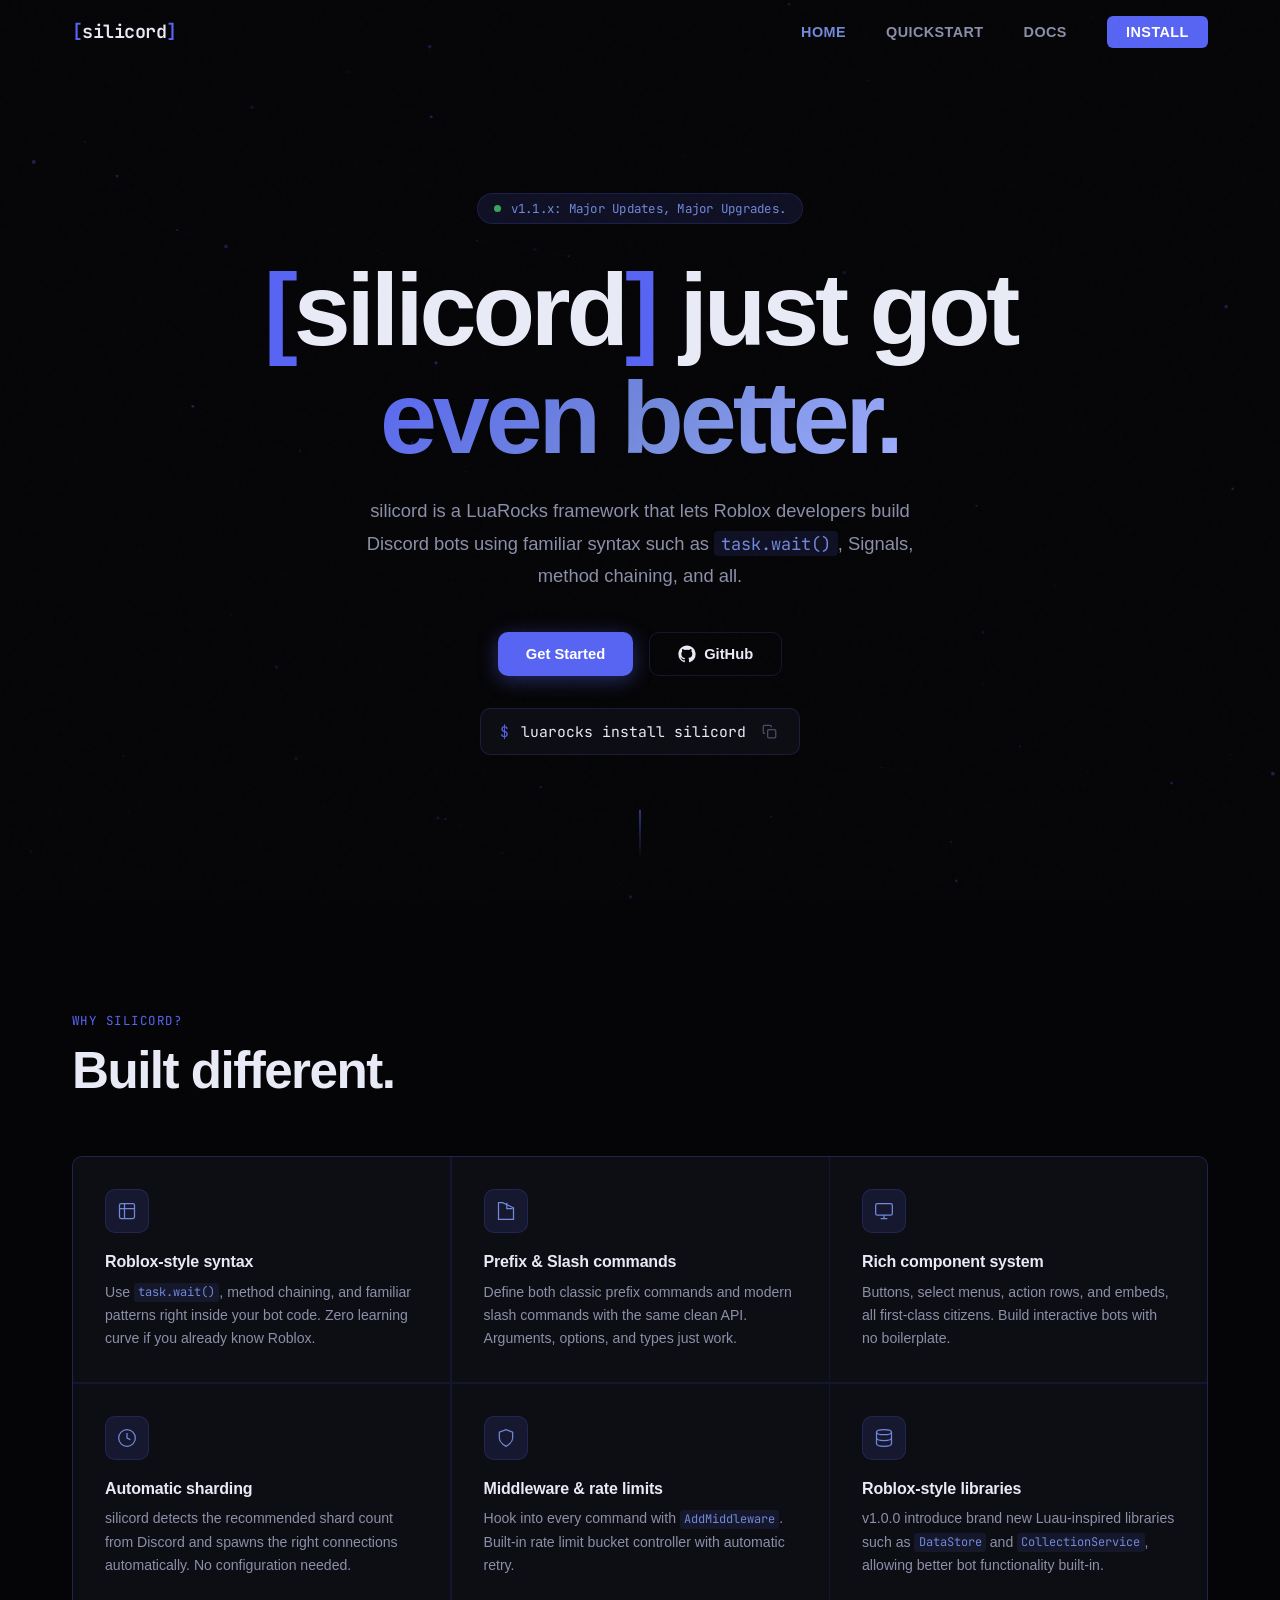
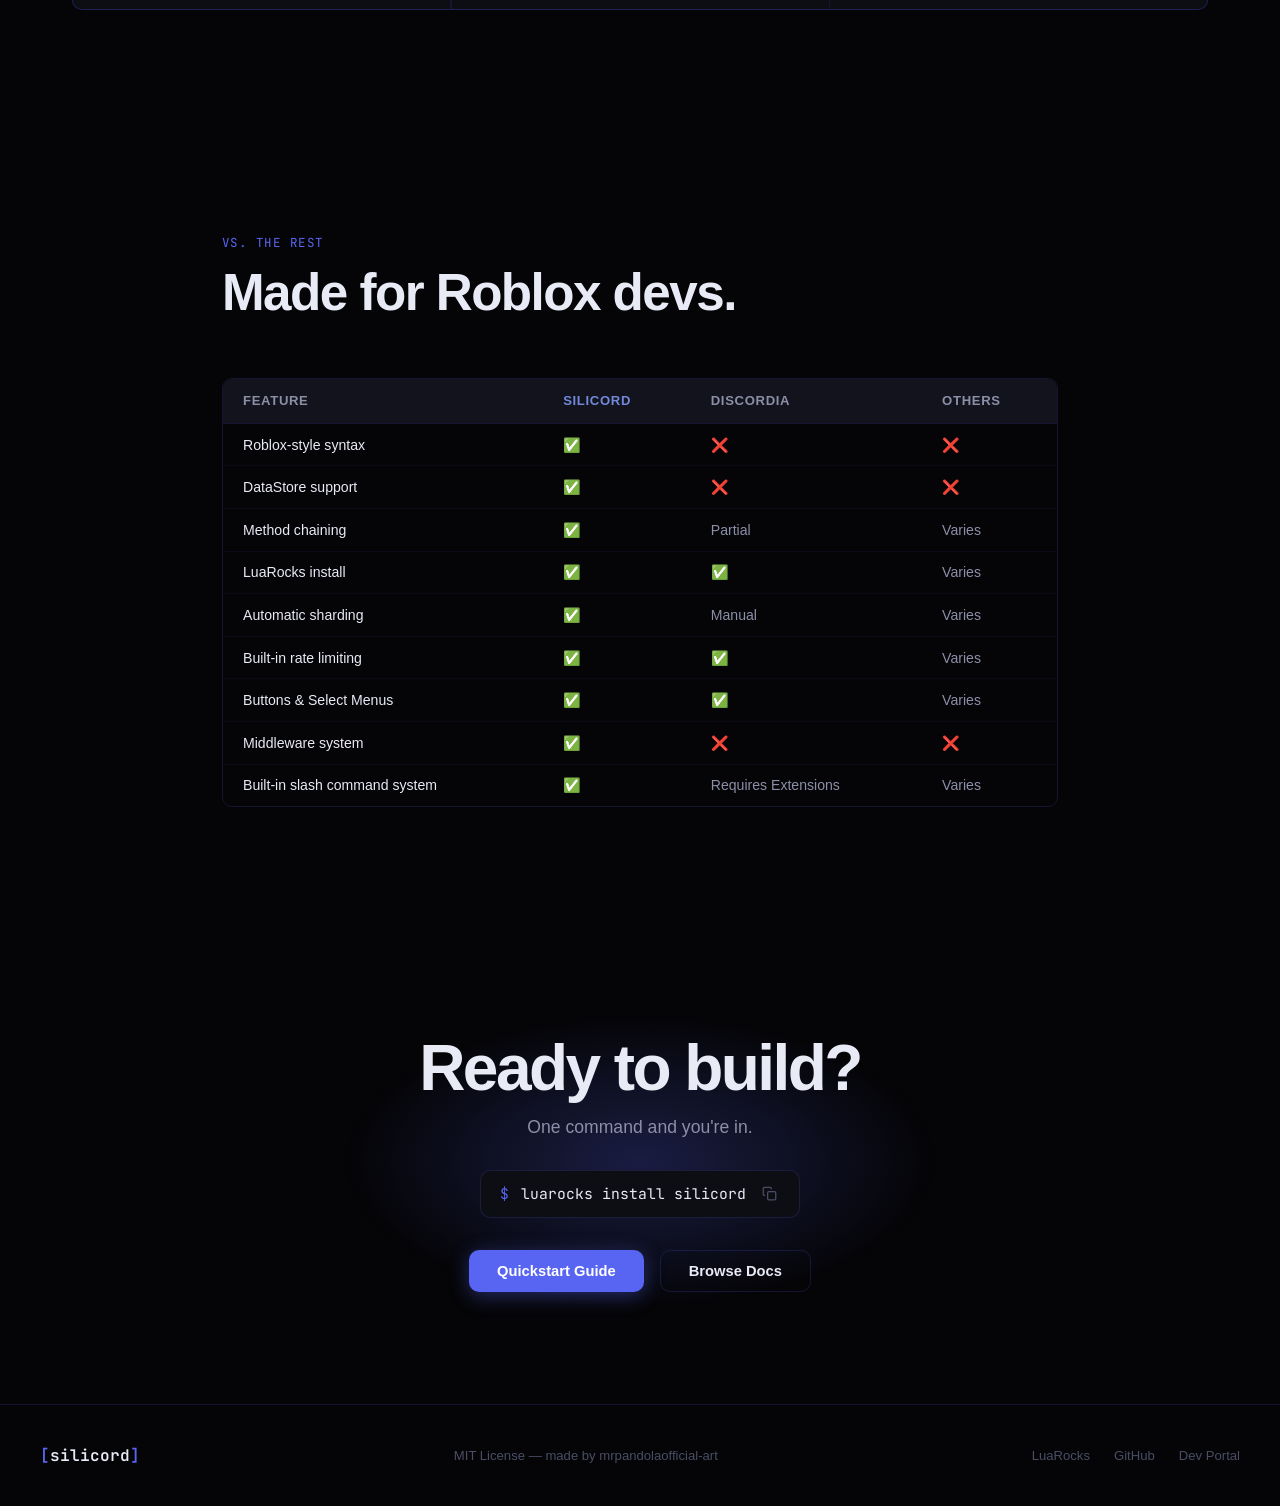
<file: index.html>
<!DOCTYPE html>
<html lang="en">
<head>
  <meta charset="UTF-8" />
  <meta name="viewport" content="width=device-width, initial-scale=1.0" />
  <title>silicord — Discord bots for Roblox devs</title>
  <meta name="description" content="A brief description of what your site does.">

  <meta property="og:type" content="website">
  <meta property="og:url" content="https://silicord.github.io/">
  <meta property="og:title" content="silicord | Discord bots for Roblox devs">
  <meta property="og:description" content="Silicord is a LuaRocks framework that lets Roblox developers build Discord bots using familiar syntax such as task.wait(), Signals, method chaining, and all.">
  <meta property="og:image" content="https://silicord.github.io/[silicord].png">
  <meta name="theme-color" content="#5B68EE">
  <meta name="twitter:card" content="summary_large_image">
  <meta name="twitter:url" content="https://silicord.github.io/">
  <meta name="twitter:title" content="silicord | Discord bots for Roblox devs">
  <meta name="twitter:description" content="Silicord is a LuaRocks framework that lets Roblox developers build Discord bots using familiar syntax such as task.wait(), Signals, method chaining, and all.">
  <meta name="twitter:image" content="https://silicord.github.io/[silicord].png">
  <link rel="icon" type="image/png" href="favicon.png">
  <link rel="preconnect" href="https://fonts.googleapis.com" />
  <link rel="preconnect" href="https://fonts.gstatic.com" crossorigin />
<link href="https://fonts.googleapis.com/css2?family=JetBrains+Mono:ital,wght@0,100..800;1,100..800&display=swap" rel="stylesheet">
  <link rel="stylesheet" href="css/style.css" />
</head>
<body>
  <canvas id="bg-canvas"></canvas>
  <div class="noise"></div>

  <nav class="nav" id="nav">
    <div class="nav-inner">
      <a href="index.html" class="nav-logo">
        <span class="logo-bracket">[</span>silicord<span class="logo-bracket">]</span>
      </a>
      <ul class="nav-links">
        <li><a href="index.html" class="nav-active">Home</a></li>
        <li><a href="quickstart.html">Quickstart</a></li>
        <li><a href="docs.html">Docs</a></li>
        <li><a href="https://luarocks.org/modules/mrpandolaofficial-art/silicord" target="_blank" class="nav-cta">Install</a></li>
      </ul>
      <button class="hamburger" id="hamburger" aria-label="Menu">
        <span></span><span></span><span></span>
      </button>
    </div>
    <div class="mobile-menu" id="mobile-menu">
      <a href="index.html">Home</a>
      <a href="quickstart.html">Quickstart</a>
      <a href="docs.html">Docs</a>
      <a href="https://luarocks.org/modules/mrpandolaofficial-art/silicord" target="_blank">Install</a>
    </div>
  </nav>

  <!-- HERO -->
  <section class="hero" id="hero">
    <div class="hero-badge reveal">
      <span class="badge-dot"></span>
      v1.1.x: Major Updates, Major Upgrades.
    </div>
    <h1 class="hero-title reveal">
      <span class="logo-bracket">[</span>silicord<span class="logo-bracket">]</span> just got<br />
      <span class="gradient-text">even better.</span>
    </h1>
    <p class="hero-sub reveal">
      silicord is a LuaRocks framework that lets Roblox developers build
      Discord bots using familiar syntax such as <code>task.wait()</code>, Signals,
      method chaining, and all.
    </p>
    <div class="hero-actions reveal">
      <a href="quickstart.html" class="btn btn-primary">Get Started</a>
      <a href="https://github.com/mrpandolaofficial-art/silicord" target="_blank" class="btn btn-ghost">
        <svg width="18" height="18" viewBox="0 0 24 24" fill="currentColor">
          <path d="M12 .5C5.65.5.5 5.65.5 12a11.5 11.5 0 0 0 7.86 10.94c.57.1.78-.25.78-.55v-1.93C5.73 21.1 5.06 19 5.06 19c-.52-1.32-1.27-1.67-1.27-1.67-1.04-.71.08-.7.08-.7 1.15.08 1.75 1.18 1.75 1.18 1.02 1.75 2.67 1.24 3.32.95.1-.74.4-1.24.72-1.53-2.54-.29-5.21-1.27-5.21-5.65 0-1.25.45-2.27 1.18-3.07-.12-.29-.51-1.45.11-3.02 0 0 .96-.31 3.15 1.17a10.94 10.94 0 0 1 5.72 0c2.19-1.48 3.15-1.17 3.15-1.17.62 1.57.23 2.73.11 3.02.74.8 1.18 1.82 1.18 3.07 0 4.39-2.68 5.36-5.23 5.64.41.35.78 1.05.78 2.12v3.14c0 .3.21.66.79.55A11.5 11.5 0 0 0 23.5 12C23.5 5.65 18.35.5 12 .5z"/>
        </svg>
        GitHub
      </a>
    </div>
    <div class="hero-install reveal">
      <div class="install-box" id="install-box">
        <span class="install-prompt">$</span>
        <span class="install-cmd">luarocks install silicord</span>
        <button class="copy-btn" id="copy-btn" title="Copy">
          <svg width="15" height="15" viewBox="0 0 24 24" fill="none" stroke="currentColor" stroke-width="2">
            <rect x="9" y="9" width="13" height="13" rx="2"/>
            <path d="M5 15H4a2 2 0 0 1-2-2V4a2 2 0 0 1 2-2h9a2 2 0 0 1 2 2v1"/>
          </svg>
        </button>
      </div>
    </div>
    <div class="hero-scroll-hint">
      <div class="scroll-line"></div>
    </div>
  </section>

  <!-- FEATURES -->
  <section class="features" id="features">
    <div class="section-label reveal">Why silicord?</div>
    <h2 class="section-title reveal">Built different.</h2>
    <div class="features-grid">

      <div class="feature-card reveal" data-delay="0">
        <div class="feature-icon">
          <svg viewBox="0 0 24 24" fill="none" stroke="currentColor" stroke-width="1.5">
            <path d="M9 3H5a2 2 0 0 0-2 2v4m6-6h10a2 2 0 0 1 2 2v4M9 3v18m0 0h10a2 2 0 0 0 2-2V9M9 21H5a2 2 0 0 1-2-2V9m0 0h18"/>
          </svg>
        </div>
        <h3>Roblox-style syntax</h3>
        <p>Use <code>task.wait()</code>, method chaining, and familiar patterns right inside your bot code. Zero learning curve if you already know Roblox.</p>
      </div>

      <div class="feature-card reveal" data-delay="100">
        <div class="feature-icon">
          <svg viewBox="0 0 24 24" fill="none" stroke="currentColor" stroke-width="1.5">
            <polyline points="13 2 13 9 20 9"/><polygon points="7.86 2 3 2 3 22 21 22 21 8.14"/>
          </svg>
        </div>
        <h3>Prefix &amp; Slash commands</h3>
        <p>Define both classic prefix commands and modern slash commands with the same clean API. Arguments, options, and types just work.</p>
      </div>

      <div class="feature-card reveal" data-delay="200">
        <div class="feature-icon">
          <svg viewBox="0 0 24 24" fill="none" stroke="currentColor" stroke-width="1.5">
            <rect x="2" y="3" width="20" height="14" rx="2"/><path d="M8 21h8M12 17v4"/>
          </svg>
        </div>
        <h3>Rich component system</h3>
        <p>Buttons, select menus, action rows, and embeds, all first-class citizens. Build interactive bots with no boilerplate.</p>
      </div>

      <div class="feature-card reveal" data-delay="300">
        <div class="feature-icon">
          <svg viewBox="0 0 24 24" fill="none" stroke="currentColor" stroke-width="1.5">
            <circle cx="12" cy="12" r="10"/><path d="M12 6v6l4 2"/>
          </svg>
        </div>
        <h3>Automatic sharding</h3>
        <p>silicord detects the recommended shard count from Discord and spawns the right connections automatically. No configuration needed.</p>
      </div>

      <div class="feature-card reveal" data-delay="400">
        <div class="feature-icon">
          <svg viewBox="0 0 24 24" fill="none" stroke="currentColor" stroke-width="1.5">
            <path d="M12 22s8-4 8-10V5l-8-3-8 3v7c0 6 8 10 8 10z"/>
          </svg>
        </div>
        <h3>Middleware &amp; rate limits</h3>
        <p>Hook into every command with <code>AddMiddleware</code>. Built-in rate limit bucket controller with automatic retry.</p>
      </div>

      <div class="feature-card reveal" data-delay="500">
        <div class="feature-icon">
          <svg viewBox="0 0 24 24" fill="none" stroke="currentColor" stroke-width="1.5">
            <ellipse cx="12" cy="5" rx="9" ry="3"/><path d="M21 12c0 1.66-4 3-9 3s-9-1.34-9-3"/><path d="M3 5v14c0 1.66 4 3 9 3s9-1.34 9-3V5"/>
          </svg>
        </div>
        <h3>Roblox-style libraries</h3>
        <p>v1.0.0 introduce brand new Luau-inspired libraries such as <code>DataStore</code> and <code>CollectionService</code>, allowing better bot functionality built-in.</p>
      </div>

    </div>
  </section>

  <!-- COMPARE -->
  <section class="compare">
    <div class="section-label reveal">vs. the rest</div>
    <h2 class="section-title reveal">Made for Roblox devs.</h2>
    <div class="compare-table reveal">
      <table>
        <thead>
          <tr>
            <th>Feature</th>
            <th class="highlight">silicord</th>
            <th>Discordia</th>
            <th>Others</th>
          </tr>
        </thead>
        <tbody>
          <tr><td>Roblox-style syntax</td><td class="highlight">✅</td><td>❌</td><td>❌</td></tr>
          <tr><td>DataStore support</td><td class="highlight">✅</td><td>❌</td><td>❌</td></tr>
          <tr><td>Method chaining</td><td class="highlight">✅</td><td>Partial</td><td>Varies</td></tr>
          <tr><td>LuaRocks install</td><td class="highlight">✅</td><td>✅</td><td>Varies</td></tr>
          <tr><td>Automatic sharding</td><td class="highlight">✅</td><td>Manual</td><td>Varies</td></tr>
          <tr><td>Built-in rate limiting</td><td class="highlight">✅</td><td>✅</td><td>Varies</td></tr>
          <tr><td>Buttons &amp; Select Menus</td><td class="highlight">✅</td><td>✅</td><td>Varies</td></tr>
          <tr><td>Middleware system</td><td class="highlight">✅</td><td>❌</td><td>❌</td></tr>
          <tr><td>Built-in slash command system</td><td class="highlight">✅</td><td>Requires Extensions</td><td>Varies</td></tr>
        </tbody>
      </table>
    </div>
  </section>

  <!-- CTA STRIP -->
  <section class="cta-section">
    <div class="cta-glow"></div>
    <h2 class="cta-title reveal">Ready to build?</h2>
    <p class="cta-sub reveal">One command and you're in.</p>
    <div class="cta-install reveal">
      <div class="install-box">
        <span class="install-prompt">$</span>
        <span class="install-cmd">luarocks install silicord</span>
        <button class="copy-btn copy-cta" title="Copy">
          <svg width="15" height="15" viewBox="0 0 24 24" fill="none" stroke="currentColor" stroke-width="2">
            <rect x="9" y="9" width="13" height="13" rx="2"/>
            <path d="M5 15H4a2 2 0 0 1-2-2V4a2 2 0 0 1 2-2h9a2 2 0 0 1 2 2v1"/>
          </svg>
        </button>
      </div>
    </div>
    <div class="cta-links reveal">
      <a href="quickstart.html" class="btn btn-primary">Quickstart Guide</a>
      <a href="docs.html" class="btn btn-ghost">Browse Docs</a>
    </div>
  </section>

  <footer class="footer">
    <div class="footer-inner">
      <div class="footer-logo"><span class="logo-bracket">[</span>silicord<span class="logo-bracket">]</span></div>
      <p class="footer-copy">MIT License — made by mrpandolaofficial-art</p>
      <div class="footer-links">
        <a href="https://luarocks.org/modules/mrpandolaofficial-art/silicord" target="_blank">LuaRocks</a>
        <a href="https://github.com/mrpandolaofficial-art/silicord" target="_blank">GitHub</a>
        <a href="https://discord.com/developers/applications" target="_blank">Dev Portal</a>
      </div>
    </div>
  </footer>

  <script src="js/main.js"></script>
</body>
</html>
</file>
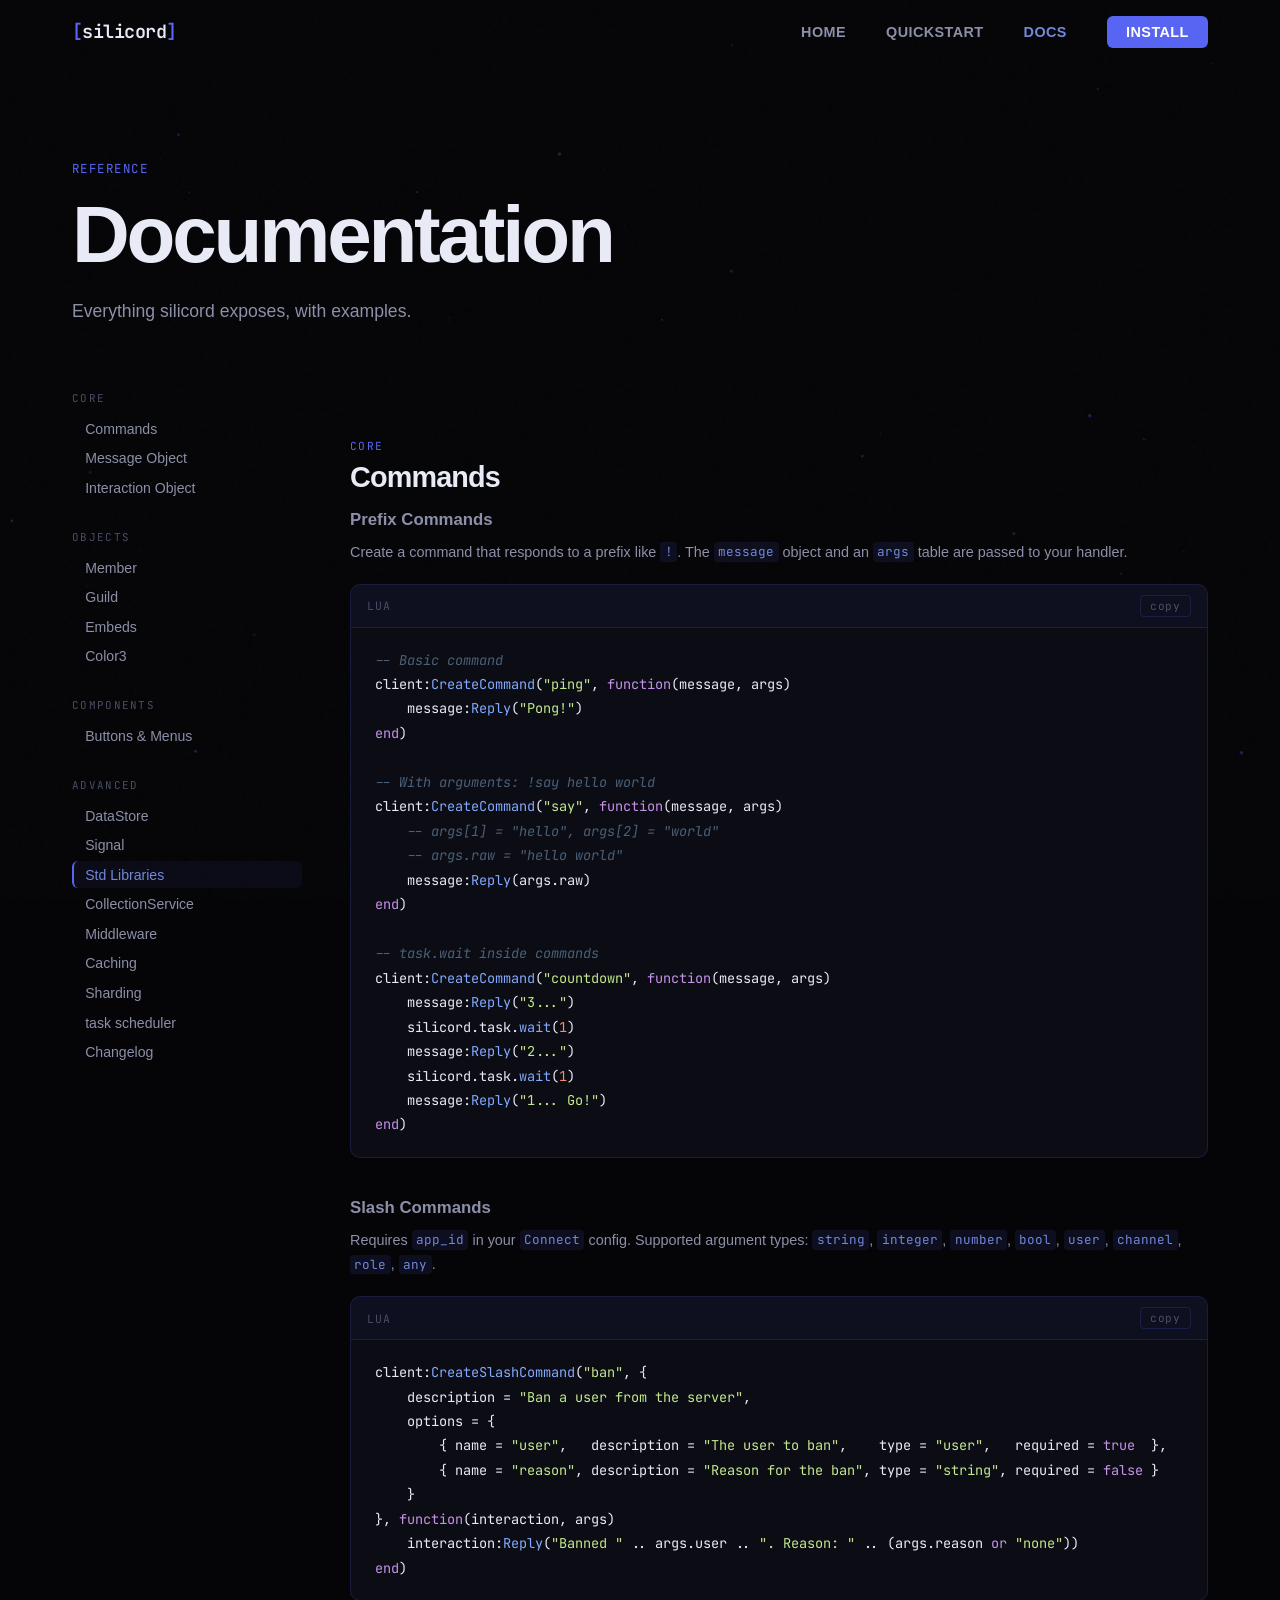
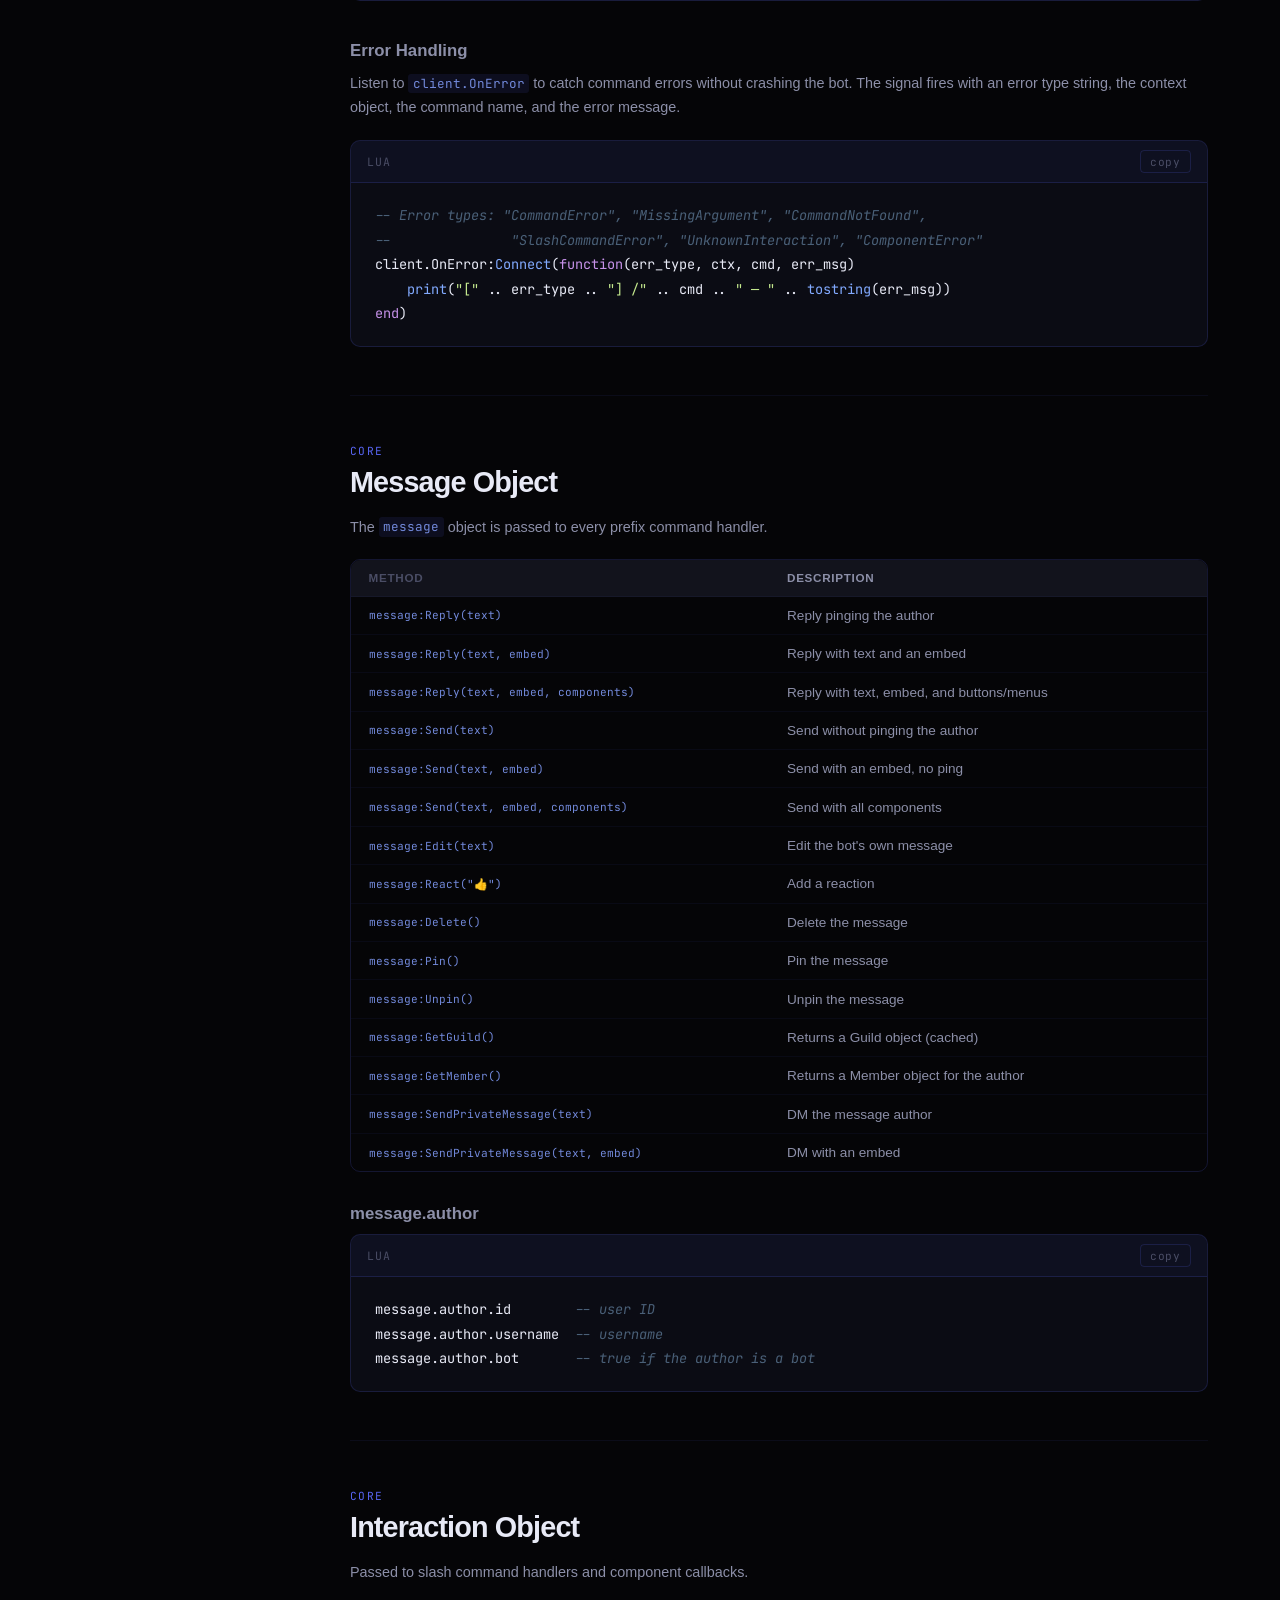
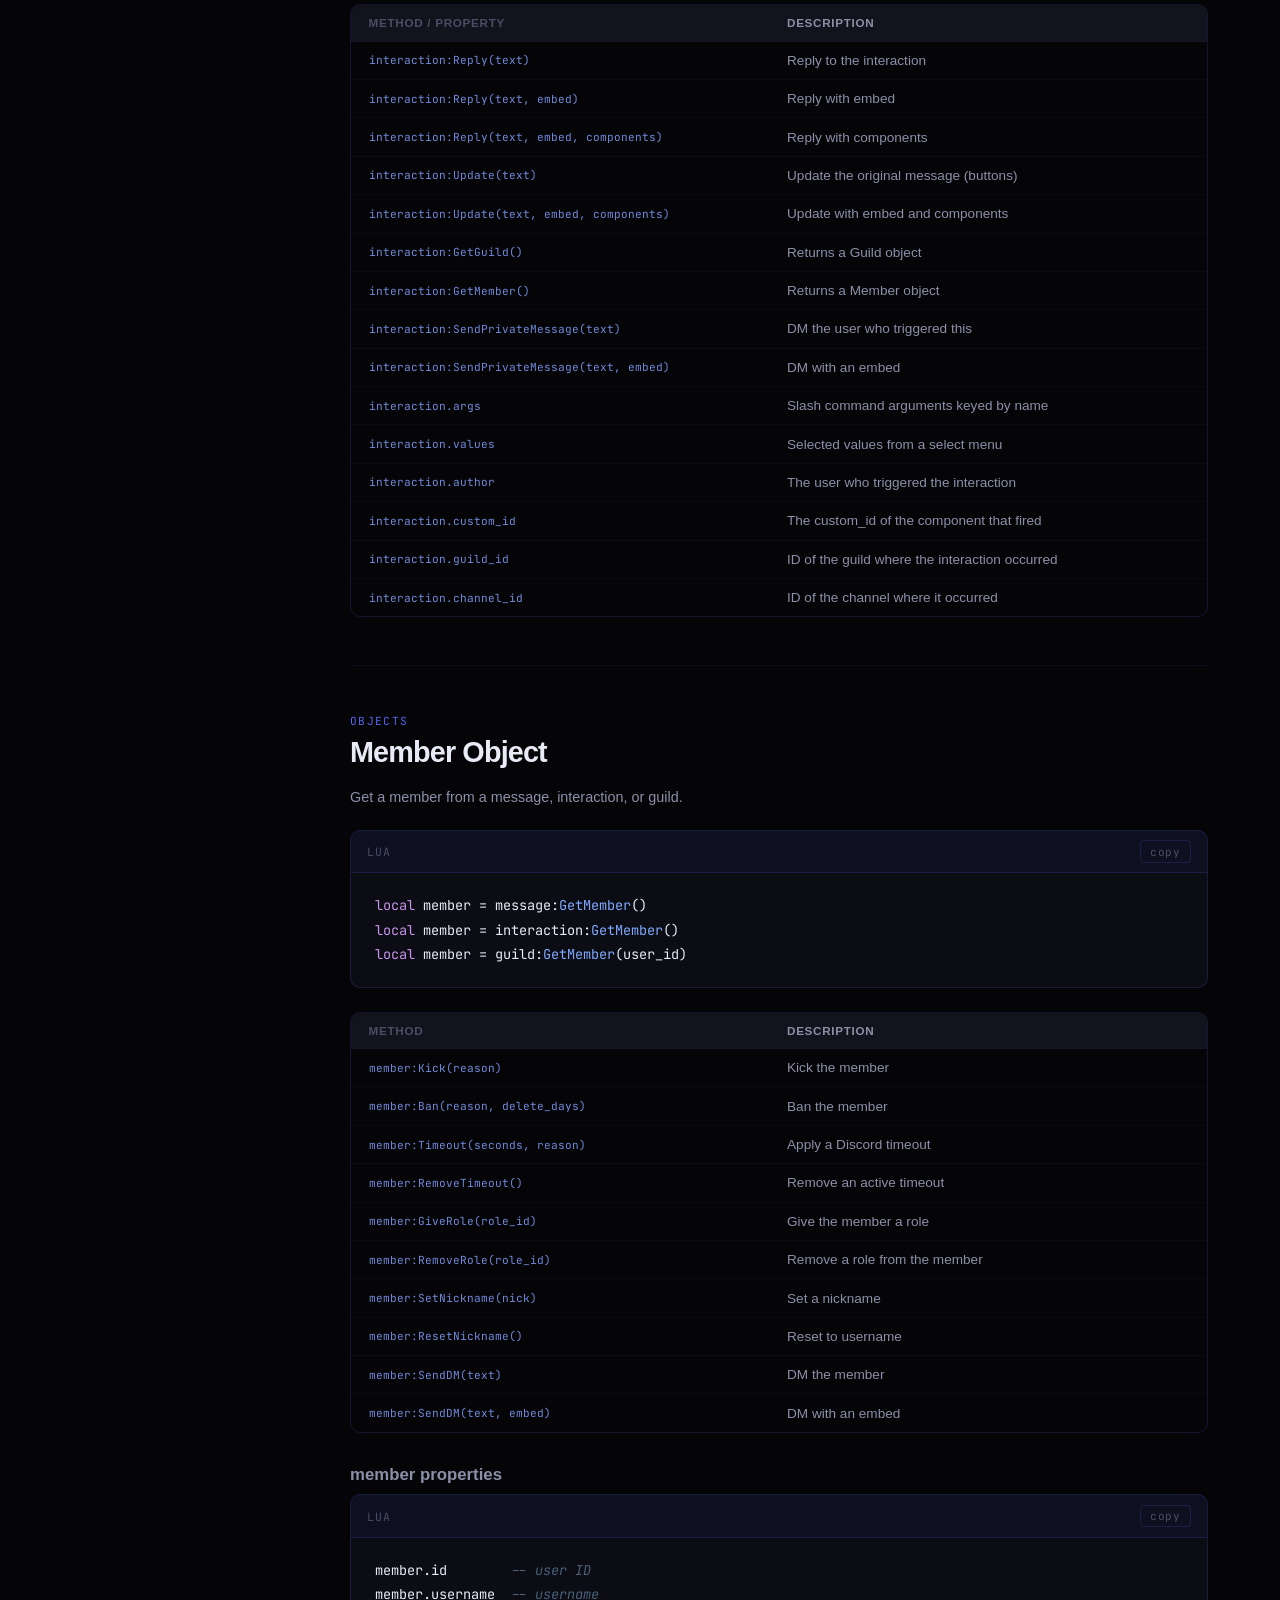
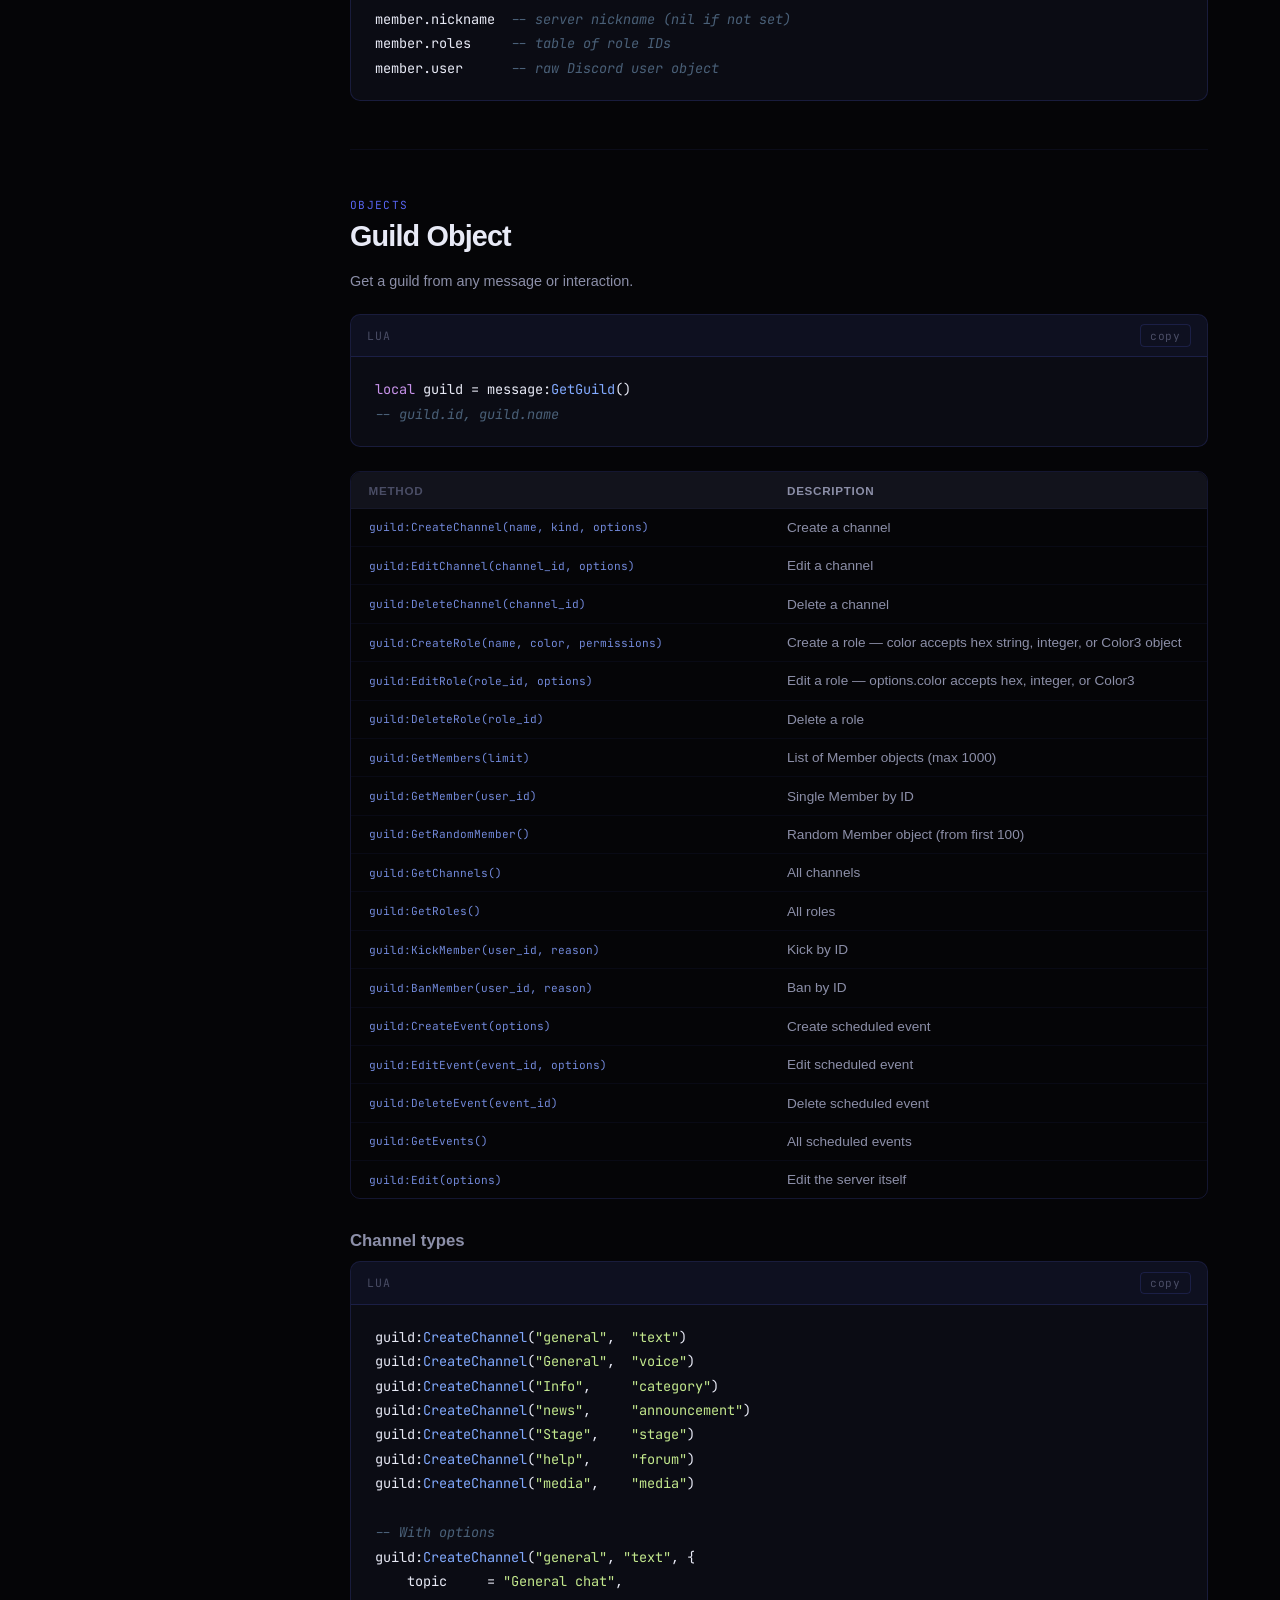
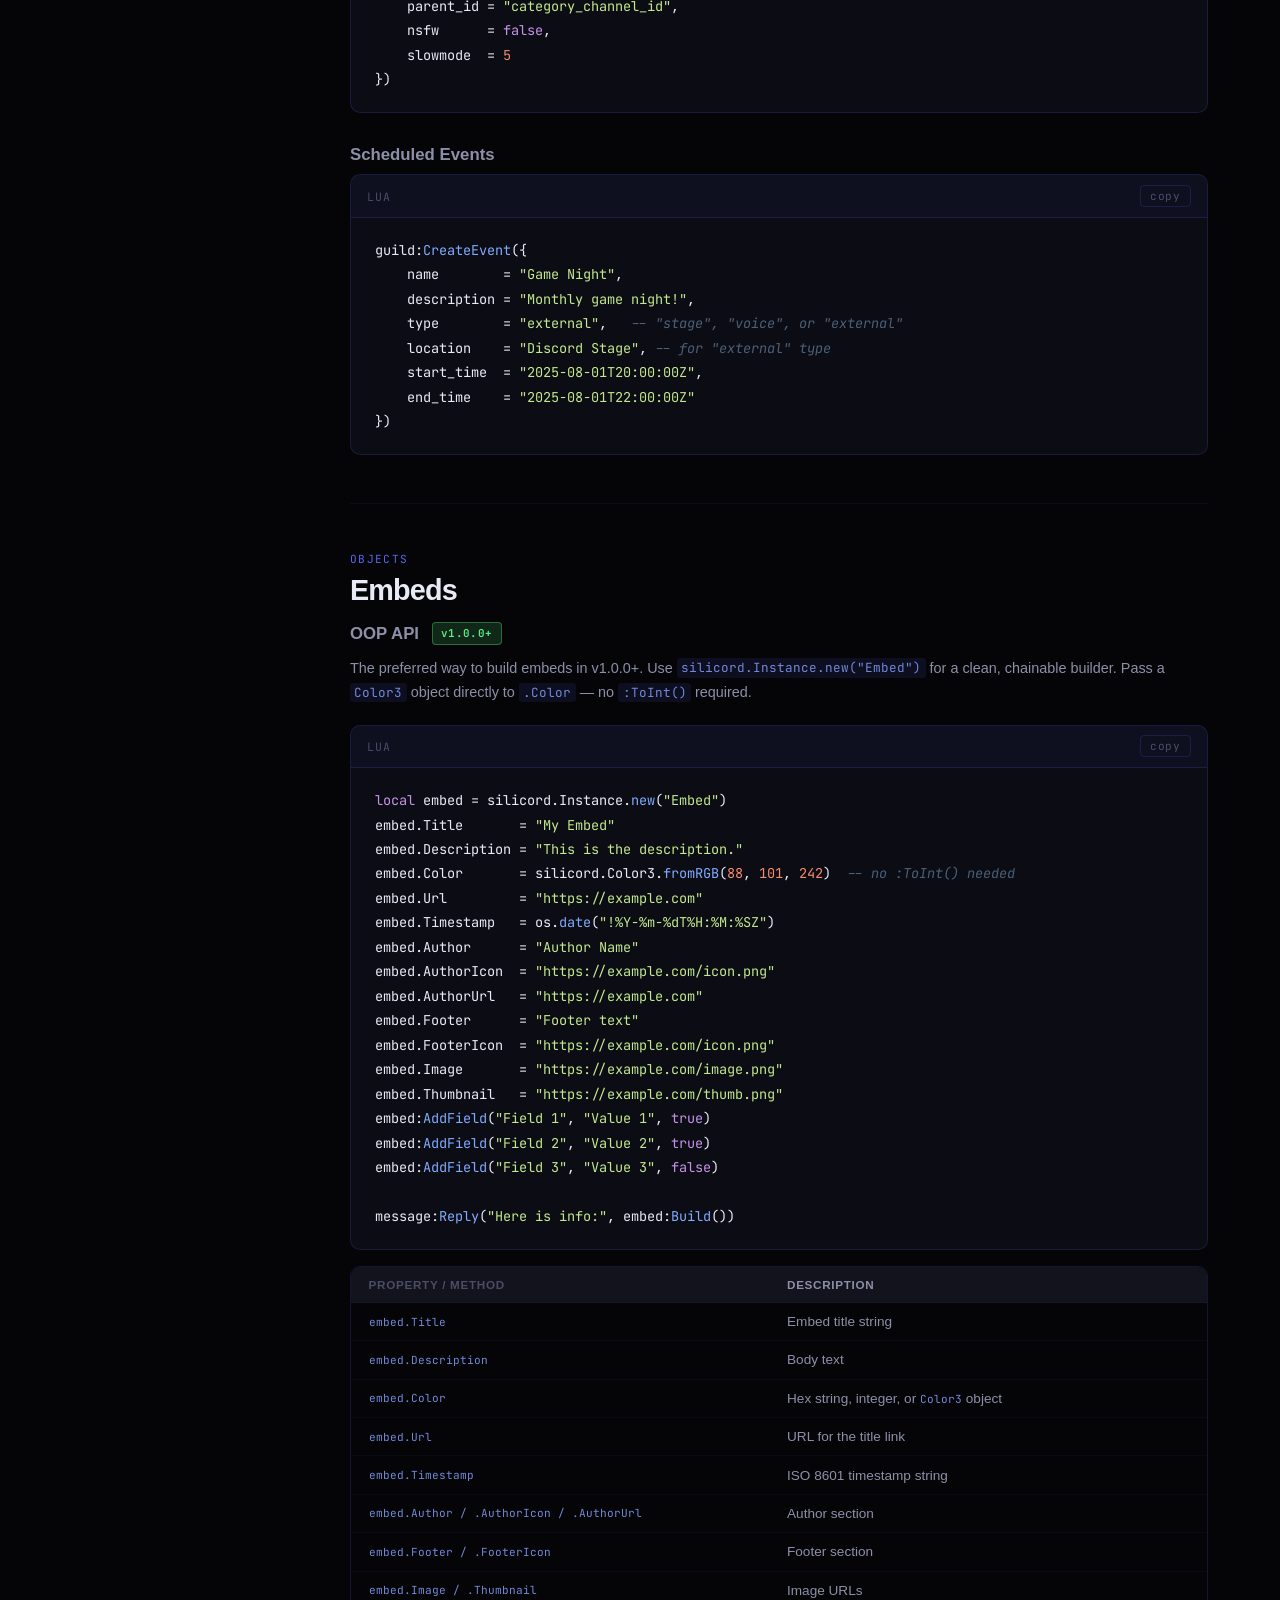
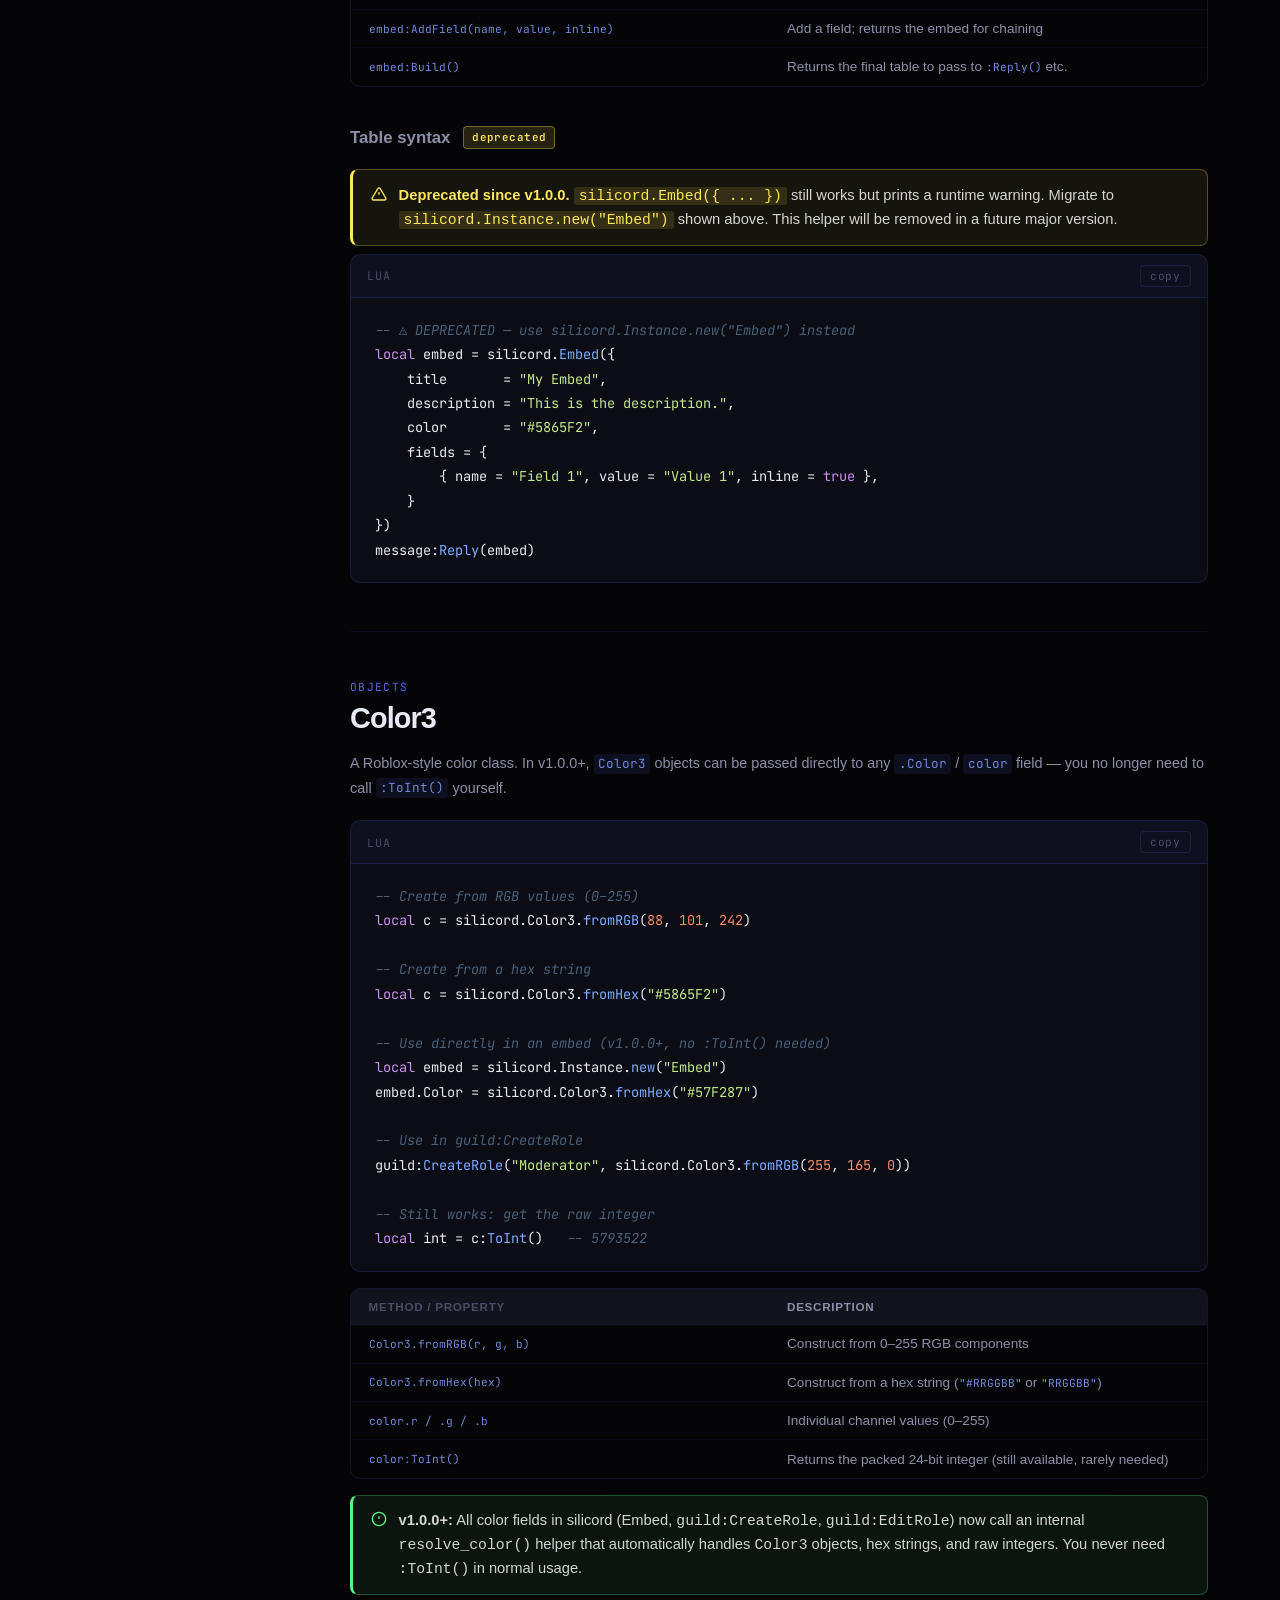
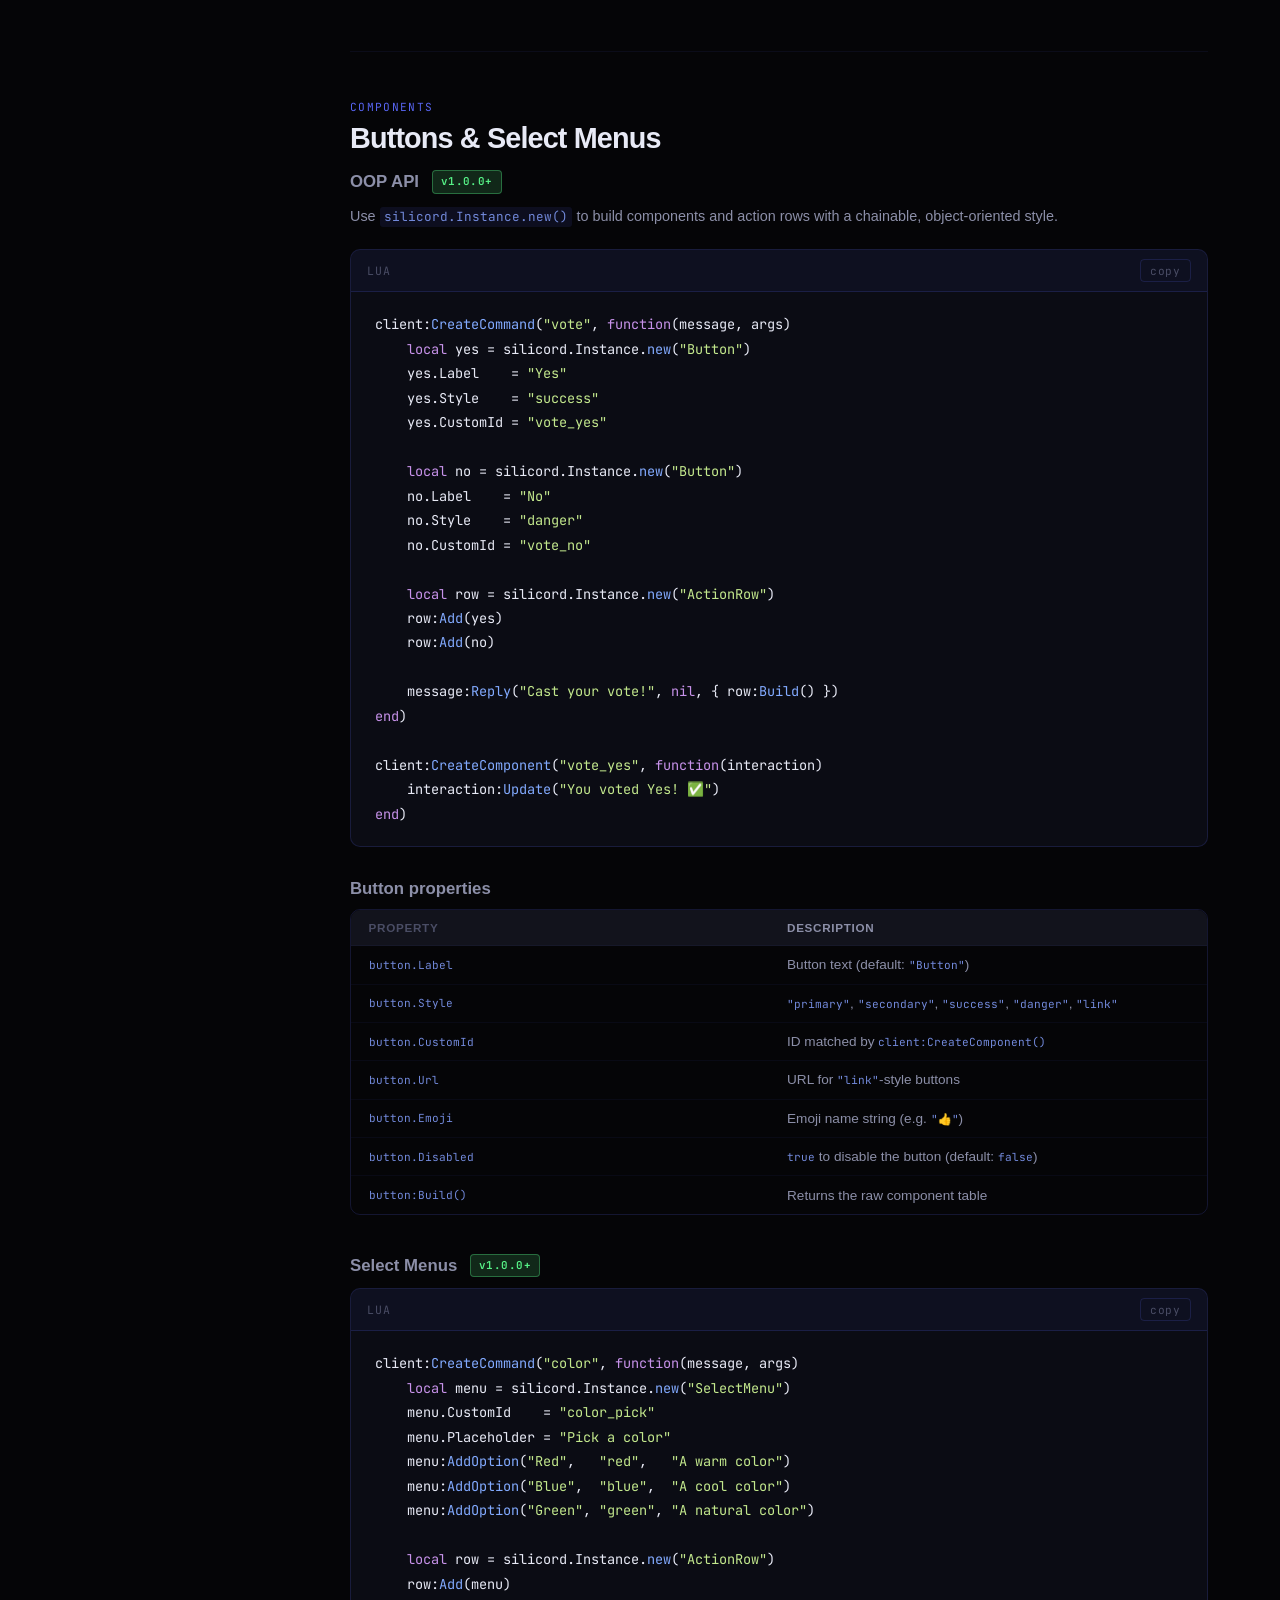
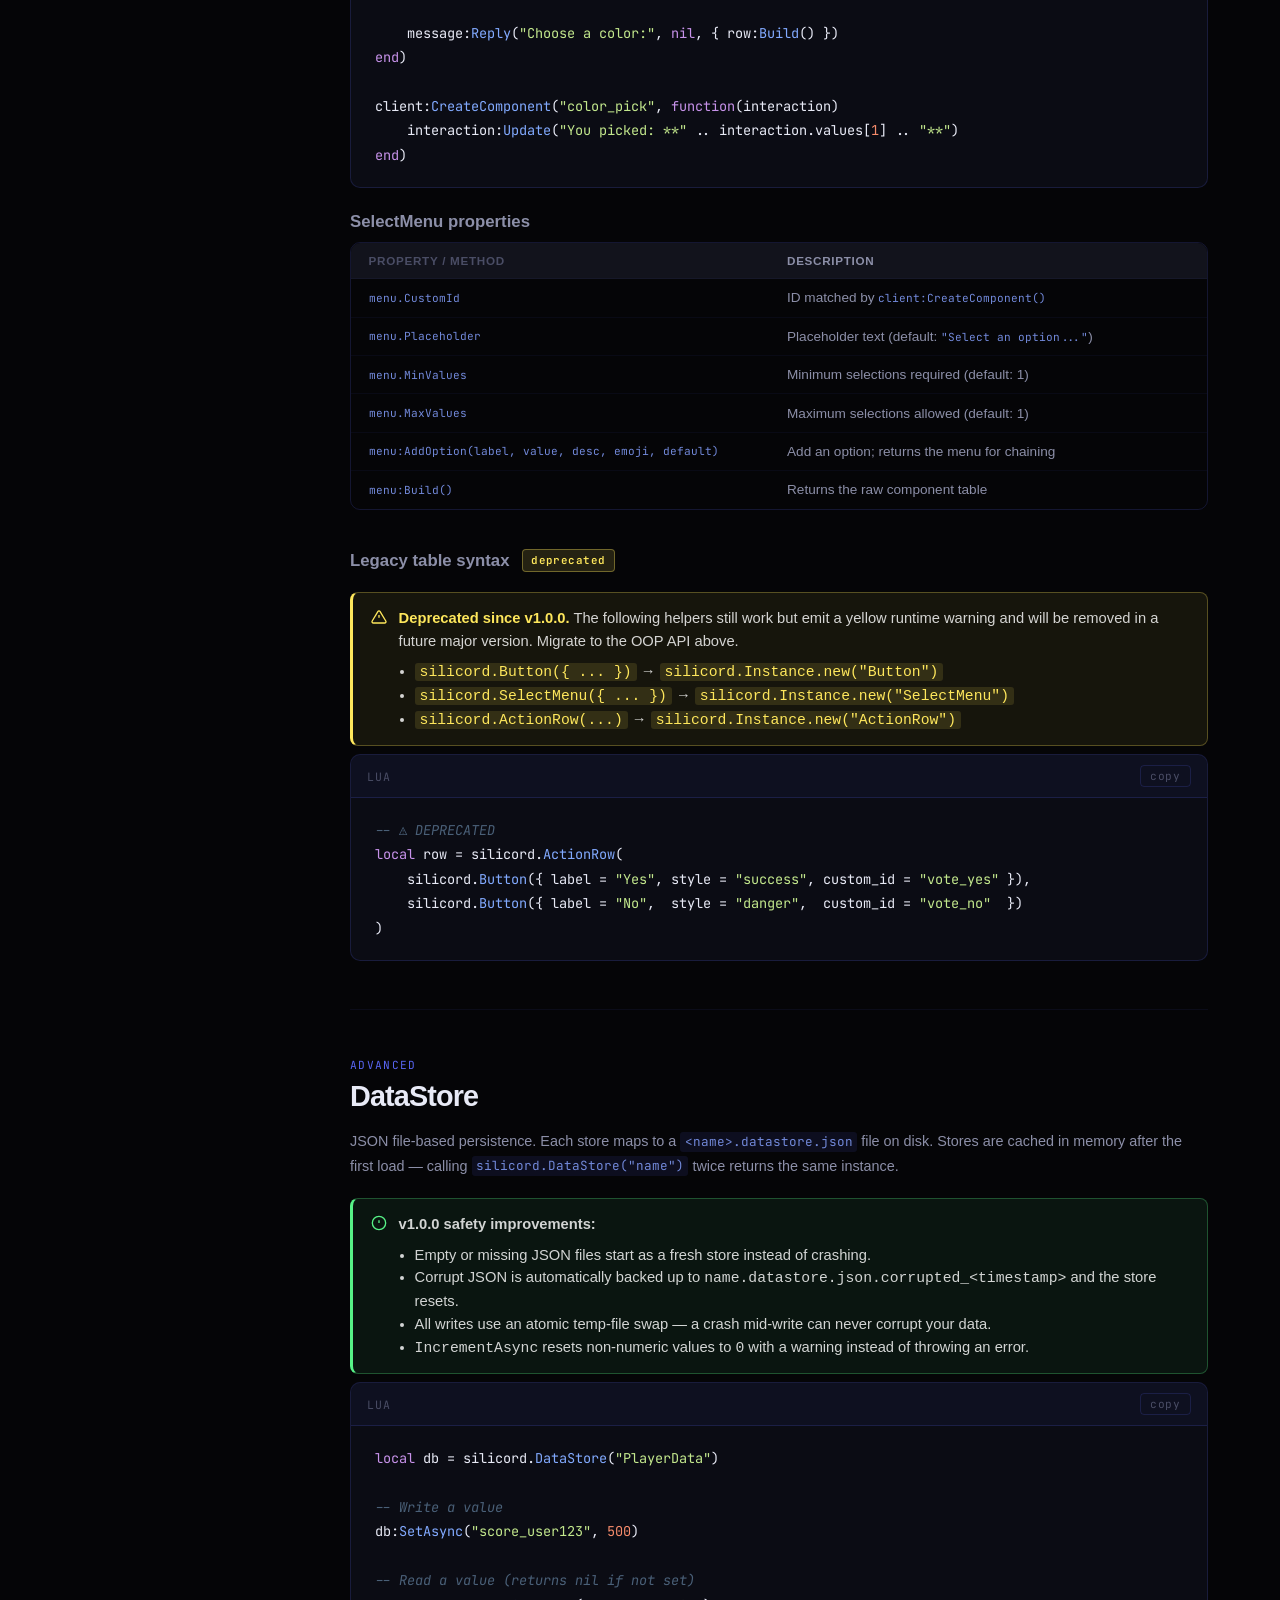
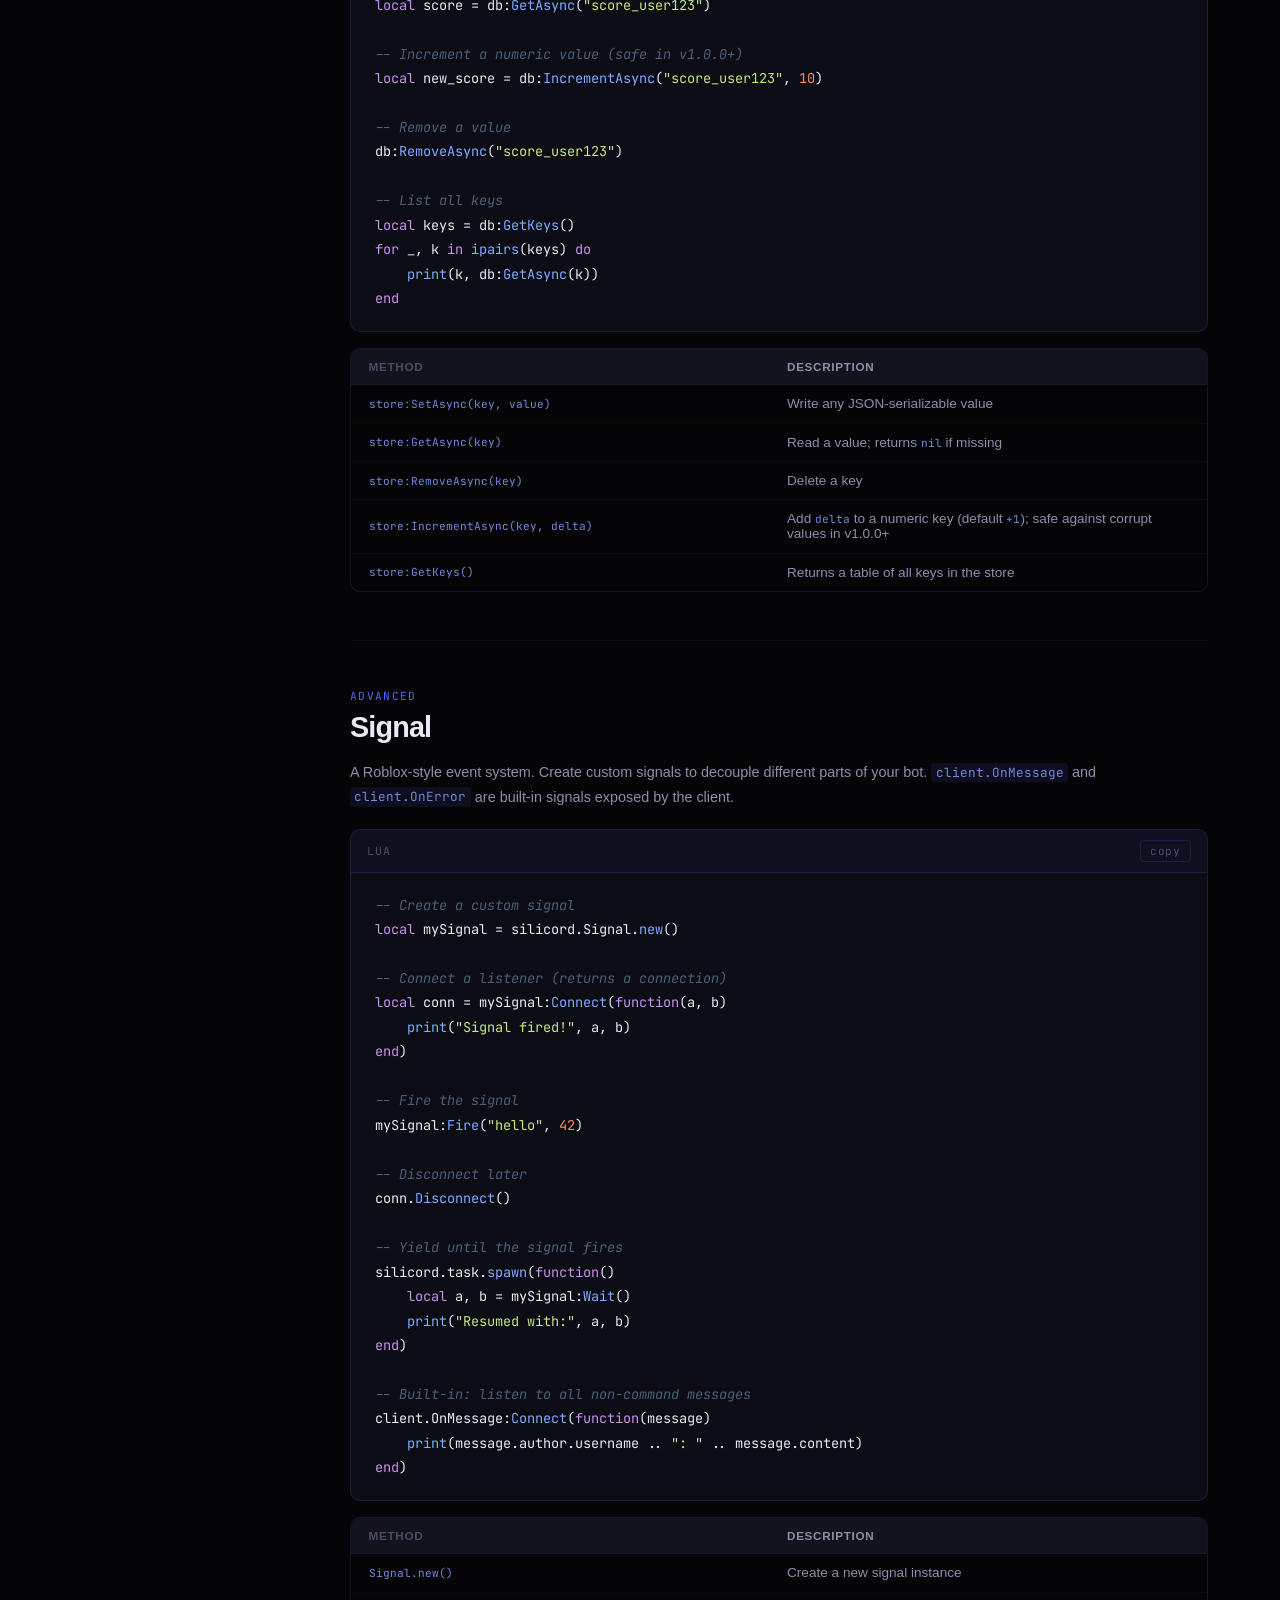
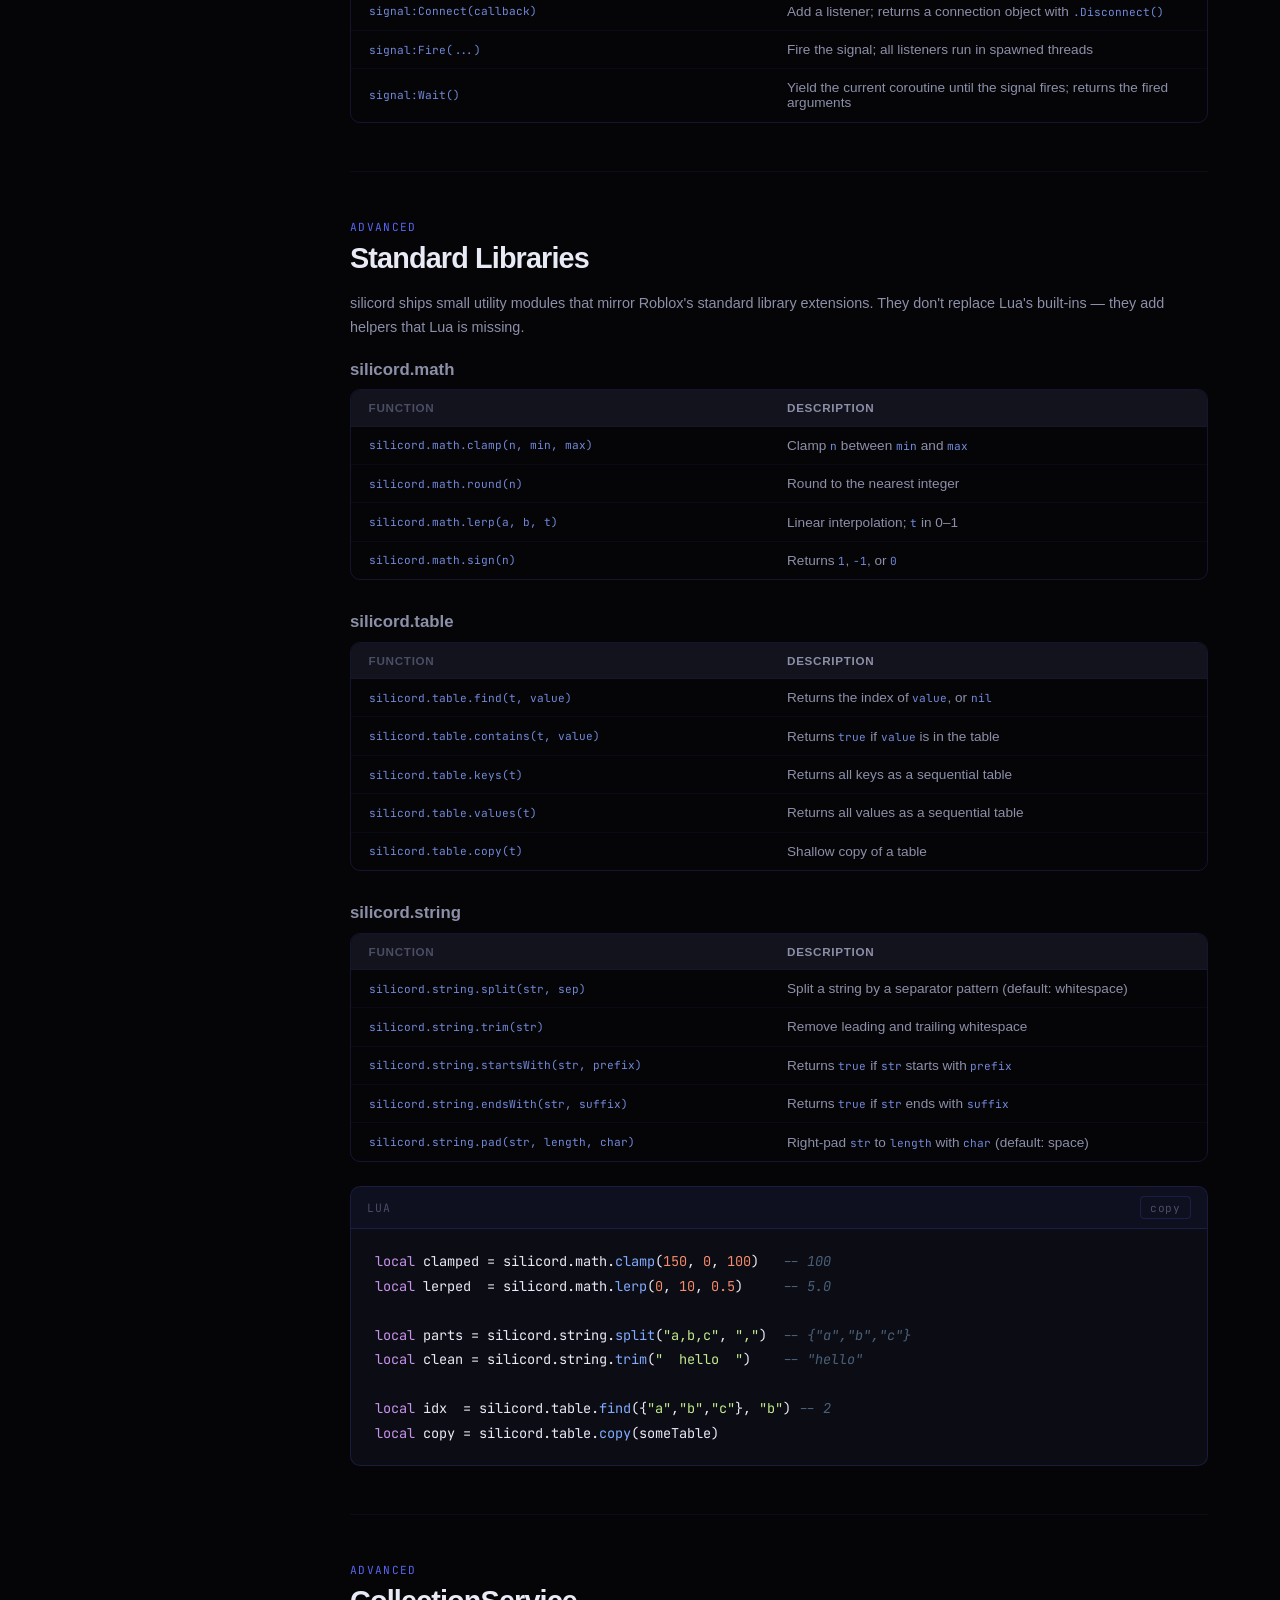
<file: docs.html>
<!DOCTYPE html>
<html lang="en">
<head>
  <meta charset="UTF-8" />
  <meta name="viewport" content="width=device-width, initial-scale=1.0" />
  <title>Docs — silicord</title>
  <link rel="icon" type="image/png" href="favicon.png">
  <link rel="preconnect" href="https://fonts.googleapis.com" />
  <link rel="preconnect" href="https://fonts.gstatic.com" crossorigin />
<link href="https://fonts.googleapis.com/css2?family=JetBrains+Mono:ital,wght@0,100..800;1,100..800&display=swap" rel="stylesheet">
  <link rel="stylesheet" href="css/style.css" />
  <style>
    /* ── Version / Status badges ─────────────────────────────── */
    .badge {
      display: inline-block;
      font-family: 'JetBrains Mono', monospace;
      font-size: 0.68rem;
      font-weight: 600;
      letter-spacing: 0.04em;
      padding: 2px 8px;
      border-radius: 4px;
      vertical-align: middle;
      margin-left: 8px;
      line-height: 1.6;
      position: relative;
      top: -1px;
    }
    .badge-new {
      background: rgba(87, 242, 135, 0.15);
      color: #57f287;
      border: 1px solid rgba(87, 242, 135, 0.35);
    }
    .badge-deprecated {
      background: rgba(254, 231, 92, 0.13);
      color: #fee75c;
      border: 1px solid rgba(254, 231, 92, 0.35);
    }

    /* ── Deprecated block callout ────────────────────────────── */
    .deprecated-box {
      display: flex;
      gap: 0.75rem;
      align-items: flex-start;
      background: rgba(254, 231, 92, 0.07);
      border: 1px solid rgba(254, 231, 92, 0.28);
      border-left: 3px solid #fee75c;
      border-radius: 8px;
      padding: 0.85rem 1.1rem;
      margin: 1.2rem 0 0.5rem;
      font-size: 0.92rem;
      color: rgba(255,255,255,0.82);
      line-height: 1.55;
    }
    .deprecated-box svg { flex-shrink: 0; margin-top: 2px; color: #fee75c; }
    .deprecated-box code { color: #fee75c; background: rgba(254,231,92,0.12); padding: 1px 5px; border-radius: 3px; }
    .deprecated-box strong { color: #fee75c; }

    /* ── v1.0.0 new-feature callout ─────────────────────────── */
    .new-box {
      display: flex;
      gap: 0.75rem;
      align-items: flex-start;
      background: rgba(87, 242, 135, 0.07);
      border: 1px solid rgba(87, 242, 135, 0.28);
      border-left: 3px solid #57f287;
      border-radius: 8px;
      padding: 0.85rem 1.1rem;
      margin: 1.2rem 0 0.5rem;
      font-size: 0.92rem;
      color: rgba(255,255,255,0.82);
      line-height: 1.55;
    }
    .new-box svg { flex-shrink: 0; margin-top: 2px; color: #57f287; }

    /* ── method-row badge alignment ─────────────────────────── */
    .method-row > div:first-child { display: flex; align-items: center; flex-wrap: wrap; gap: 4px; }
  </style>
</head>
<body>
  <canvas id="bg-canvas"></canvas>
  <div class="noise"></div>

  <nav class="nav" id="nav">
    <div class="nav-inner">
      <a href="index.html" class="nav-logo">
        <span class="logo-bracket">[</span>silicord<span class="logo-bracket">]</span>
      </a>
      <ul class="nav-links">
        <li><a href="index.html">Home</a></li>
        <li><a href="quickstart.html">Quickstart</a></li>
        <li><a href="docs.html" class="nav-active">Docs</a></li>
        <li><a href="https://luarocks.org/modules/mrpandolaofficial-art/silicord" target="_blank" class="nav-cta">Install</a></li>
      </ul>
      <button class="hamburger" id="hamburger" aria-label="Menu">
        <span></span><span></span><span></span>
      </button>
    </div>
    <div class="mobile-menu" id="mobile-menu">
      <a href="index.html">Home</a>
      <a href="quickstart.html">Quickstart</a>
      <a href="docs.html">Docs</a>
      <a href="https://luarocks.org/modules/mrpandolaofficial-art/silicord" target="_blank">Install</a>
    </div>
  </nav>

  <!-- PAGE HERO -->
  <section class="page-hero">
    <div class="section-label reveal">Reference</div>
    <h1 class="page-title reveal">Documentation</h1>
    <p class="page-sub reveal">Everything silicord exposes, with examples.</p>
  </section>

  <!-- DOCS LAYOUT -->
  <div class="docs-layout">

    <!-- SIDEBAR -->
    <aside class="docs-sidebar" id="docs-sidebar">
      <nav class="sidebar-nav">
        <div class="sidebar-group">
          <div class="sidebar-group-label">Core</div>
          <a href="#commands" class="sidebar-link">Commands</a>
          <a href="#message" class="sidebar-link">Message Object</a>
          <a href="#interaction" class="sidebar-link">Interaction Object</a>
        </div>
        <div class="sidebar-group">
          <div class="sidebar-group-label">Objects</div>
          <a href="#member" class="sidebar-link">Member</a>
          <a href="#guild" class="sidebar-link">Guild</a>
          <a href="#embeds" class="sidebar-link">Embeds</a>
          <a href="#color3" class="sidebar-link">Color3</a>
        </div>
        <div class="sidebar-group">
          <div class="sidebar-group-label">Components</div>
          <a href="#components" class="sidebar-link">Buttons &amp; Menus</a>
        </div>
        <div class="sidebar-group">
          <div class="sidebar-group-label">Advanced</div>
          <a href="#datastore" class="sidebar-link">DataStore</a>
          <a href="#signal" class="sidebar-link">Signal</a>
          <a href="#stdlib" class="sidebar-link">Std Libraries</a>
          <a href="#collection" class="sidebar-link">CollectionService</a>
          <a href="#middleware" class="sidebar-link">Middleware</a>
          <a href="#caching" class="sidebar-link">Caching</a>
          <a href="#sharding" class="sidebar-link">Sharding</a>
          <a href="#task" class="sidebar-link">task scheduler</a>
          <a href="#changelog" class="sidebar-link">Changelog</a>
        </div>
      </nav>
    </aside>

    <!-- MAIN CONTENT -->
    <main class="docs-main">

      <!-- ═══════════════════════════════════════════════════════
           COMMANDS
      ════════════════════════════════════════════════════════ -->
      <section class="doc-section" id="commands">
        <div class="doc-section-label">Core</div>
        <h2 class="doc-section-title">Commands</h2>

        <h3 class="doc-sub">Prefix Commands</h3>
        <p class="doc-p">Create a command that responds to a prefix like <code>!</code>. The <code>message</code> object and an <code>args</code> table are passed to your handler.</p>
        <div class="code-block">
          <div class="code-header"><span class="code-lang">lua</span><button class="copy-code" data-code='-- Basic command
client:CreateCommand("ping", function(message, args)
    message:Reply("Pong!")
end)

-- With arguments: !say hello world
client:CreateCommand("say", function(message, args)
    -- args[1] = "hello", args[2] = "world"
    -- args.raw = "hello world"
    message:Reply(args.raw)
end)

-- task.wait inside commands
client:CreateCommand("countdown", function(message, args)
    message:Reply("3...")
    silicord.task.wait(1)
    message:Reply("2...")
    silicord.task.wait(1)
    message:Reply("1... Go!")
end)'>copy</button></div>
          <pre><code class="lua"><span class="cmt">-- Basic command</span>
client:<span class="fn">CreateCommand</span>(<span class="str">"ping"</span>, <span class="kw">function</span>(message, args)
    message:<span class="fn">Reply</span>(<span class="str">"Pong!"</span>)
<span class="kw">end</span>)

<span class="cmt">-- With arguments: !say hello world</span>
client:<span class="fn">CreateCommand</span>(<span class="str">"say"</span>, <span class="kw">function</span>(message, args)
    <span class="cmt">-- args[1] = "hello", args[2] = "world"</span>
    <span class="cmt">-- args.raw = "hello world"</span>
    message:<span class="fn">Reply</span>(args.raw)
<span class="kw">end</span>)

<span class="cmt">-- task.wait inside commands</span>
client:<span class="fn">CreateCommand</span>(<span class="str">"countdown"</span>, <span class="kw">function</span>(message, args)
    message:<span class="fn">Reply</span>(<span class="str">"3..."</span>)
    silicord.task.<span class="fn">wait</span>(<span class="num">1</span>)
    message:<span class="fn">Reply</span>(<span class="str">"2..."</span>)
    silicord.task.<span class="fn">wait</span>(<span class="num">1</span>)
    message:<span class="fn">Reply</span>(<span class="str">"1... Go!"</span>)
<span class="kw">end</span>)</code></pre>
        </div>

        <h3 class="doc-sub" style="margin-top:2.5rem">Slash Commands</h3>
        <p class="doc-p">Requires <code>app_id</code> in your <code>Connect</code> config. Supported argument types: <code>string</code>, <code>integer</code>, <code>number</code>, <code>bool</code>, <code>user</code>, <code>channel</code>, <code>role</code>, <code>any</code>.</p>
        <div class="code-block">
          <div class="code-header"><span class="code-lang">lua</span><button class="copy-code" data-code='client:CreateSlashCommand("ban", {
    description = "Ban a user from the server",
    options = {
        { name = "user",   description = "The user to ban",    type = "user",   required = true  },
        { name = "reason", description = "Reason for the ban", type = "string", required = false }
    }
}, function(interaction, args)
    interaction:Reply("Banned " .. args.user .. ". Reason: " .. (args.reason or "none"))
end)'>copy</button></div>
          <pre><code class="lua">client:<span class="fn">CreateSlashCommand</span>(<span class="str">"ban"</span>, {
    description = <span class="str">"Ban a user from the server"</span>,
    options = {
        { name = <span class="str">"user"</span>,   description = <span class="str">"The user to ban"</span>,    type = <span class="str">"user"</span>,   required = <span class="kw">true</span>  },
        { name = <span class="str">"reason"</span>, description = <span class="str">"Reason for the ban"</span>, type = <span class="str">"string"</span>, required = <span class="kw">false</span> }
    }
}, <span class="kw">function</span>(interaction, args)
    interaction:<span class="fn">Reply</span>(<span class="str">"Banned "</span> .. args.user .. <span class="str">". Reason: "</span> .. (args.reason <span class="kw">or</span> <span class="str">"none"</span>))
<span class="kw">end</span>)</code></pre>
        </div>

        <h3 class="doc-sub" style="margin-top:2.5rem">Error Handling</h3>
        <p class="doc-p">Listen to <code>client.OnError</code> to catch command errors without crashing the bot. The signal fires with an error type string, the context object, the command name, and the error message.</p>
        <div class="code-block">
          <div class="code-header"><span class="code-lang">lua</span><button class="copy-code" data-code='-- Error types: "CommandError", "MissingArgument", "CommandNotFound",
--               "SlashCommandError", "UnknownInteraction", "ComponentError"
client.OnError:Connect(function(err_type, ctx, cmd, err_msg)
    print("[" .. err_type .. "] /" .. cmd .. " — " .. tostring(err_msg))
end)'>copy</button></div>
          <pre><code class="lua"><span class="cmt">-- Error types: "CommandError", "MissingArgument", "CommandNotFound",</span>
<span class="cmt">--               "SlashCommandError", "UnknownInteraction", "ComponentError"</span>
client.OnError:<span class="fn">Connect</span>(<span class="kw">function</span>(err_type, ctx, cmd, err_msg)
    <span class="fn">print</span>(<span class="str">"["</span> .. err_type .. <span class="str">"] /"</span> .. cmd .. <span class="str">" — "</span> .. <span class="fn">tostring</span>(err_msg))
<span class="kw">end</span>)</code></pre>
        </div>
      </section>

      <!-- ═══════════════════════════════════════════════════════
           MESSAGE
      ════════════════════════════════════════════════════════ -->
      <section class="doc-section" id="message">
        <div class="doc-section-label">Core</div>
        <h2 class="doc-section-title">Message Object</h2>
        <p class="doc-p">The <code>message</code> object is passed to every prefix command handler.</p>

        <div class="method-table">
          <div class="method-row header"><div>Method</div><div>Description</div></div>
          <div class="method-row"><div><code>message:Reply(text)</code></div><div>Reply pinging the author</div></div>
          <div class="method-row"><div><code>message:Reply(text, embed)</code></div><div>Reply with text and an embed</div></div>
          <div class="method-row"><div><code>message:Reply(text, embed, components)</code></div><div>Reply with text, embed, and buttons/menus</div></div>
          <div class="method-row"><div><code>message:Send(text)</code></div><div>Send without pinging the author</div></div>
          <div class="method-row"><div><code>message:Send(text, embed)</code></div><div>Send with an embed, no ping</div></div>
          <div class="method-row"><div><code>message:Send(text, embed, components)</code></div><div>Send with all components</div></div>
          <div class="method-row"><div><code>message:Edit(text)</code></div><div>Edit the bot's own message</div></div>
          <div class="method-row"><div><code>message:React("👍")</code></div><div>Add a reaction</div></div>
          <div class="method-row"><div><code>message:Delete()</code></div><div>Delete the message</div></div>
          <div class="method-row"><div><code>message:Pin()</code></div><div>Pin the message</div></div>
          <div class="method-row"><div><code>message:Unpin()</code></div><div>Unpin the message</div></div>
          <div class="method-row"><div><code>message:GetGuild()</code></div><div>Returns a Guild object (cached)</div></div>
          <div class="method-row"><div><code>message:GetMember()</code></div><div>Returns a Member object for the author</div></div>
          <div class="method-row"><div><code>message:SendPrivateMessage(text)</code></div><div>DM the message author</div></div>
          <div class="method-row"><div><code>message:SendPrivateMessage(text, embed)</code></div><div>DM with an embed</div></div>
        </div>

        <h3 class="doc-sub" style="margin-top:2rem">message.author</h3>
        <div class="code-block">
          <div class="code-header"><span class="code-lang">lua</span><button class="copy-code" data-code='message.author.id        -- user ID
message.author.username  -- username
message.author.bot       -- true if the author is a bot'>copy</button></div>
          <pre><code class="lua">message.author.id        <span class="cmt">-- user ID</span>
message.author.username  <span class="cmt">-- username</span>
message.author.bot       <span class="cmt">-- true if the author is a bot</span></code></pre>
        </div>
      </section>

      <!-- ═══════════════════════════════════════════════════════
           INTERACTION
      ════════════════════════════════════════════════════════ -->
      <section class="doc-section" id="interaction">
        <div class="doc-section-label">Core</div>
        <h2 class="doc-section-title">Interaction Object</h2>
        <p class="doc-p">Passed to slash command handlers and component callbacks.</p>
        <div class="method-table">
          <div class="method-row header"><div>Method / Property</div><div>Description</div></div>
          <div class="method-row"><div><code>interaction:Reply(text)</code></div><div>Reply to the interaction</div></div>
          <div class="method-row"><div><code>interaction:Reply(text, embed)</code></div><div>Reply with embed</div></div>
          <div class="method-row"><div><code>interaction:Reply(text, embed, components)</code></div><div>Reply with components</div></div>
          <div class="method-row"><div><code>interaction:Update(text)</code></div><div>Update the original message (buttons)</div></div>
          <div class="method-row"><div><code>interaction:Update(text, embed, components)</code></div><div>Update with embed and components</div></div>
          <div class="method-row"><div><code>interaction:GetGuild()</code></div><div>Returns a Guild object</div></div>
          <div class="method-row"><div><code>interaction:GetMember()</code></div><div>Returns a Member object</div></div>
          <div class="method-row"><div><code>interaction:SendPrivateMessage(text)</code></div><div>DM the user who triggered this</div></div>
          <div class="method-row"><div><code>interaction:SendPrivateMessage(text, embed)</code></div><div>DM with an embed</div></div>
          <div class="method-row"><div><code>interaction.args</code></div><div>Slash command arguments keyed by name</div></div>
          <div class="method-row"><div><code>interaction.values</code></div><div>Selected values from a select menu</div></div>
          <div class="method-row"><div><code>interaction.author</code></div><div>The user who triggered the interaction</div></div>
          <div class="method-row"><div><code>interaction.custom_id</code></div><div>The custom_id of the component that fired</div></div>
          <div class="method-row"><div><code>interaction.guild_id</code></div><div>ID of the guild where the interaction occurred</div></div>
          <div class="method-row"><div><code>interaction.channel_id</code></div><div>ID of the channel where it occurred</div></div>
        </div>
      </section>

      <!-- ═══════════════════════════════════════════════════════
           MEMBER
      ════════════════════════════════════════════════════════ -->
      <section class="doc-section" id="member">
        <div class="doc-section-label">Objects</div>
        <h2 class="doc-section-title">Member Object</h2>
        <p class="doc-p">Get a member from a message, interaction, or guild.</p>
        <div class="code-block">
          <div class="code-header"><span class="code-lang">lua</span><button class="copy-code" data-code='local member = message:GetMember()
local member = interaction:GetMember()
local member = guild:GetMember(user_id)'>copy</button></div>
          <pre><code class="lua"><span class="kw">local</span> member = message:<span class="fn">GetMember</span>()
<span class="kw">local</span> member = interaction:<span class="fn">GetMember</span>()
<span class="kw">local</span> member = guild:<span class="fn">GetMember</span>(user_id)</code></pre>
        </div>

        <div class="method-table" style="margin-top:1.5rem">
          <div class="method-row header"><div>Method</div><div>Description</div></div>
          <div class="method-row"><div><code>member:Kick(reason)</code></div><div>Kick the member</div></div>
          <div class="method-row"><div><code>member:Ban(reason, delete_days)</code></div><div>Ban the member</div></div>
          <div class="method-row"><div><code>member:Timeout(seconds, reason)</code></div><div>Apply a Discord timeout</div></div>
          <div class="method-row"><div><code>member:RemoveTimeout()</code></div><div>Remove an active timeout</div></div>
          <div class="method-row"><div><code>member:GiveRole(role_id)</code></div><div>Give the member a role</div></div>
          <div class="method-row"><div><code>member:RemoveRole(role_id)</code></div><div>Remove a role from the member</div></div>
          <div class="method-row"><div><code>member:SetNickname(nick)</code></div><div>Set a nickname</div></div>
          <div class="method-row"><div><code>member:ResetNickname()</code></div><div>Reset to username</div></div>
          <div class="method-row"><div><code>member:SendDM(text)</code></div><div>DM the member</div></div>
          <div class="method-row"><div><code>member:SendDM(text, embed)</code></div><div>DM with an embed</div></div>
        </div>

        <h3 class="doc-sub" style="margin-top:2rem">member properties</h3>
        <div class="code-block">
          <div class="code-header"><span class="code-lang">lua</span><button class="copy-code" data-code='member.id        -- user ID
member.username  -- username
member.nickname  -- server nickname (nil if not set)
member.roles     -- table of role IDs
member.user      -- raw Discord user object'>copy</button></div>
          <pre><code class="lua">member.id        <span class="cmt">-- user ID</span>
member.username  <span class="cmt">-- username</span>
member.nickname  <span class="cmt">-- server nickname (nil if not set)</span>
member.roles     <span class="cmt">-- table of role IDs</span>
member.user      <span class="cmt">-- raw Discord user object</span></code></pre>
        </div>
      </section>

      <!-- ═══════════════════════════════════════════════════════
           GUILD
      ════════════════════════════════════════════════════════ -->
      <section class="doc-section" id="guild">
        <div class="doc-section-label">Objects</div>
        <h2 class="doc-section-title">Guild Object</h2>
        <p class="doc-p">Get a guild from any message or interaction.</p>
        <div class="code-block">
          <div class="code-header"><span class="code-lang">lua</span><button class="copy-code" data-code='local guild = message:GetGuild()
-- guild.id, guild.name'>copy</button></div>
          <pre><code class="lua"><span class="kw">local</span> guild = message:<span class="fn">GetGuild</span>()
<span class="cmt">-- guild.id, guild.name</span></code></pre>
        </div>

        <div class="method-table" style="margin-top:1.5rem">
          <div class="method-row header"><div>Method</div><div>Description</div></div>
          <div class="method-row"><div><code>guild:CreateChannel(name, kind, options)</code></div><div>Create a channel</div></div>
          <div class="method-row"><div><code>guild:EditChannel(channel_id, options)</code></div><div>Edit a channel</div></div>
          <div class="method-row"><div><code>guild:DeleteChannel(channel_id)</code></div><div>Delete a channel</div></div>
          <div class="method-row"><div><code>guild:CreateRole(name, color, permissions)</code></div><div>Create a role — color accepts hex string, integer, or Color3 object</div></div>
          <div class="method-row"><div><code>guild:EditRole(role_id, options)</code></div><div>Edit a role — options.color accepts hex, integer, or Color3</div></div>
          <div class="method-row"><div><code>guild:DeleteRole(role_id)</code></div><div>Delete a role</div></div>
          <div class="method-row"><div><code>guild:GetMembers(limit)</code></div><div>List of Member objects (max 1000)</div></div>
          <div class="method-row"><div><code>guild:GetMember(user_id)</code></div><div>Single Member by ID</div></div>
          <div class="method-row"><div><code>guild:GetRandomMember()</code></div><div>Random Member object (from first 100)</div></div>
          <div class="method-row"><div><code>guild:GetChannels()</code></div><div>All channels</div></div>
          <div class="method-row"><div><code>guild:GetRoles()</code></div><div>All roles</div></div>
          <div class="method-row"><div><code>guild:KickMember(user_id, reason)</code></div><div>Kick by ID</div></div>
          <div class="method-row"><div><code>guild:BanMember(user_id, reason)</code></div><div>Ban by ID</div></div>
          <div class="method-row"><div><code>guild:CreateEvent(options)</code></div><div>Create scheduled event</div></div>
          <div class="method-row"><div><code>guild:EditEvent(event_id, options)</code></div><div>Edit scheduled event</div></div>
          <div class="method-row"><div><code>guild:DeleteEvent(event_id)</code></div><div>Delete scheduled event</div></div>
          <div class="method-row"><div><code>guild:GetEvents()</code></div><div>All scheduled events</div></div>
          <div class="method-row"><div><code>guild:Edit(options)</code></div><div>Edit the server itself</div></div>
        </div>

        <h3 class="doc-sub" style="margin-top:2rem">Channel types</h3>
        <div class="code-block">
          <div class="code-header"><span class="code-lang">lua</span><button class="copy-code" data-code='guild:CreateChannel("general",  "text")
guild:CreateChannel("General",  "voice")
guild:CreateChannel("Info",     "category")
guild:CreateChannel("news",     "announcement")
guild:CreateChannel("Stage",    "stage")
guild:CreateChannel("help",     "forum")
guild:CreateChannel("media",    "media")

-- With options
guild:CreateChannel("general", "text", {
    topic     = "General chat",
    parent_id = "category_channel_id",
    nsfw      = false,
    slowmode  = 5
})'>copy</button></div>
          <pre><code class="lua">guild:<span class="fn">CreateChannel</span>(<span class="str">"general"</span>,  <span class="str">"text"</span>)
guild:<span class="fn">CreateChannel</span>(<span class="str">"General"</span>,  <span class="str">"voice"</span>)
guild:<span class="fn">CreateChannel</span>(<span class="str">"Info"</span>,     <span class="str">"category"</span>)
guild:<span class="fn">CreateChannel</span>(<span class="str">"news"</span>,     <span class="str">"announcement"</span>)
guild:<span class="fn">CreateChannel</span>(<span class="str">"Stage"</span>,    <span class="str">"stage"</span>)
guild:<span class="fn">CreateChannel</span>(<span class="str">"help"</span>,     <span class="str">"forum"</span>)
guild:<span class="fn">CreateChannel</span>(<span class="str">"media"</span>,    <span class="str">"media"</span>)

<span class="cmt">-- With options</span>
guild:<span class="fn">CreateChannel</span>(<span class="str">"general"</span>, <span class="str">"text"</span>, {
    topic     = <span class="str">"General chat"</span>,
    parent_id = <span class="str">"category_channel_id"</span>,
    nsfw      = <span class="kw">false</span>,
    slowmode  = <span class="num">5</span>
})</code></pre>
        </div>

        <h3 class="doc-sub" style="margin-top:2rem">Scheduled Events</h3>
        <div class="code-block">
          <div class="code-header"><span class="code-lang">lua</span><button class="copy-code" data-code='guild:CreateEvent({
    name       = "Game Night",
    description = "Monthly game night!",
    type       = "external",           -- "stage", "voice", or "external"
    location   = "Discord Stage",      -- for "external" type
    start_time = "2025-08-01T20:00:00Z",
    end_time   = "2025-08-01T22:00:00Z"
})'>copy</button></div>
          <pre><code class="lua">guild:<span class="fn">CreateEvent</span>({
    name        = <span class="str">"Game Night"</span>,
    description = <span class="str">"Monthly game night!"</span>,
    type        = <span class="str">"external"</span>,   <span class="cmt">-- "stage", "voice", or "external"</span>
    location    = <span class="str">"Discord Stage"</span>, <span class="cmt">-- for "external" type</span>
    start_time  = <span class="str">"2025-08-01T20:00:00Z"</span>,
    end_time    = <span class="str">"2025-08-01T22:00:00Z"</span>
})</code></pre>
        </div>
      </section>

      <!-- ═══════════════════════════════════════════════════════
           EMBEDS
      ════════════════════════════════════════════════════════ -->
      <section class="doc-section" id="embeds">
        <div class="doc-section-label">Objects</div>
        <h2 class="doc-section-title">Embeds</h2>

        <!-- NEW: Instance.new OOP API -->
        <h3 class="doc-sub">OOP API <span class="badge badge-new">v1.0.0+</span></h3>
        <p class="doc-p">The preferred way to build embeds in v1.0.0+. Use <code>silicord.Instance.new("Embed")</code> for a clean, chainable builder. Pass a <code>Color3</code> object directly to <code>.Color</code> — no <code>:ToInt()</code> required.</p>
        <div class="code-block">
          <div class="code-header"><span class="code-lang">lua</span><button class="copy-code" data-code='local embed = silicord.Instance.new("Embed")
embed.Title       = "My Embed"
embed.Description = "This is the description."
embed.Color       = silicord.Color3.fromRGB(88, 101, 242)  -- no :ToInt() needed
embed.Url         = "https://example.com"
embed.Timestamp   = os.date("!%Y-%m-%dT%H:%M:%SZ")
embed.Author      = "Author Name"
embed.AuthorIcon  = "https://example.com/icon.png"
embed.AuthorUrl   = "https://example.com"
embed.Footer      = "Footer text"
embed.FooterIcon  = "https://example.com/icon.png"
embed.Image       = "https://example.com/image.png"
embed.Thumbnail   = "https://example.com/thumb.png"
embed:AddField("Field 1", "Value 1", true)
embed:AddField("Field 2", "Value 2", true)
embed:AddField("Field 3", "Value 3", false)

message:Reply("Here is info:", embed:Build())'>copy</button></div>
          <pre><code class="lua"><span class="kw">local</span> embed = silicord.Instance.<span class="fn">new</span>(<span class="str">"Embed"</span>)
embed.Title       = <span class="str">"My Embed"</span>
embed.Description = <span class="str">"This is the description."</span>
embed.Color       = silicord.Color3.<span class="fn">fromRGB</span>(<span class="num">88</span>, <span class="num">101</span>, <span class="num">242</span>)  <span class="cmt">-- no :ToInt() needed</span>
embed.Url         = <span class="str">"https://example.com"</span>
embed.Timestamp   = os.<span class="fn">date</span>(<span class="str">"!%Y-%m-%dT%H:%M:%SZ"</span>)
embed.Author      = <span class="str">"Author Name"</span>
embed.AuthorIcon  = <span class="str">"https://example.com/icon.png"</span>
embed.AuthorUrl   = <span class="str">"https://example.com"</span>
embed.Footer      = <span class="str">"Footer text"</span>
embed.FooterIcon  = <span class="str">"https://example.com/icon.png"</span>
embed.Image       = <span class="str">"https://example.com/image.png"</span>
embed.Thumbnail   = <span class="str">"https://example.com/thumb.png"</span>
embed:<span class="fn">AddField</span>(<span class="str">"Field 1"</span>, <span class="str">"Value 1"</span>, <span class="kw">true</span>)
embed:<span class="fn">AddField</span>(<span class="str">"Field 2"</span>, <span class="str">"Value 2"</span>, <span class="kw">true</span>)
embed:<span class="fn">AddField</span>(<span class="str">"Field 3"</span>, <span class="str">"Value 3"</span>, <span class="kw">false</span>)

message:<span class="fn">Reply</span>(<span class="str">"Here is info:"</span>, embed:<span class="fn">Build</span>())</code></pre>
        </div>

        <div class="method-table" style="margin-top:1rem">
          <div class="method-row header"><div>Property / Method</div><div>Description</div></div>
          <div class="method-row"><div><code>embed.Title</code></div><div>Embed title string</div></div>
          <div class="method-row"><div><code>embed.Description</code></div><div>Body text</div></div>
          <div class="method-row"><div><code>embed.Color</code></div><div>Hex string, integer, or <code>Color3</code> object</div></div>
          <div class="method-row"><div><code>embed.Url</code></div><div>URL for the title link</div></div>
          <div class="method-row"><div><code>embed.Timestamp</code></div><div>ISO 8601 timestamp string</div></div>
          <div class="method-row"><div><code>embed.Author / .AuthorIcon / .AuthorUrl</code></div><div>Author section</div></div>
          <div class="method-row"><div><code>embed.Footer / .FooterIcon</code></div><div>Footer section</div></div>
          <div class="method-row"><div><code>embed.Image / .Thumbnail</code></div><div>Image URLs</div></div>
          <div class="method-row"><div><code>embed:AddField(name, value, inline)</code></div><div>Add a field; returns the embed for chaining</div></div>
          <div class="method-row"><div><code>embed:Build()</code></div><div>Returns the final table to pass to <code>:Reply()</code> etc.</div></div>
        </div>

        <!-- DEPRECATED: table syntax -->
        <h3 class="doc-sub" style="margin-top:2.5rem">Table syntax <span class="badge badge-deprecated">deprecated</span></h3>
        <div class="deprecated-box">
          <svg width="16" height="16" viewBox="0 0 24 24" fill="none" stroke="currentColor" stroke-width="2"><path d="M10.29 3.86L1.82 18a2 2 0 001.71 3h16.94a2 2 0 001.71-3L13.71 3.86a2 2 0 00-3.42 0z"/><line x1="12" y1="9" x2="12" y2="13"/><line x1="12" y1="17" x2="12.01" y2="17"/></svg>
          <div><strong>Deprecated since v1.0.0.</strong> <code>silicord.Embed({ ... })</code> still works but prints a runtime warning. Migrate to <code>silicord.Instance.new("Embed")</code> shown above. This helper will be removed in a future major version.</div>
        </div>
        <div class="code-block">
          <div class="code-header"><span class="code-lang">lua</span><button class="copy-code" data-code='-- ⚠ DEPRECATED — use silicord.Instance.new("Embed") instead
local embed = silicord.Embed({
    title       = "My Embed",
    description = "This is the description.",
    color       = "#5865F2",
    fields = {
        { name = "Field 1", value = "Value 1", inline = true },
    }
})
message:Reply(embed)'>copy</button></div>
          <pre><code class="lua"><span class="cmt">-- ⚠ DEPRECATED — use silicord.Instance.new("Embed") instead</span>
<span class="kw">local</span> embed = silicord.<span class="fn">Embed</span>({
    title       = <span class="str">"My Embed"</span>,
    description = <span class="str">"This is the description."</span>,
    color       = <span class="str">"#5865F2"</span>,
    fields = {
        { name = <span class="str">"Field 1"</span>, value = <span class="str">"Value 1"</span>, inline = <span class="kw">true</span> },
    }
})
message:<span class="fn">Reply</span>(embed)</code></pre>
        </div>
      </section>

      <!-- ═══════════════════════════════════════════════════════
           COLOR3
      ════════════════════════════════════════════════════════ -->
      <section class="doc-section" id="color3">
        <div class="doc-section-label">Objects</div>
        <h2 class="doc-section-title">Color3</h2>
        <p class="doc-p">A Roblox-style color class. In v1.0.0+, <code>Color3</code> objects can be passed directly to any <code>.Color</code> / <code>color</code> field — you no longer need to call <code>:ToInt()</code> yourself.</p>

        <div class="code-block">
          <div class="code-header"><span class="code-lang">lua</span><button class="copy-code" data-code='-- Create from RGB values (0–255)
local c = silicord.Color3.fromRGB(88, 101, 242)

-- Create from a hex string
local c = silicord.Color3.fromHex("#5865F2")

-- Use directly in an embed (v1.0.0+, no :ToInt() needed)
local embed = silicord.Instance.new("Embed")
embed.Color = silicord.Color3.fromHex("#57F287")  -- just assign it

-- Use in guild:CreateRole
guild:CreateRole("Moderator", silicord.Color3.fromRGB(255, 165, 0))

-- Still works: get the raw integer
local int = c:ToInt()   -- 5793522'>copy</button></div>
          <pre><code class="lua"><span class="cmt">-- Create from RGB values (0–255)</span>
<span class="kw">local</span> c = silicord.Color3.<span class="fn">fromRGB</span>(<span class="num">88</span>, <span class="num">101</span>, <span class="num">242</span>)

<span class="cmt">-- Create from a hex string</span>
<span class="kw">local</span> c = silicord.Color3.<span class="fn">fromHex</span>(<span class="str">"#5865F2"</span>)

<span class="cmt">-- Use directly in an embed (v1.0.0+, no :ToInt() needed)</span>
<span class="kw">local</span> embed = silicord.Instance.<span class="fn">new</span>(<span class="str">"Embed"</span>)
embed.Color = silicord.Color3.<span class="fn">fromHex</span>(<span class="str">"#57F287"</span>)

<span class="cmt">-- Use in guild:CreateRole</span>
guild:<span class="fn">CreateRole</span>(<span class="str">"Moderator"</span>, silicord.Color3.<span class="fn">fromRGB</span>(<span class="num">255</span>, <span class="num">165</span>, <span class="num">0</span>))

<span class="cmt">-- Still works: get the raw integer</span>
<span class="kw">local</span> int = c:<span class="fn">ToInt</span>()   <span class="cmt">-- 5793522</span></code></pre>
        </div>

        <div class="method-table" style="margin-top:1rem">
          <div class="method-row header"><div>Method / Property</div><div>Description</div></div>
          <div class="method-row"><div><code>Color3.fromRGB(r, g, b)</code></div><div>Construct from 0–255 RGB components</div></div>
          <div class="method-row"><div><code>Color3.fromHex(hex)</code></div><div>Construct from a hex string (<code>"#RRGGBB"</code> or <code>"RRGGBB"</code>)</div></div>
          <div class="method-row"><div><code>color.r / .g / .b</code></div><div>Individual channel values (0–255)</div></div>
          <div class="method-row"><div><code>color:ToInt()</code></div><div>Returns the packed 24-bit integer (still available, rarely needed)</div></div>
        </div>

        <div class="new-box" style="margin-top:1rem">
          <svg width="16" height="16" viewBox="0 0 24 24" fill="none" stroke="currentColor" stroke-width="2"><circle cx="12" cy="12" r="10"/><line x1="12" y1="8" x2="12" y2="12"/><line x1="12" y1="16" x2="12.01" y2="16"/></svg>
          <div><strong>v1.0.0+:</strong> All color fields in silicord (Embed, <code>guild:CreateRole</code>, <code>guild:EditRole</code>) now call an internal <code>resolve_color()</code> helper that automatically handles <code>Color3</code> objects, hex strings, and raw integers. You never need <code>:ToInt()</code> in normal usage.</div>
        </div>
      </section>

      <!-- ═══════════════════════════════════════════════════════
           COMPONENTS
      ════════════════════════════════════════════════════════ -->
      <section class="doc-section" id="components">
        <div class="doc-section-label">Components</div>
        <h2 class="doc-section-title">Buttons &amp; Select Menus</h2>

        <!-- NEW: OOP API -->
        <h3 class="doc-sub">OOP API <span class="badge badge-new">v1.0.0+</span></h3>
        <p class="doc-p">Use <code>silicord.Instance.new()</code> to build components and action rows with a chainable, object-oriented style.</p>

        <div class="code-block">
          <div class="code-header"><span class="code-lang">lua</span><button class="copy-code" data-code='client:CreateCommand("vote", function(message, args)
    local yes = silicord.Instance.new("Button")
    yes.Label    = "Yes"
    yes.Style    = "success"
    yes.CustomId = "vote_yes"

    local no = silicord.Instance.new("Button")
    no.Label    = "No"
    no.Style    = "danger"
    no.CustomId = "vote_no"

    local row = silicord.Instance.new("ActionRow")
    row:Add(yes)
    row:Add(no)

    message:Reply("Cast your vote!", nil, { row:Build() })
end)

client:CreateComponent("vote_yes", function(interaction)
    interaction:Update("You voted Yes! ✅")
end)'>copy</button></div>
          <pre><code class="lua">client:<span class="fn">CreateCommand</span>(<span class="str">"vote"</span>, <span class="kw">function</span>(message, args)
    <span class="kw">local</span> yes = silicord.Instance.<span class="fn">new</span>(<span class="str">"Button"</span>)
    yes.Label    = <span class="str">"Yes"</span>
    yes.Style    = <span class="str">"success"</span>
    yes.CustomId = <span class="str">"vote_yes"</span>

    <span class="kw">local</span> no = silicord.Instance.<span class="fn">new</span>(<span class="str">"Button"</span>)
    no.Label    = <span class="str">"No"</span>
    no.Style    = <span class="str">"danger"</span>
    no.CustomId = <span class="str">"vote_no"</span>

    <span class="kw">local</span> row = silicord.Instance.<span class="fn">new</span>(<span class="str">"ActionRow"</span>)
    row:<span class="fn">Add</span>(yes)
    row:<span class="fn">Add</span>(no)

    message:<span class="fn">Reply</span>(<span class="str">"Cast your vote!"</span>, <span class="kw">nil</span>, { row:<span class="fn">Build</span>() })
<span class="kw">end</span>)

client:<span class="fn">CreateComponent</span>(<span class="str">"vote_yes"</span>, <span class="kw">function</span>(interaction)
    interaction:<span class="fn">Update</span>(<span class="str">"You voted Yes! ✅"</span>)
<span class="kw">end</span>)</code></pre>
        </div>

        <h3 class="doc-sub" style="margin-top:2rem">Button properties</h3>
        <div class="method-table">
          <div class="method-row header"><div>Property</div><div>Description</div></div>
          <div class="method-row"><div><code>button.Label</code></div><div>Button text (default: <code>"Button"</code>)</div></div>
          <div class="method-row"><div><code>button.Style</code></div><div><code>"primary"</code>, <code>"secondary"</code>, <code>"success"</code>, <code>"danger"</code>, <code>"link"</code></div></div>
          <div class="method-row"><div><code>button.CustomId</code></div><div>ID matched by <code>client:CreateComponent()</code></div></div>
          <div class="method-row"><div><code>button.Url</code></div><div>URL for <code>"link"</code>-style buttons</div></div>
          <div class="method-row"><div><code>button.Emoji</code></div><div>Emoji name string (e.g. <code>"👍"</code>)</div></div>
          <div class="method-row"><div><code>button.Disabled</code></div><div><code>true</code> to disable the button (default: <code>false</code>)</div></div>
          <div class="method-row"><div><code>button:Build()</code></div><div>Returns the raw component table</div></div>
        </div>

        <h3 class="doc-sub" style="margin-top:2.5rem">Select Menus <span class="badge badge-new">v1.0.0+</span></h3>
        <div class="code-block">
          <div class="code-header"><span class="code-lang">lua</span><button class="copy-code" data-code='client:CreateCommand("color", function(message, args)
    local menu = silicord.Instance.new("SelectMenu")
    menu.CustomId    = "color_pick"
    menu.Placeholder = "Pick a color"
    menu:AddOption("Red",   "red",   "A warm color")
    menu:AddOption("Blue",  "blue",  "A cool color")
    menu:AddOption("Green", "green", "A natural color")

    local row = silicord.Instance.new("ActionRow")
    row:Add(menu)

    message:Reply("Choose a color:", nil, { row:Build() })
end)

client:CreateComponent("color_pick", function(interaction)
    interaction:Update("You picked: **" .. interaction.values[1] .. "**")
end)'>copy</button></div>
          <pre><code class="lua">client:<span class="fn">CreateCommand</span>(<span class="str">"color"</span>, <span class="kw">function</span>(message, args)
    <span class="kw">local</span> menu = silicord.Instance.<span class="fn">new</span>(<span class="str">"SelectMenu"</span>)
    menu.CustomId    = <span class="str">"color_pick"</span>
    menu.Placeholder = <span class="str">"Pick a color"</span>
    menu:<span class="fn">AddOption</span>(<span class="str">"Red"</span>,   <span class="str">"red"</span>,   <span class="str">"A warm color"</span>)
    menu:<span class="fn">AddOption</span>(<span class="str">"Blue"</span>,  <span class="str">"blue"</span>,  <span class="str">"A cool color"</span>)
    menu:<span class="fn">AddOption</span>(<span class="str">"Green"</span>, <span class="str">"green"</span>, <span class="str">"A natural color"</span>)

    <span class="kw">local</span> row = silicord.Instance.<span class="fn">new</span>(<span class="str">"ActionRow"</span>)
    row:<span class="fn">Add</span>(menu)

    message:<span class="fn">Reply</span>(<span class="str">"Choose a color:"</span>, <span class="kw">nil</span>, { row:<span class="fn">Build</span>() })
<span class="kw">end</span>)

client:<span class="fn">CreateComponent</span>(<span class="str">"color_pick"</span>, <span class="kw">function</span>(interaction)
    interaction:<span class="fn">Update</span>(<span class="str">"You picked: **"</span> .. interaction.values[<span class="num">1</span>] .. <span class="str">"**"</span>)
<span class="kw">end</span>)</code></pre>
        </div>

        <h3 class="doc-sub" style="margin-top:1.5rem">SelectMenu properties</h3>
        <div class="method-table">
          <div class="method-row header"><div>Property / Method</div><div>Description</div></div>
          <div class="method-row"><div><code>menu.CustomId</code></div><div>ID matched by <code>client:CreateComponent()</code></div></div>
          <div class="method-row"><div><code>menu.Placeholder</code></div><div>Placeholder text (default: <code>"Select an option..."</code>)</div></div>
          <div class="method-row"><div><code>menu.MinValues</code></div><div>Minimum selections required (default: 1)</div></div>
          <div class="method-row"><div><code>menu.MaxValues</code></div><div>Maximum selections allowed (default: 1)</div></div>
          <div class="method-row"><div><code>menu:AddOption(label, value, desc, emoji, default)</code></div><div>Add an option; returns the menu for chaining</div></div>
          <div class="method-row"><div><code>menu:Build()</code></div><div>Returns the raw component table</div></div>
        </div>

        <!-- DEPRECATED legacy helpers -->
        <h3 class="doc-sub" style="margin-top:2.5rem">Legacy table syntax <span class="badge badge-deprecated">deprecated</span></h3>
        <div class="deprecated-box">
          <svg width="16" height="16" viewBox="0 0 24 24" fill="none" stroke="currentColor" stroke-width="2"><path d="M10.29 3.86L1.82 18a2 2 0 001.71 3h16.94a2 2 0 001.71-3L13.71 3.86a2 2 0 00-3.42 0z"/><line x1="12" y1="9" x2="12" y2="13"/><line x1="12" y1="17" x2="12.01" y2="17"/></svg>
          <div>
            <strong>Deprecated since v1.0.0.</strong> The following helpers still work but emit a yellow runtime warning and will be removed in a future major version. Migrate to the OOP API above.
            <ul style="margin:0.5rem 0 0 1rem; padding:0; list-style:disc;">
              <li><code>silicord.Button({ ... })</code> → <code>silicord.Instance.new("Button")</code></li>
              <li><code>silicord.SelectMenu({ ... })</code> → <code>silicord.Instance.new("SelectMenu")</code></li>
              <li><code>silicord.ActionRow(...)</code> → <code>silicord.Instance.new("ActionRow")</code></li>
            </ul>
          </div>
        </div>
        <div class="code-block">
          <div class="code-header"><span class="code-lang">lua</span><button class="copy-code" data-code='-- ⚠ DEPRECATED
local row = silicord.ActionRow(
    silicord.Button({ label = "Yes", style = "success", custom_id = "vote_yes" }),
    silicord.Button({ label = "No",  style = "danger",  custom_id = "vote_no"  })
)'>copy</button></div>
          <pre><code class="lua"><span class="cmt">-- ⚠ DEPRECATED</span>
<span class="kw">local</span> row = silicord.<span class="fn">ActionRow</span>(
    silicord.<span class="fn">Button</span>({ label = <span class="str">"Yes"</span>, style = <span class="str">"success"</span>, custom_id = <span class="str">"vote_yes"</span> }),
    silicord.<span class="fn">Button</span>({ label = <span class="str">"No"</span>,  style = <span class="str">"danger"</span>,  custom_id = <span class="str">"vote_no"</span>  })
)</code></pre>
        </div>
      </section>

      <!-- ═══════════════════════════════════════════════════════
           DATASTORE
      ════════════════════════════════════════════════════════ -->
      <section class="doc-section" id="datastore">
        <div class="doc-section-label">Advanced</div>
        <h2 class="doc-section-title">DataStore</h2>
        <p class="doc-p">JSON file-based persistence. Each store maps to a <code>&lt;name&gt;.datastore.json</code> file on disk. Stores are cached in memory after the first load — calling <code>silicord.DataStore("name")</code> twice returns the same instance.</p>

        <div class="new-box">
          <svg width="16" height="16" viewBox="0 0 24 24" fill="none" stroke="currentColor" stroke-width="2"><circle cx="12" cy="12" r="10"/><line x1="12" y1="8" x2="12" y2="12"/><line x1="12" y1="16" x2="12.01" y2="16"/></svg>
          <div><strong>v1.0.0 safety improvements:</strong>
            <ul style="margin:0.5rem 0 0 1rem; padding:0; list-style:disc;">
              <li>Empty or missing JSON files start as a fresh store instead of crashing.</li>
              <li>Corrupt JSON is automatically backed up to <code>name.datastore.json.corrupted_&lt;timestamp&gt;</code> and the store resets.</li>
              <li>All writes use an atomic temp-file swap — a crash mid-write can never corrupt your data.</li>
              <li><code>IncrementAsync</code> resets non-numeric values to <code>0</code> with a warning instead of throwing an error.</li>
            </ul>
          </div>
        </div>

        <div class="code-block">
          <div class="code-header"><span class="code-lang">lua</span><button class="copy-code" data-code='local db = silicord.DataStore("PlayerData")

-- Write a value
db:SetAsync("score_user123", 500)

-- Read a value (returns nil if not set)
local score = db:GetAsync("score_user123")

-- Increment a numeric value (safe in v1.0.0+)
local new_score = db:IncrementAsync("score_user123", 10)

-- Remove a value
db:RemoveAsync("score_user123")

-- List all keys in the store
local keys = db:GetKeys()
for _, k in ipairs(keys) do
    print(k, db:GetAsync(k))
end'>copy</button></div>
          <pre><code class="lua"><span class="kw">local</span> db = silicord.<span class="fn">DataStore</span>(<span class="str">"PlayerData"</span>)

<span class="cmt">-- Write a value</span>
db:<span class="fn">SetAsync</span>(<span class="str">"score_user123"</span>, <span class="num">500</span>)

<span class="cmt">-- Read a value (returns nil if not set)</span>
<span class="kw">local</span> score = db:<span class="fn">GetAsync</span>(<span class="str">"score_user123"</span>)

<span class="cmt">-- Increment a numeric value (safe in v1.0.0+)</span>
<span class="kw">local</span> new_score = db:<span class="fn">IncrementAsync</span>(<span class="str">"score_user123"</span>, <span class="num">10</span>)

<span class="cmt">-- Remove a value</span>
db:<span class="fn">RemoveAsync</span>(<span class="str">"score_user123"</span>)

<span class="cmt">-- List all keys</span>
<span class="kw">local</span> keys = db:<span class="fn">GetKeys</span>()
<span class="kw">for</span> _, k <span class="kw">in</span> <span class="fn">ipairs</span>(keys) <span class="kw">do</span>
    <span class="fn">print</span>(k, db:<span class="fn">GetAsync</span>(k))
<span class="kw">end</span></code></pre>
        </div>

        <div class="method-table" style="margin-top:1rem">
          <div class="method-row header"><div>Method</div><div>Description</div></div>
          <div class="method-row"><div><code>store:SetAsync(key, value)</code></div><div>Write any JSON-serializable value</div></div>
          <div class="method-row"><div><code>store:GetAsync(key)</code></div><div>Read a value; returns <code>nil</code> if missing</div></div>
          <div class="method-row"><div><code>store:RemoveAsync(key)</code></div><div>Delete a key</div></div>
          <div class="method-row"><div><code>store:IncrementAsync(key, delta)</code></div><div>Add <code>delta</code> to a numeric key (default <code>+1</code>); safe against corrupt values in v1.0.0+</div></div>
          <div class="method-row"><div><code>store:GetKeys()</code></div><div>Returns a table of all keys in the store</div></div>
        </div>
      </section>

      <!-- ═══════════════════════════════════════════════════════
           SIGNAL
      ════════════════════════════════════════════════════════ -->
      <section class="doc-section" id="signal">
        <div class="doc-section-label">Advanced</div>
        <h2 class="doc-section-title">Signal</h2>
        <p class="doc-p">A Roblox-style event system. Create custom signals to decouple different parts of your bot. <code>client.OnMessage</code> and <code>client.OnError</code> are built-in signals exposed by the client.</p>

        <div class="code-block">
          <div class="code-header"><span class="code-lang">lua</span><button class="copy-code" data-code='-- Create a custom signal
local mySignal = silicord.Signal.new()

-- Connect a listener (returns a connection with :Disconnect())
local conn = mySignal:Connect(function(a, b)
    print("Signal fired!", a, b)
end)

-- Fire the signal
mySignal:Fire("hello", 42)

-- Disconnect later
conn.Disconnect()

-- Yield the current coroutine until the signal fires
silicord.task.spawn(function()
    local a, b = mySignal:Wait()
    print("Resumed with:", a, b)
end)

-- Built-in: listen to all non-command messages
client.OnMessage:Connect(function(message)
    print(message.author.username .. ": " .. message.content)
end)

-- Built-in: catch errors
client.OnError:Connect(function(err_type, ctx, cmd, err_msg)
    print("[" .. err_type .. "]", cmd, err_msg)
end)'>copy</button></div>
          <pre><code class="lua"><span class="cmt">-- Create a custom signal</span>
<span class="kw">local</span> mySignal = silicord.Signal.<span class="fn">new</span>()

<span class="cmt">-- Connect a listener (returns a connection)</span>
<span class="kw">local</span> conn = mySignal:<span class="fn">Connect</span>(<span class="kw">function</span>(a, b)
    <span class="fn">print</span>(<span class="str">"Signal fired!"</span>, a, b)
<span class="kw">end</span>)

<span class="cmt">-- Fire the signal</span>
mySignal:<span class="fn">Fire</span>(<span class="str">"hello"</span>, <span class="num">42</span>)

<span class="cmt">-- Disconnect later</span>
conn.<span class="fn">Disconnect</span>()

<span class="cmt">-- Yield until the signal fires</span>
silicord.task.<span class="fn">spawn</span>(<span class="kw">function</span>()
    <span class="kw">local</span> a, b = mySignal:<span class="fn">Wait</span>()
    <span class="fn">print</span>(<span class="str">"Resumed with:"</span>, a, b)
<span class="kw">end</span>)

<span class="cmt">-- Built-in: listen to all non-command messages</span>
client.OnMessage:<span class="fn">Connect</span>(<span class="kw">function</span>(message)
    <span class="fn">print</span>(message.author.username .. <span class="str">": "</span> .. message.content)
<span class="kw">end</span>)</code></pre>
        </div>

        <div class="method-table" style="margin-top:1rem">
          <div class="method-row header"><div>Method</div><div>Description</div></div>
          <div class="method-row"><div><code>Signal.new()</code></div><div>Create a new signal instance</div></div>
          <div class="method-row"><div><code>signal:Connect(callback)</code></div><div>Add a listener; returns a connection object with <code>.Disconnect()</code></div></div>
          <div class="method-row"><div><code>signal:Fire(...)</code></div><div>Fire the signal; all listeners run in spawned threads</div></div>
          <div class="method-row"><div><code>signal:Wait()</code></div><div>Yield the current coroutine until the signal fires; returns the fired arguments</div></div>
        </div>
      </section>

      <!-- ═══════════════════════════════════════════════════════
           STANDARD LIBRARIES
      ════════════════════════════════════════════════════════ -->
      <section class="doc-section" id="stdlib">
        <div class="doc-section-label">Advanced</div>
        <h2 class="doc-section-title">Standard Libraries</h2>
        <p class="doc-p">silicord ships small utility modules that mirror Roblox's standard library extensions. They don't replace Lua's built-ins — they add helpers that Lua is missing.</p>

        <h3 class="doc-sub">silicord.math</h3>
        <div class="method-table">
          <div class="method-row header"><div>Function</div><div>Description</div></div>
          <div class="method-row"><div><code>silicord.math.clamp(n, min, max)</code></div><div>Clamp <code>n</code> between <code>min</code> and <code>max</code></div></div>
          <div class="method-row"><div><code>silicord.math.round(n)</code></div><div>Round to the nearest integer</div></div>
          <div class="method-row"><div><code>silicord.math.lerp(a, b, t)</code></div><div>Linear interpolation; <code>t</code> in 0–1</div></div>
          <div class="method-row"><div><code>silicord.math.sign(n)</code></div><div>Returns <code>1</code>, <code>-1</code>, or <code>0</code></div></div>
        </div>

        <h3 class="doc-sub" style="margin-top:2rem">silicord.table</h3>
        <div class="method-table">
          <div class="method-row header"><div>Function</div><div>Description</div></div>
          <div class="method-row"><div><code>silicord.table.find(t, value)</code></div><div>Returns the index of <code>value</code>, or <code>nil</code></div></div>
          <div class="method-row"><div><code>silicord.table.contains(t, value)</code></div><div>Returns <code>true</code> if <code>value</code> is in the table</div></div>
          <div class="method-row"><div><code>silicord.table.keys(t)</code></div><div>Returns all keys as a sequential table</div></div>
          <div class="method-row"><div><code>silicord.table.values(t)</code></div><div>Returns all values as a sequential table</div></div>
          <div class="method-row"><div><code>silicord.table.copy(t)</code></div><div>Shallow copy of a table</div></div>
        </div>

        <h3 class="doc-sub" style="margin-top:2rem">silicord.string</h3>
        <div class="method-table">
          <div class="method-row header"><div>Function</div><div>Description</div></div>
          <div class="method-row"><div><code>silicord.string.split(str, sep)</code></div><div>Split a string by a separator pattern (default: whitespace)</div></div>
          <div class="method-row"><div><code>silicord.string.trim(str)</code></div><div>Remove leading and trailing whitespace</div></div>
          <div class="method-row"><div><code>silicord.string.startsWith(str, prefix)</code></div><div>Returns <code>true</code> if <code>str</code> starts with <code>prefix</code></div></div>
          <div class="method-row"><div><code>silicord.string.endsWith(str, suffix)</code></div><div>Returns <code>true</code> if <code>str</code> ends with <code>suffix</code></div></div>
          <div class="method-row"><div><code>silicord.string.pad(str, length, char)</code></div><div>Right-pad <code>str</code> to <code>length</code> with <code>char</code> (default: space)</div></div>
        </div>

        <div class="code-block" style="margin-top:1.5rem">
          <div class="code-header"><span class="code-lang">lua</span><button class="copy-code" data-code='local clamped = silicord.math.clamp(150, 0, 100)   -- 100
local lerped  = silicord.math.lerp(0, 10, 0.5)     -- 5.0

local parts = silicord.string.split("a,b,c", ",")  -- {"a","b","c"}
local clean = silicord.string.trim("  hello  ")    -- "hello"

local idx = silicord.table.find({"a","b","c"}, "b") -- 2
local copy = silicord.table.copy(someTable)'>copy</button></div>
          <pre><code class="lua"><span class="kw">local</span> clamped = silicord.math.<span class="fn">clamp</span>(<span class="num">150</span>, <span class="num">0</span>, <span class="num">100</span>)   <span class="cmt">-- 100</span>
<span class="kw">local</span> lerped  = silicord.math.<span class="fn">lerp</span>(<span class="num">0</span>, <span class="num">10</span>, <span class="num">0.5</span>)     <span class="cmt">-- 5.0</span>

<span class="kw">local</span> parts = silicord.string.<span class="fn">split</span>(<span class="str">"a,b,c"</span>, <span class="str">","</span>)  <span class="cmt">-- {"a","b","c"}</span>
<span class="kw">local</span> clean = silicord.string.<span class="fn">trim</span>(<span class="str">"  hello  "</span>)    <span class="cmt">-- "hello"</span>

<span class="kw">local</span> idx  = silicord.table.<span class="fn">find</span>({<span class="str">"a"</span>,<span class="str">"b"</span>,<span class="str">"c"</span>}, <span class="str">"b"</span>) <span class="cmt">-- 2</span>
<span class="kw">local</span> copy = silicord.table.<span class="fn">copy</span>(someTable)</code></pre>
        </div>
      </section>

      <!-- ═══════════════════════════════════════════════════════
           COLLECTION SERVICE
      ════════════════════════════════════════════════════════ -->
      <section class="doc-section" id="collection">
        <div class="doc-section-label">Advanced</div>
        <h2 class="doc-section-title">CollectionService</h2>
        <p class="doc-p">A Roblox-style tag registry. Attach string tags to any Lua value (table, string, number, etc.) and query them later. Useful for flagging users, channels, or custom objects without storing extra state.</p>

        <div class="code-block">
          <div class="code-header"><span class="code-lang">lua</span><button class="copy-code" data-code='local cs = silicord.CollectionService

-- Tag a user ID
cs:AddTag(message.author.id, "admin")
cs:AddTag(message.author.id, "vip")

-- Check tags
print(cs:HasTag(message.author.id, "admin"))  -- true

-- Get all objects with a tag
local admins = cs:GetTagged("admin")
for _, id in ipairs(admins) do print(id) end

-- Get all tags on an object
local tags = cs:GetTags(message.author.id)    -- { "admin", "vip" }

-- Remove a tag
cs:RemoveTag(message.author.id, "vip")'>copy</button></div>
          <pre><code class="lua"><span class="kw">local</span> cs = silicord.CollectionService

<span class="cmt">-- Tag a user ID</span>
cs:<span class="fn">AddTag</span>(message.author.id, <span class="str">"admin"</span>)
cs:<span class="fn">AddTag</span>(message.author.id, <span class="str">"vip"</span>)

<span class="cmt">-- Check tags</span>
<span class="fn">print</span>(cs:<span class="fn">HasTag</span>(message.author.id, <span class="str">"admin"</span>))  <span class="cmt">-- true</span>

<span class="cmt">-- Get all objects with a tag</span>
<span class="kw">local</span> admins = cs:<span class="fn">GetTagged</span>(<span class="str">"admin"</span>)
<span class="kw">for</span> _, id <span class="kw">in</span> <span class="fn">ipairs</span>(admins) <span class="kw">do</span> <span class="fn">print</span>(id) <span class="kw">end</span>

<span class="cmt">-- Get all tags on an object</span>
<span class="kw">local</span> tags = cs:<span class="fn">GetTags</span>(message.author.id)  <span class="cmt">-- { "admin", "vip" }</span>

<span class="cmt">-- Remove a tag</span>
cs:<span class="fn">RemoveTag</span>(message.author.id, <span class="str">"vip"</span>)</code></pre>
        </div>

        <div class="method-table" style="margin-top:1rem">
          <div class="method-row header"><div>Method</div><div>Description</div></div>
          <div class="method-row"><div><code>cs:AddTag(object, tag)</code></div><div>Attach a tag string to any value</div></div>
          <div class="method-row"><div><code>cs:RemoveTag(object, tag)</code></div><div>Remove a specific tag</div></div>
          <div class="method-row"><div><code>cs:HasTag(object, tag)</code></div><div>Returns <code>true</code> if the object has the tag</div></div>
          <div class="method-row"><div><code>cs:GetTagged(tag)</code></div><div>Returns all objects with this tag</div></div>
          <div class="method-row"><div><code>cs:GetTags(object)</code></div><div>Returns all tags on this object</div></div>
        </div>
      </section>

      <!-- ═══════════════════════════════════════════════════════
           MIDDLEWARE
      ════════════════════════════════════════════════════════ -->
      <section class="doc-section" id="middleware">
        <div class="doc-section-label">Advanced</div>
        <h2 class="doc-section-title">Middleware</h2>
        <p class="doc-p">Middleware hooks run before every prefix command and slash command. Return <code>false</code> to block the command. Multiple middleware functions can be registered and run in order.</p>
        <div class="code-block">
          <div class="code-header"><span class="code-lang">lua</span><button class="copy-code" data-code='-- Cooldown hook (3 seconds per command per user)
local cooldowns = {}
client:AddMiddleware(function(ctx, cmd, args)
    local key = ctx.author.id .. ":" .. cmd
    if os.time() - (cooldowns[key] or 0) < 3 then
        ctx:Reply("Slow down! Wait 3 seconds between commands.")
        return false
    end
    cooldowns[key] = os.time()
end)

-- Admin-only guard
local ADMIN_ID = "123456789012345678"
client:AddMiddleware(function(ctx, cmd, args)
    local protected = { ban = true, kick = true, purge = true }
    if protected[cmd] and ctx.author.id ~= ADMIN_ID then
        ctx:Reply("You do not have permission to use this command.")
        return false
    end
end)'>copy</button></div>
          <pre><code class="lua"><span class="cmt">-- Cooldown hook (3 seconds per command per user)</span>
<span class="kw">local</span> cooldowns = {}
client:<span class="fn">AddMiddleware</span>(<span class="kw">function</span>(ctx, cmd, args)
    <span class="kw">local</span> key = ctx.author.id .. <span class="str">":"</span> .. cmd
    <span class="kw">if</span> os.<span class="fn">time</span>() - (cooldowns[key] <span class="kw">or</span> <span class="num">0</span>) &lt; <span class="num">3</span> <span class="kw">then</span>
        ctx:<span class="fn">Reply</span>(<span class="str">"Slow down! Wait 3 seconds between commands."</span>)
        <span class="kw">return false</span>
    <span class="kw">end</span>
    cooldowns[key] = os.<span class="fn">time</span>()
<span class="kw">end</span>)

<span class="cmt">-- Admin-only guard</span>
<span class="kw">local</span> ADMIN_ID = <span class="str">"123456789012345678"</span>
client:<span class="fn">AddMiddleware</span>(<span class="kw">function</span>(ctx, cmd, args)
    <span class="kw">local</span> protected = { ban = <span class="kw">true</span>, kick = <span class="kw">true</span>, purge = <span class="kw">true</span> }
    <span class="kw">if</span> protected[cmd] <span class="kw">and</span> ctx.author.id ~= ADMIN_ID <span class="kw">then</span>
        ctx:<span class="fn">Reply</span>(<span class="str">"You do not have permission to use this command."</span>)
        <span class="kw">return false</span>
    <span class="kw">end</span>
<span class="kw">end</span>)</code></pre>
        </div>
      </section>

      <!-- ═══════════════════════════════════════════════════════
           CACHING
      ════════════════════════════════════════════════════════ -->
      <section class="doc-section" id="caching">
        <div class="doc-section-label">Advanced</div>
        <h2 class="doc-section-title">Caching</h2>
        <p class="doc-p">silicord automatically caches guild and user data from Discord gateway events. <code>message:GetGuild()</code> checks the cache before making an HTTP request, avoiding unnecessary API calls.</p>
        <div class="code-block">
          <div class="code-header"><span class="code-lang">lua</span><button class="copy-code" data-code='client.cache.guilds   -- table of raw guild data keyed by guild ID
client.cache.users    -- table of raw user data keyed by user ID
client.cache.bot_user -- the bot\'s own user object (set after READY)'>copy</button></div>
          <pre><code class="lua">client.cache.guilds   <span class="cmt">-- table of raw guild data keyed by guild ID</span>
client.cache.users    <span class="cmt">-- table of raw user data keyed by user ID</span>
client.cache.bot_user <span class="cmt">-- the bot's own user object (set after READY)</span></code></pre>
        </div>

        <div class="tip-box">
          <svg width="16" height="16" viewBox="0 0 24 24" fill="none" stroke="currentColor" stroke-width="2"><circle cx="12" cy="12" r="10"/><line x1="12" y1="8" x2="12" y2="12"/><line x1="12" y1="16" x2="12.01" y2="16"/></svg>
          The cache is populated by <code>GUILD_CREATE</code> and <code>MESSAGE_CREATE</code> gateway events. It holds raw Discord API tables, not silicord objects. Wrap them in <code>Guild.new()</code> if you need full method access.
        </div>
      </section>

      <!-- ═══════════════════════════════════════════════════════
           SHARDING
      ════════════════════════════════════════════════════════ -->
      <section class="doc-section" id="sharding">
        <div class="doc-section-label">Advanced</div>
        <h2 class="doc-section-title">Sharding</h2>
        <p class="doc-p">Sharding is fully automatic. silicord fetches the recommended shard count from Discord on startup and spawns the correct number of gateway connections with the required 5-second delay between each. You don't need to configure anything.</p>
        <div class="tip-box">
          <svg width="16" height="16" viewBox="0 0 24 24" fill="none" stroke="currentColor" stroke-width="2"><circle cx="12" cy="12" r="10"/><line x1="12" y1="8" x2="12" y2="12"/><line x1="12" y1="16" x2="12.01" y2="16"/></svg>
          Sharding is only needed for large bots (2500+ servers). For most bots silicord's automatic handling works transparently in the background.
        </div>
      </section>

      <!-- ═══════════════════════════════════════════════════════
           TASK SCHEDULER
      ════════════════════════════════════════════════════════ -->
      <section class="doc-section" id="task">
        <div class="doc-section-label">Advanced</div>
        <h2 class="doc-section-title">task scheduler</h2>
        <p class="doc-p">Roblox-style async helpers available anywhere in your bot code. All functions run inside copas coroutines — they never block the gateway loop.</p>

        <div class="method-table">
          <div class="method-row header"><div>Function</div><div>Description</div></div>
          <div class="method-row"><div><code>silicord.task.wait(n)</code></div><div>Yield for <code>n</code> seconds; returns <code>n</code></div></div>
          <div class="method-row"><div><code>silicord.task.spawn(f, ...)</code></div><div>Run <code>f</code> in a new coroutine immediately</div></div>
          <div class="method-row">
            <div><code>silicord.task.defer(f, ...)</code> <span class="badge badge-new">v1.0.0+</span></div>
            <div>Run <code>f</code> on the next scheduler cycle — useful for avoiding stack overflows in recursive patterns</div>
          </div>
          <div class="method-row">
            <div><code>silicord.task.delay(n, f, ...)</code> <span class="badge badge-new">v1.0.0+</span></div>
            <div>Call <code>f(...)</code> after <code>n</code> seconds without blocking the caller — the clean way to write timers</div>
          </div>
        </div>

        <div class="code-block" style="margin-top:1.5rem">
          <div class="code-header"><span class="code-lang">lua</span><button class="copy-code" data-code='-- Pause inside any coroutine
silicord.task.wait(2)

-- Fire and forget a background thread
silicord.task.spawn(function()
    silicord.task.wait(5)
    print("5 seconds later")
end)

-- v1.0.0+: defer — runs after the current frame completes
silicord.task.defer(function()
    print("deferred to next cycle")
end)

-- v1.0.0+: delay — clean one-shot timer
silicord.task.delay(10, function()
    print("10 seconds have passed")
end)

-- Practical: send a message then delete it after 5 seconds
client:CreateCommand("temp", function(message, args)
    message:Reply("This will disappear in 5 seconds!")
    silicord.task.delay(5, function()
        message:Delete()
    end)
end)'>copy</button></div>
          <pre><code class="lua"><span class="cmt">-- Pause inside any coroutine</span>
silicord.task.<span class="fn">wait</span>(<span class="num">2</span>)

<span class="cmt">-- Fire and forget a background thread</span>
silicord.task.<span class="fn">spawn</span>(<span class="kw">function</span>()
    silicord.task.<span class="fn">wait</span>(<span class="num">5</span>)
    <span class="fn">print</span>(<span class="str">"5 seconds later"</span>)
<span class="kw">end</span>)

<span class="cmt">-- v1.0.0+: defer — runs after the current frame completes</span>
silicord.task.<span class="fn">defer</span>(<span class="kw">function</span>()
    <span class="fn">print</span>(<span class="str">"deferred to next cycle"</span>)
<span class="kw">end</span>)

<span class="cmt">-- v1.0.0+: delay — clean one-shot timer</span>
silicord.task.<span class="fn">delay</span>(<span class="num">10</span>, <span class="kw">function</span>()
    <span class="fn">print</span>(<span class="str">"10 seconds have passed"</span>)
<span class="kw">end</span>)

<span class="cmt">-- Practical: send a temp message that auto-deletes</span>
client:<span class="fn">CreateCommand</span>(<span class="str">"temp"</span>, <span class="kw">function</span>(message, args)
    message:<span class="fn">Reply</span>(<span class="str">"This will disappear in 5 seconds!"</span>)
    silicord.task.<span class="fn">delay</span>(<span class="num">5</span>, <span class="kw">function</span>()
        message:<span class="fn">Delete</span>()
    <span class="kw">end</span>)
<span class="kw">end</span>)</code></pre>
        </div>
      </section>

      <!-- ═══════════════════════════════════════════════════════
           CHANGELOG
      ════════════════════════════════════════════════════════ -->
      <section class="doc-section" id="changelog">
        <div class="doc-section-label">Advanced</div>
        <h2 class="doc-section-title">Changelog</h2>
        <div class="changelog">
          <div class="changelog-item">
            <div class="changelog-ver">v1.1.0</div>
            <div class="changelog-body">
              <strong>New features:</strong> Multi-bug patch, fixed <code>WebSocket</code> connection issues, improved error handling, and various optimizations.
            </div>
          </div>
          <div class="changelog-item">
            <div class="changelog-ver">v1.0.0</div>
            <div class="changelog-body">
              <strong>DataStore safety:</strong> <code>IncrementAsync</code> now handles corrupt/empty/locked JSON without crashing; writes use atomic temp-file swapping; corrupt files are auto-backed-up.
              <br><strong>Color3 UX:</strong> <code>Color3</code> objects can be passed directly to all color fields — no more <code>:ToInt()</code>.
              <br><strong>task.defer():</strong> Defers a function to the next scheduler cycle to avoid stack overflows.
              <br><strong>task.delay():</strong> Clean one-shot timer — call a function after <code>n</code> seconds without a manual loop.
              <br><strong>Instance.new("SelectMenu") and Instance.new("ActionRow"):</strong> OOP classes added to match Embed and Button.
              <br><strong>Deprecation warnings:</strong> <code>silicord.Embed()</code>, <code>silicord.Button()</code>, <code>silicord.SelectMenu()</code>, and <code>silicord.ActionRow()</code> now print runtime warnings. Migrate to <code>silicord.Instance.new()</code>.
            </div>
          </div>

          <div class="changelog-item">
            <div class="changelog-ver">v0.4.3</div>
            <div class="changelog-body">Added a favicon</div>
          </div>
          <div class="changelog-item">
            <div class="changelog-ver">v0.4.2</div>
            <div class="changelog-body">Fixed minor bugs and typos</div>
          </div>
          <div class="changelog-item">
            <div class="changelog-ver">v0.4.1</div>
            <div class="changelog-body">Transferred ownership of silicord to silicord organization</div>
          </div>
          <div class="changelog-item">
            <div class="changelog-ver">v0.4.0</div>
            <div class="changelog-body">Introduced the new https://silicord.github.io/ webpage</div>
          </div>
          <div class="changelog-item">
            <div class="changelog-ver">v0.3.0</div>
            <div class="changelog-body">Member object with <code>:Kick()</code>, <code>:Ban()</code>, <code>:Timeout()</code>, <code>:RemoveTimeout()</code>, <code>:GiveRole()</code>, <code>:RemoveRole()</code>, <code>:SetNickname()</code>, <code>:ResetNickname()</code>, <code>:SendDM()</code>; expanded channel types (stage, forum, media, announcement, category); channel/role editing and deletion; scheduled events; <code>message:Send()</code>; <code>message:Edit()</code>; <code>message:Pin()</code> / <code>:Unpin()</code>; <code>message:GetMember()</code> and <code>interaction:GetMember()</code>; <code>guild:Edit()</code>.</div>
          </div>
          <div class="changelog-item">
            <div class="changelog-ver">v0.2.2</div>
            <div class="changelog-body">Automatic sharding, buttons &amp; select menus, rate limit bucket controller with auto-retry, state caching (<code>client.cache</code>), middleware system (<code>client:AddMiddleware</code>).</div>
          </div>
          <div class="changelog-item">
            <div class="changelog-ver">v0.2.0</div>
            <div class="changelog-body">Guild object, reactions (<code>message:React()</code>), embeds (<code>silicord.Embed()</code>), DMs, prefix command arguments, slash commands, <code>task.wait()</code>.</div>
          </div>
          <div class="changelog-item">
            <div class="changelog-ver">v0.1.0</div>
            <div class="changelog-body">Initial release: basic <code>:Reply()</code> syntax, WebSocket gateway connection.</div>
          </div>
          <div class="changelog-item">
            <div class="changelog-ver">v0.0.2</div>
            <div class="changelog-body">Fixed WebSocket frame masking.</div>
          </div>
        </div>
      </section>

    </main>
  </div>

  <footer class="footer">
    <div class="footer-inner">
      <div class="footer-logo"><span class="logo-bracket">[</span>silicord<span class="logo-bracket">]</span></div>
      <p class="footer-copy">MIT License: made by mrpandolaofficial-art</p>
      <div class="footer-links">
        <a href="https://luarocks.org/modules/mrpandolaofficial-art/silicord" target="_blank">LuaRocks</a>
        <a href="https://github.com/mrpandolaofficial-art/silicord" target="_blank">GitHub</a>
        <a href="https://discord.com/developers/applications" target="_blank">Dev Portal</a>
      </div>
    </div>
  </footer>

  <script src="js/main.js"></script>
</body>
</html>
</file>
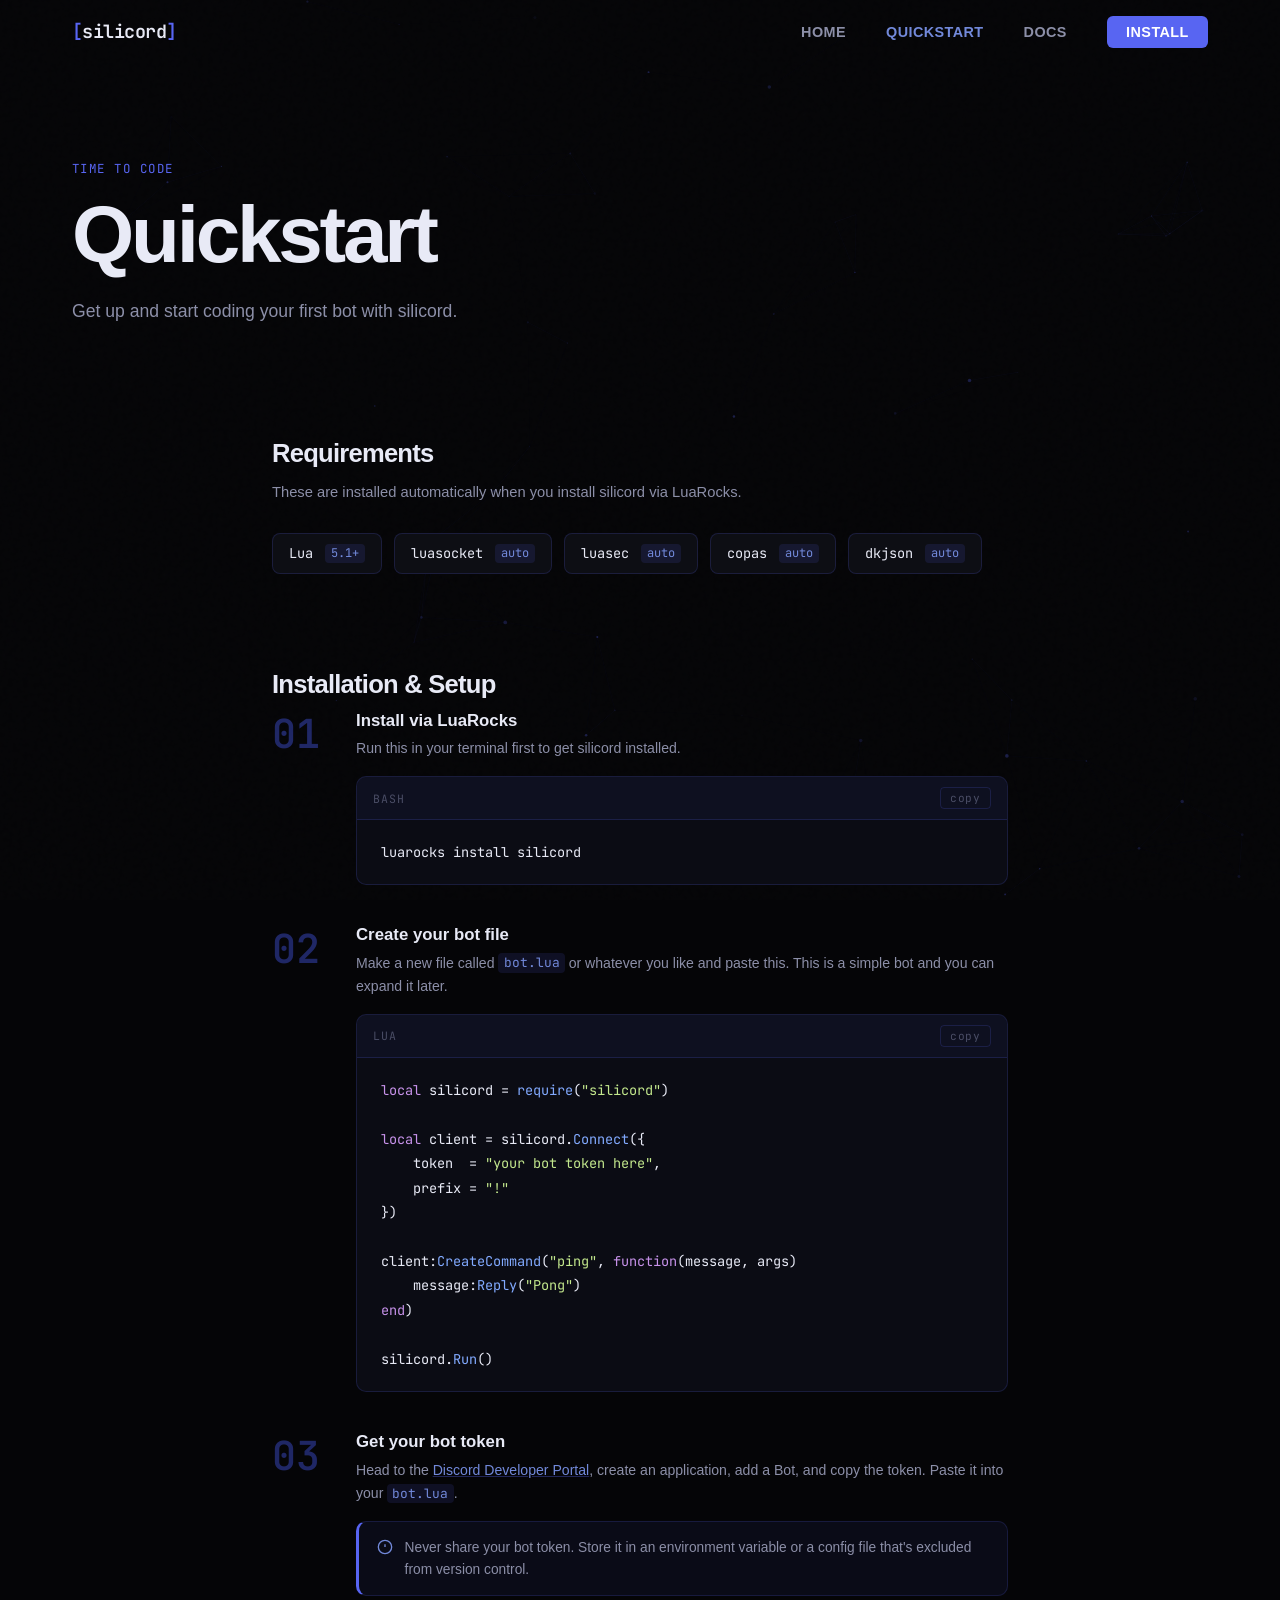
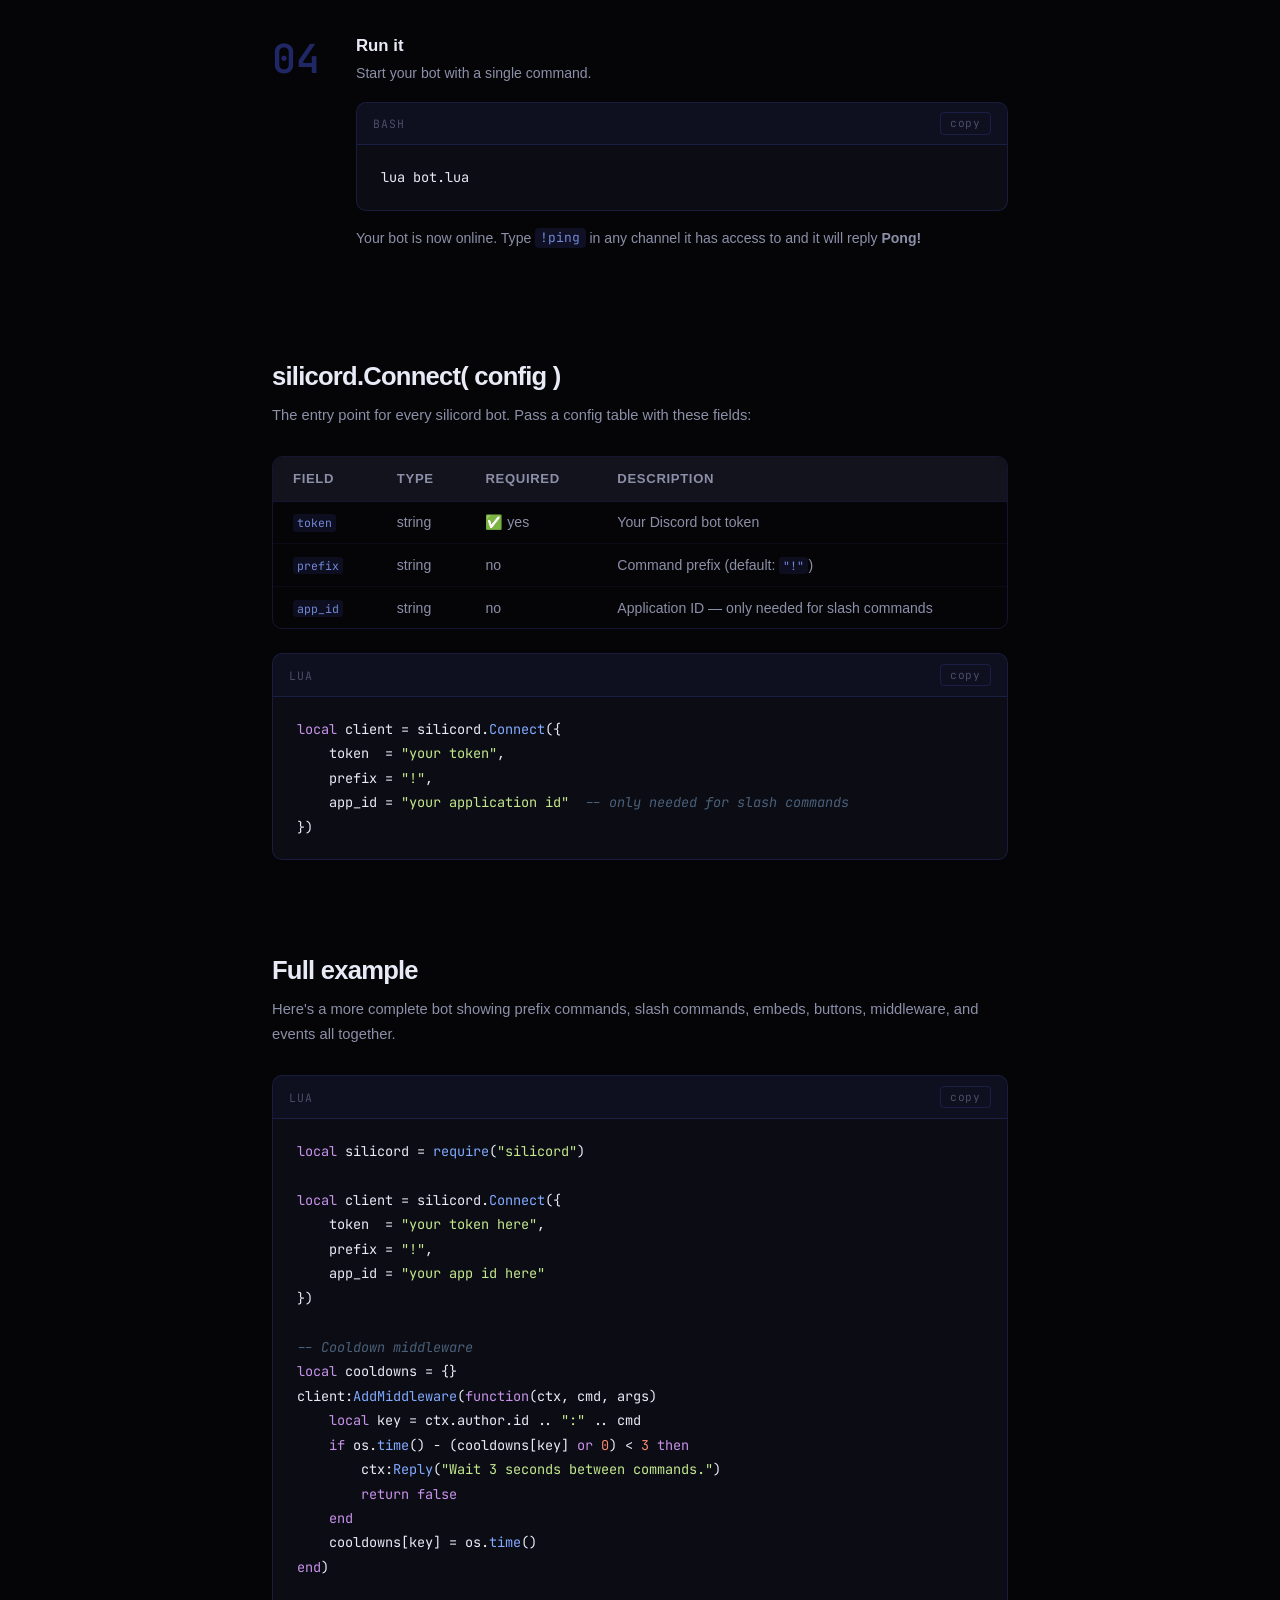
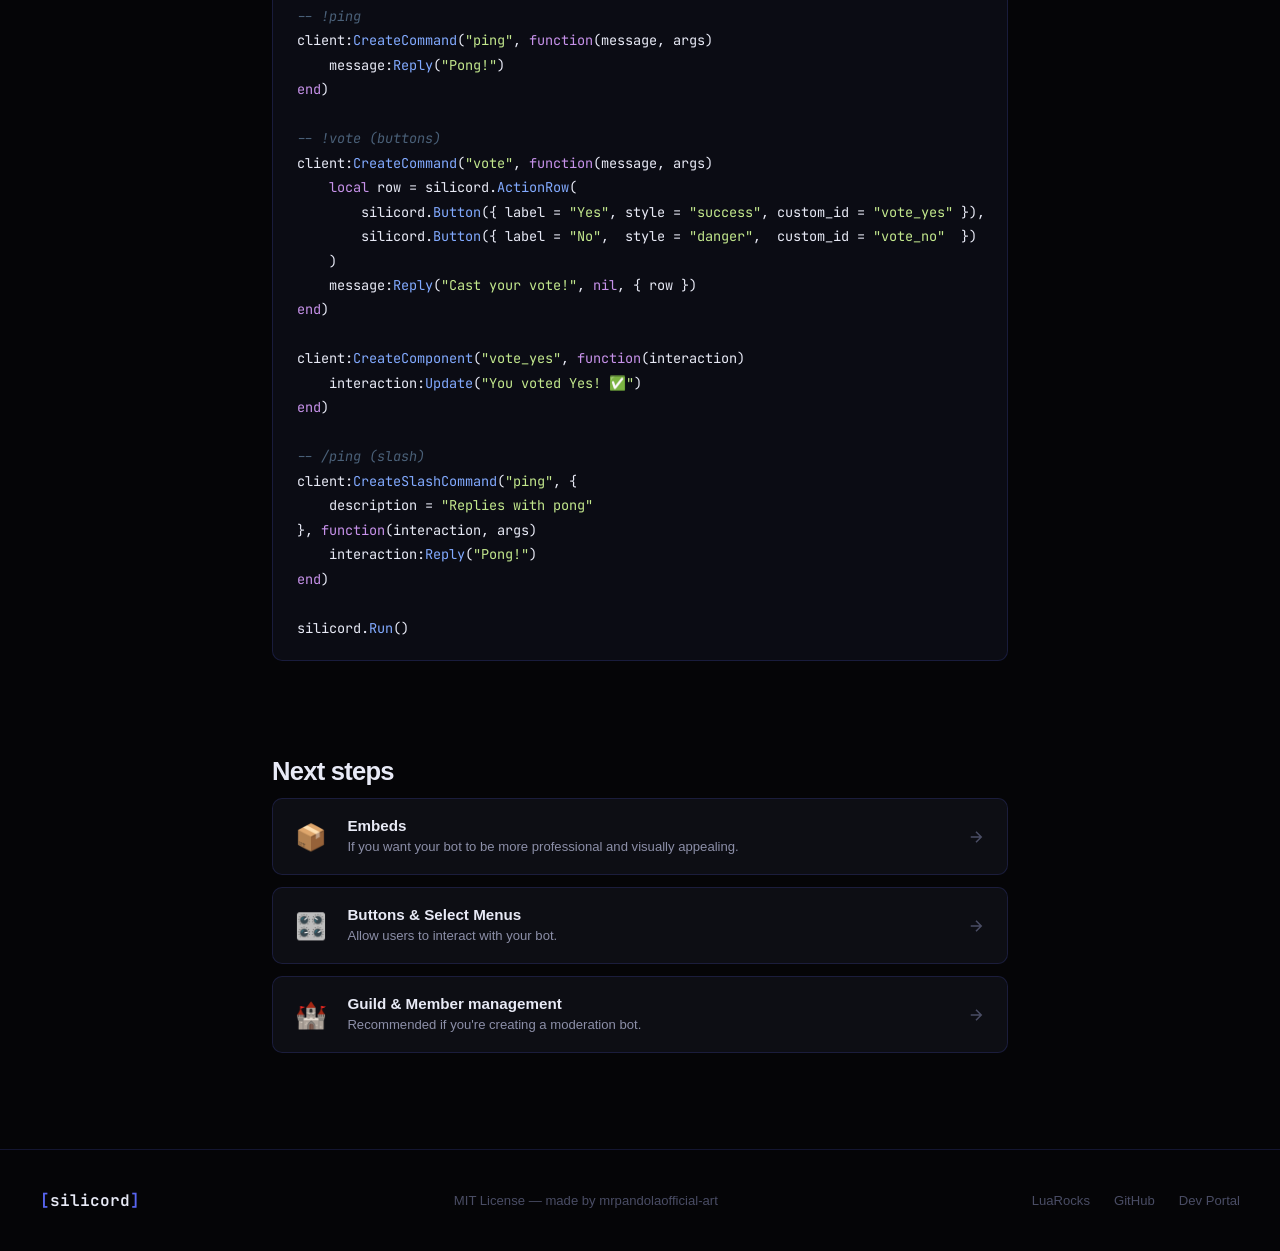
<file: quickstart.html>
<!DOCTYPE html>
<html lang="en">
<head>
  <meta charset="UTF-8" />
  <meta name="viewport" content="width=device-width, initial-scale=1.0" />
  <title>Quickstart — silicord</title>
  <link rel="icon" type="image/png" href="favicon.png">
  <link rel="preconnect" href="https://fonts.googleapis.com" />
  <link rel="preconnect" href="https://fonts.gstatic.com" crossorigin />
<link href="https://fonts.googleapis.com/css2?family=JetBrains+Mono:ital,wght@0,100..800;1,100..800&display=swap" rel="stylesheet">
  <link rel="stylesheet" href="css/style.css" />
</head>
<body>
  <canvas id="bg-canvas"></canvas>
  <div class="noise"></div>

  <nav class="nav" id="nav">
    <div class="nav-inner">
      <a href="index.html" class="nav-logo">
        <span class="logo-bracket">[</span>silicord<span class="logo-bracket">]</span>
      </a>
      <ul class="nav-links">
        <li><a href="index.html">Home</a></li>
        <li><a href="quickstart.html" class="nav-active">Quickstart</a></li>
        <li><a href="docs.html">Docs</a></li>
        <li><a href="https://luarocks.org/modules/mrpandolaofficial-art/silicord" target="_blank" class="nav-cta">Install</a></li>
      </ul>
      <button class="hamburger" id="hamburger" aria-label="Menu">
        <span></span><span></span><span></span>
      </button>
    </div>
    <div class="mobile-menu" id="mobile-menu">
      <a href="index.html">Home</a>
      <a href="quickstart.html">Quickstart</a>
      <a href="docs.html">Docs</a>
      <a href="https://luarocks.org/modules/mrpandolaofficial-art/silicord" target="_blank">Install</a>
    </div>
  </nav>

  <!-- PAGE HERO -->
  <section class="page-hero">
    <div class="section-label reveal">Time to Code</div>
    <h1 class="page-title reveal">Quickstart</h1>
    <p class="page-sub reveal">Get up and start coding your first bot with silicord.</p>
  </section>

  <!-- REQUIREMENTS -->
  <section class="qs-section">
    <h2 class="qs-heading reveal">Requirements</h2>
    <p class="qs-desc reveal">These are installed automatically when you install silicord via LuaRocks.</p>
    <div class="req-grid reveal">
      <div class="req-card">
        <span class="req-name">Lua</span>
        <span class="req-ver">5.1+</span>
      </div>
      <div class="req-card">
        <span class="req-name">luasocket</span>
        <span class="req-ver">auto</span>
      </div>
      <div class="req-card">
        <span class="req-name">luasec</span>
        <span class="req-ver">auto</span>
      </div>
      <div class="req-card">
        <span class="req-name">copas</span>
        <span class="req-ver">auto</span>
      </div>
      <div class="req-card">
        <span class="req-name">dkjson</span>
        <span class="req-ver">auto</span>
      </div>
    </div>
  </section>

  <!-- STEPS -->
  <section class="qs-section">
    <h2 class="qs-heading reveal">Installation &amp; Setup</h2>
    <div class="qs-steps">

      <div class="qs-step reveal">
        <div class="qs-num">01</div>
        <div class="qs-content">
          <h3>Install via LuaRocks</h3>
          <p>Run this in your terminal first to get silicord installed.</p>
          <div class="code-block">
            <div class="code-header">
              <span class="code-lang">bash</span>
              <button class="copy-code" data-code="luarocks install silicord">copy</button>
            </div>
            <pre><code>luarocks install silicord</code></pre>
          </div>
        </div>
      </div>

      <div class="qs-step reveal">
        <div class="qs-num">02</div>
        <div class="qs-content">
          <h3>Create your bot file</h3>
          <p>Make a new file called <code>bot.lua</code> or whatever you like and paste this. This is a simple bot and you can expand it later.</p>
          <div class="code-block">
            <div class="code-header">
              <span class="code-lang">lua</span>
              <button class="copy-code" data-code='local silicord = require("silicord")

local client = silicord.Connect({
    token  = "your bot token here",
    prefix = "!"
})

client:CreateCommand("ping", function(message, args)
    message:Reply("Pong")
end)

silicord.Run()'>copy</button>
            </div>
            <pre><code class="lua"><span class="kw">local</span> silicord = <span class="fn">require</span>(<span class="str">"silicord"</span>)

<span class="kw">local</span> client = silicord.<span class="fn">Connect</span>({
    token  = <span class="str">"your bot token here"</span>,
    prefix = <span class="str">"!"</span>
})

client:<span class="fn">CreateCommand</span>(<span class="str">"ping"</span>, <span class="kw">function</span>(message, args)
    message:<span class="fn">Reply</span>(<span class="str">"Pong"</span>)
<span class="kw">end</span>)

silicord.<span class="fn">Run</span>()</code></pre>
          </div>
        </div>
      </div>

      <div class="qs-step reveal">
        <div class="qs-num">03</div>
        <div class="qs-content">
          <h3>Get your bot token</h3>
          <p>Head to the <a href="https://discord.com/developers/applications" target="_blank" class="inline-link">Discord Developer Portal</a>, create an application, add a Bot, and copy the token. Paste it into your <code>bot.lua</code>.</p>
          <div class="tip-box">
            <svg width="16" height="16" viewBox="0 0 24 24" fill="none" stroke="currentColor" stroke-width="2"><circle cx="12" cy="12" r="10"/><line x1="12" y1="8" x2="12" y2="12"/><line x1="12" y1="16" x2="12.01" y2="16"/></svg>
            Never share your bot token. Store it in an environment variable or a config file that's excluded from version control.
          </div>
        </div>
      </div>

      <div class="qs-step reveal">
        <div class="qs-num">04</div>
        <div class="qs-content">
          <h3>Run it</h3>
          <p>Start your bot with a single command.</p>
          <div class="code-block">
            <div class="code-header">
              <span class="code-lang">bash</span>
              <button class="copy-code" data-code="lua bot.lua">copy</button>
            </div>
            <pre><code>lua bot.lua</code></pre>
          </div>
          <p class="after-step">Your bot is now online. Type <code>!ping</code> in any channel it has access to and it will reply <strong>Pong!</strong></p>
        </div>
      </div>

    </div>
  </section>

  <!-- CONNECT CONFIG -->
  <section class="qs-section">
    <h2 class="qs-heading reveal">silicord.Connect( config )</h2>
    <p class="qs-desc reveal">The entry point for every silicord bot. Pass a config table with these fields:</p>
    <div class="compare-table reveal">
      <table>
        <thead>
          <tr><th>Field</th><th>Type</th><th>Required</th><th>Description</th></tr>
        </thead>
        <tbody>
          <tr><td><code>token</code></td><td>string</td><td>✅ yes</td><td>Your Discord bot token</td></tr>
          <tr><td><code>prefix</code></td><td>string</td><td>no</td><td>Command prefix (default: <code>"!"</code>)</td></tr>
          <tr><td><code>app_id</code></td><td>string</td><td>no</td><td>Application ID — only needed for slash commands</td></tr>
        </tbody>
      </table>
    </div>
    <div class="code-block reveal" style="margin-top:1.5rem">
      <div class="code-header">
        <span class="code-lang">lua</span>
        <button class="copy-code" data-code='local client = silicord.Connect({
    token  = "your token",
    prefix = "!",
    app_id = "your application id"  -- only needed for slash commands
})'>copy</button>
      </div>
      <pre><code class="lua"><span class="kw">local</span> client = silicord.<span class="fn">Connect</span>({
    token  = <span class="str">"your token"</span>,
    prefix = <span class="str">"!"</span>,
    app_id = <span class="str">"your application id"</span>  <span class="cmt">-- only needed for slash commands</span>
})</code></pre>
    </div>
  </section>

  <!-- FULL EXAMPLE -->
  <section class="qs-section">
    <h2 class="qs-heading reveal">Full example</h2>
    <p class="qs-desc reveal">Here's a more complete bot showing prefix commands, slash commands, embeds, buttons, middleware, and events all together.</p>
    <div class="code-block reveal">
      <div class="code-header">
        <span class="code-lang">lua</span>
        <button class="copy-code" data-code='local silicord = require("silicord")

local client = silicord.Connect({
    token  = "your token here",
    prefix = "!",
    app_id = "your app id here"
})

-- Cooldown middleware
-- Uses silicord.CollectionService to skip cooldown for commands tagged "NoCooldown"
local cooldowns = {}
client:AddMiddleware(function(ctx, cmd, args)
    if silicord.CollectionService:HasTag(nil, cmd, "NoCooldown") then return end
    local key = ctx.author.id .. ":" .. cmd
    local elapsed = os.time() - (cooldowns[key] or 0)
    local clamped = silicord.math.clamp(elapsed, 0, 3)
    if clamped < 3 then
        ctx:Reply("Wait " .. (3 - clamped) .. " second(s) between commands.")
        return false
    end
    cooldowns[key] = os.time()
end)

-- !ping is exempt from cooldown
silicord.CollectionService:AddTag(nil, "ping", "NoCooldown")

-- !ping
client:CreateCommand("ping", function(message, args)
    message:Reply("Pong!")
end)

-- !timeout @user 60 spamming
client:CreateCommand("timeout", function(message, args)
    local member = message:GetMember()
    member:Timeout(60, args.raw)
    message:Reply("User timed out for 60 seconds.")
end)

-- !vote (buttons — using silicord.Instance.new)
client:CreateCommand("vote", function(message, args)
    local yes = silicord.Instance.new("Button")
    yes.Label    = "Yes ✅"
    yes.Style    = "success"
    yes.CustomId = "vote_yes"

    local no = silicord.Instance.new("Button")
    no.Label    = "No ❌"
    no.Style    = "danger"
    no.CustomId = "vote_no"

    local row = silicord.ActionRow(yes:Build(), no:Build())
    message:Reply("Cast your vote!", nil, { row })
end)

client:CreateComponent("vote_yes", function(interaction)
    interaction:Update("You voted **Yes**! ✅")
end)

client:CreateComponent("vote_no", function(interaction)
    interaction:Update("You voted **No**! ❌")
end)

-- !profile (embed using silicord.Instance.new + Color3)
client:CreateCommand("profile", function(message, args)
    local embed = silicord.Instance.new("Embed")
    embed.Title       = message.author.username .. "&apos;s Profile"
    embed.Description = "Welcome to silicord v1.0.0!"
    embed.Color       = silicord.Color3.fromRGB(88, 101, 242)
    embed.Footer      = "silicord v1.0.0"
    embed.Timestamp   = os.date("!%Y-%m-%dT%H:%M:%SZ")
    embed:AddField("ID", message.author.id, true)
    embed:AddField("Bot?", tostring(message.author.bot or false), true)
    message:Reply(embed:Build())
end)

-- /ping (slash)
client:CreateSlashCommand("ping", {
    description = "Replies with pong"
}, function(interaction, args)
    interaction:Reply("Pong!")
end)

silicord.Run()'>copy</button>
      </div>
      <pre><code class="lua"><span class="kw">local</span> silicord = <span class="fn">require</span>(<span class="str">"silicord"</span>)

<span class="kw">local</span> client = silicord.<span class="fn">Connect</span>({
    token  = <span class="str">"your token here"</span>,
    prefix = <span class="str">"!"</span>,
    app_id = <span class="str">"your app id here"</span>
})

<span class="cmt">-- Cooldown middleware</span>
<span class="kw">local</span> cooldowns = {}
client:<span class="fn">AddMiddleware</span>(<span class="kw">function</span>(ctx, cmd, args)
    <span class="kw">local</span> key = ctx.author.id .. <span class="str">":"</span> .. cmd
    <span class="kw">if</span> os.<span class="fn">time</span>() - (cooldowns[key] <span class="kw">or</span> <span class="num">0</span>) &lt; <span class="num">3</span> <span class="kw">then</span>
        ctx:<span class="fn">Reply</span>(<span class="str">"Wait 3 seconds between commands."</span>)
        <span class="kw">return false</span>
    <span class="kw">end</span>
    cooldowns[key] = os.<span class="fn">time</span>()
<span class="kw">end</span>)

<span class="cmt">-- !ping</span>
client:<span class="fn">CreateCommand</span>(<span class="str">"ping"</span>, <span class="kw">function</span>(message, args)
    message:<span class="fn">Reply</span>(<span class="str">"Pong!"</span>)
<span class="kw">end</span>)

<span class="cmt">-- !vote (buttons)</span>
client:<span class="fn">CreateCommand</span>(<span class="str">"vote"</span>, <span class="kw">function</span>(message, args)
    <span class="kw">local</span> row = silicord.<span class="fn">ActionRow</span>(
        silicord.<span class="fn">Button</span>({ label = <span class="str">"Yes"</span>, style = <span class="str">"success"</span>, custom_id = <span class="str">"vote_yes"</span> }),
        silicord.<span class="fn">Button</span>({ label = <span class="str">"No"</span>,  style = <span class="str">"danger"</span>,  custom_id = <span class="str">"vote_no"</span>  })
    )
    message:<span class="fn">Reply</span>(<span class="str">"Cast your vote!"</span>, <span class="kw">nil</span>, { row })
<span class="kw">end</span>)

client:<span class="fn">CreateComponent</span>(<span class="str">"vote_yes"</span>, <span class="kw">function</span>(interaction)
    interaction:<span class="fn">Update</span>(<span class="str">"You voted Yes! ✅"</span>)
<span class="kw">end</span>)

<span class="cmt">-- /ping (slash)</span>
client:<span class="fn">CreateSlashCommand</span>(<span class="str">"ping"</span>, {
    description = <span class="str">"Replies with pong"</span>
}, <span class="kw">function</span>(interaction, args)
    interaction:<span class="fn">Reply</span>(<span class="str">"Pong!"</span>)
<span class="kw">end</span>)

silicord.<span class="fn">Run</span>()</code></pre>
    </div>
  </section>

  <!-- NEXT STEPS -->
  <section class="qs-section next-steps-section">
    <h2 class="qs-heading reveal">Next steps</h2>
    <div class="next-steps reveal">
      <a href="docs.html#embeds" class="next-card">
        <div class="next-icon">📦</div>
        <div>
          <h4>Embeds</h4>
          <p>If you want your bot to be more professional and visually appealing.</p>
        </div>
        <svg class="next-arrow" viewBox="0 0 24 24" fill="none" stroke="currentColor" stroke-width="2"><path d="M5 12h14M12 5l7 7-7 7"/></svg>
      </a>
      <a href="docs.html#components" class="next-card">
        <div class="next-icon">🎛️</div>
        <div>
          <h4>Buttons &amp; Select Menus</h4>
          <p>Allow users to interact with your bot.</p>
        </div>
        <svg class="next-arrow" viewBox="0 0 24 24" fill="none" stroke="currentColor" stroke-width="2"><path d="M5 12h14M12 5l7 7-7 7"/></svg>
      </a>
      <a href="docs.html#guild" class="next-card">
        <div class="next-icon">🏰</div>
        <div>
          <h4>Guild &amp; Member management</h4>
          <p>Recommended if you're creating a moderation bot.</p>
        </div>
        <svg class="next-arrow" viewBox="0 0 24 24" fill="none" stroke="currentColor" stroke-width="2"><path d="M5 12h14M12 5l7 7-7 7"/></svg>
      </a>
    </div>
  </section>

  <footer class="footer">
    <div class="footer-inner">
      <div class="footer-logo"><span class="logo-bracket">[</span>silicord<span class="logo-bracket">]</span></div>
      <p class="footer-copy">MIT License — made by mrpandolaofficial-art</p>
      <div class="footer-links">
        <a href="https://luarocks.org/modules/mrpandolaofficial-art/silicord" target="_blank">LuaRocks</a>
        <a href="https://github.com/mrpandolaofficial-art/silicord" target="_blank">GitHub</a>
        <a href="https://discord.com/developers/applications" target="_blank">Dev Portal</a>
      </div>
    </div>
  </footer>

  <script src="js/main.js"></script>
</body>
</html>
</file>
<file: css/style.css>
/* =============================================
   SILICORD WEBSITE — BLACK + BLURPLE AESTHETIC
   ============================================= */

:root {
  --blurple: #5865F2;
  --blurple-light: #7289DA;
  --blurple-dim: #3b4ac4;
  --black: #050507;
  --surface: #0d0e14;
  --surface2: #12131c;
  --surface3: #1a1c2a;
  --border: rgba(88, 101, 242, 0.18);
  --text: #e8eaf6;
  --text-dim: #8c8fa8;
  --text-muted: #4a4d65;
  --code-bg: #0b0c14;
  --font-display: 'Syne', sans-serif;
  --font-mono: 'JetBrains Mono', monospace;
  --radius: 10px;
}

*, *::before, *::after { box-sizing: border-box; margin: 0; padding: 0; }
html { scroll-behavior: smooth; }

body {
  background: var(--black);
  color: var(--text);
  font-family: var(--font-display);
  overflow-x: hidden;
}

#bg-canvas {
  position: fixed; inset: 0; z-index: 0;
  pointer-events: none; opacity: 0.45;
}

.noise {
  position: fixed; inset: 0; z-index: 1; pointer-events: none;
  background-image: url("data:image/svg+xml,%3Csvg viewBox='0 0 200 200' xmlns='http://www.w3.org/2000/svg'%3E%3Cfilter id='n'%3E%3CfeTurbulence type='fractalNoise' baseFrequency='0.9' numOctaves='4' stitchTiles='stitch'/%3E%3C/filter%3E%3Crect width='100%25' height='100%25' filter='url(%23n)' opacity='0.04'/%3E%3C/svg%3E");
  opacity: 0.4;
}

nav, section, footer, .docs-layout { position: relative; z-index: 2; }

::-webkit-scrollbar { width: 6px; }
::-webkit-scrollbar-track { background: var(--black); }
::-webkit-scrollbar-thumb { background: var(--blurple-dim); border-radius: 3px; }

/* ======================== NAV ======================== */
.nav {
  position: fixed; top: 0; left: 0; right: 0; z-index: 100;
  transition: background 0.3s, backdrop-filter 0.3s, border-color 0.3s;
  border-bottom: 1px solid transparent;
}

.nav.scrolled {
  background: rgba(5, 5, 7, 0.85);
  backdrop-filter: blur(20px);
  border-color: var(--border);
}

.nav-inner {
  max-width: 1200px; margin: 0 auto; padding: 1.2rem 2rem;
  display: flex; align-items: center; justify-content: space-between;
}

.nav-logo {
  font-family: var(--font-mono); font-size: 1.15rem; font-weight: 600;
  color: var(--text); text-decoration: none; letter-spacing: -0.03em;
}

.logo-bracket { color: var(--blurple); }

.nav-links {
  display: flex; align-items: center; gap: 2.5rem; list-style: none;
}

.nav-links a {
  color: var(--text-dim); text-decoration: none; font-size: 0.9rem;
  font-weight: 600; letter-spacing: 0.03em; text-transform: uppercase;
  transition: color 0.2s;
}

.nav-links a:hover { color: var(--text); }
.nav-links a.nav-active { color: var(--blurple-light); }

.nav-cta {
  background: var(--blurple) !important; color: #fff !important;
  padding: 0.5rem 1.2rem; border-radius: 6px;
  transition: background 0.2s, transform 0.15s !important;
}
.nav-cta:hover {
  background: var(--blurple-light) !important; transform: translateY(-1px);
}

.hamburger {
  display: none; flex-direction: column; gap: 5px;
  background: none; border: none; cursor: pointer; padding: 4px;
}
.hamburger span {
  display: block; width: 24px; height: 2px;
  background: var(--text); border-radius: 2px; transition: all 0.3s;
}

.mobile-menu {
  display: none; flex-direction: column;
  padding: 1rem 2rem 1.5rem; gap: 1rem;
  background: rgba(5, 5, 7, 0.97); border-top: 1px solid var(--border);
}
.mobile-menu a { color: var(--text-dim); text-decoration: none; font-size: 1rem; font-weight: 600; transition: color 0.2s; }
.mobile-menu a:hover { color: var(--blurple); }

@media (max-width: 768px) {
  .nav-links { display: none; }
  .hamburger { display: flex; }
  .mobile-menu.open { display: flex; }
}

/* ======================== REVEAL ======================== */
.reveal {
  opacity: 0; transform: translateY(28px);
  transition: opacity 0.7s ease, transform 0.7s ease;
}
.reveal.visible { opacity: 1; transform: translateY(0); }

/* ======================== HERO ======================== */
.hero {
  min-height: 100vh; display: flex; flex-direction: column;
  align-items: center; justify-content: center;
  text-align: center; padding: 8rem 2rem 5rem; position: relative;
}

.hero-badge {
  display: inline-flex; align-items: center; gap: 0.6rem;
  background: rgba(88, 101, 242, 0.12); border: 1px solid var(--border);
  color: var(--blurple-light); font-family: var(--font-mono); font-size: 0.78rem;
  padding: 0.4rem 1rem; border-radius: 50px; margin-bottom: 2rem;
  letter-spacing: 0.02em; transition-delay: 0.1s;
}

.badge-dot {
  width: 7px; height: 7px; background: #3ba55d;
  border-radius: 50%; animation: pulse-dot 2s ease infinite;
}

@keyframes pulse-dot {
  0%, 100% { box-shadow: 0 0 0 0 rgba(59, 165, 93, 0.6); }
  50%       { box-shadow: 0 0 0 5px rgba(59, 165, 93, 0); }
}

.hero-title {
  font-family: var(--font-display); font-weight: 800;
  font-size: clamp(3rem, 8vw, 6.5rem); line-height: 1.05;
  letter-spacing: -0.04em; margin-bottom: 1.5rem; transition-delay: 0.2s;
}

.gradient-text {
  background: linear-gradient(135deg, var(--blurple) 0%, var(--blurple-light) 50%, #a0aeff 100%);
  -webkit-background-clip: text; -webkit-text-fill-color: transparent;
  background-clip: text; display: inline-block;
}

.hero-sub {
  font-size: clamp(1rem, 2vw, 1.15rem); color: var(--text-dim);
  max-width: 560px; line-height: 1.75; margin-bottom: 2.5rem; transition-delay: 0.3s;
}

.hero-sub code, .qs-content p code, .doc-p code, .after-step code {
  font-family: var(--font-mono); color: var(--blurple-light);
  background: rgba(88, 101, 242, 0.12); padding: 0.1em 0.4em;
  border-radius: 4px; font-size: 0.92em;
}

.hero-actions {
  display: flex; gap: 1rem; flex-wrap: wrap;
  justify-content: center; margin-bottom: 2rem; transition-delay: 0.4s;
}

.btn {
  display: inline-flex; align-items: center; gap: 0.5rem;
  padding: 0.75rem 1.75rem; border-radius: var(--radius);
  font-family: var(--font-display); font-size: 0.92rem; font-weight: 700;
  text-decoration: none; cursor: pointer; border: none;
  transition: transform 0.18s, box-shadow 0.18s, background 0.18s;
}

.btn-primary {
  background: var(--blurple); color: #fff;
  box-shadow: 0 4px 20px rgba(88, 101, 242, 0.4);
}
.btn-primary:hover {
  background: var(--blurple-light); transform: translateY(-2px);
  box-shadow: 0 6px 30px rgba(88, 101, 242, 0.55);
}

.btn-ghost {
  background: transparent; color: var(--text); border: 1px solid var(--border);
}
.btn-ghost:hover { border-color: var(--blurple); color: var(--blurple-light); transform: translateY(-2px); }

.hero-install { transition-delay: 0.5s; }

.install-box {
  display: inline-flex; align-items: center; gap: 0.75rem;
  background: var(--surface); border: 1px solid var(--border);
  border-radius: var(--radius); padding: 0.75rem 1.2rem;
  font-family: var(--font-mono); font-size: 0.92rem; position: relative; overflow: hidden;
}

.install-box::before {
  content: ''; position: absolute; inset: 0;
  background: linear-gradient(90deg, transparent, rgba(88,101,242,0.05), transparent);
  transform: translateX(-100%); animation: shimmer 3s ease infinite 2s;
}

@keyframes shimmer { to { transform: translateX(100%); } }

.install-prompt { color: var(--blurple); }
.install-cmd { color: var(--text); }

.copy-btn {
  background: none; border: none; color: var(--text-muted); cursor: pointer;
  padding: 0.2rem; display: flex; align-items: center; border-radius: 4px;
  transition: color 0.2s, background 0.2s;
}
.copy-btn:hover { color: var(--blurple-light); background: rgba(88,101,242,0.1); }
.copy-btn.copied { color: #3ba55d; }

.hero-scroll-hint { position: absolute; bottom: 2.5rem; left: 50%; transform: translateX(-50%); }
.scroll-line {
  width: 1px; height: 50px;
  background: linear-gradient(to bottom, var(--blurple), transparent);
  margin: 0 auto; animation: scroll-hint 2s ease infinite;
}

@keyframes scroll-hint {
  0%   { opacity: 0; transform: scaleY(0); transform-origin: top; }
  50%  { opacity: 1; transform: scaleY(1); transform-origin: top; }
  100% { opacity: 0; transform: scaleY(1); transform-origin: bottom; }
}

/* ======================== SECTIONS ======================== */
section { padding: 7rem 2rem; max-width: 1200px; margin: 0 auto; }

.section-label {
  font-family: var(--font-mono); font-size: 0.78rem; color: var(--blurple);
  letter-spacing: 0.12em; text-transform: uppercase;
  margin-bottom: 0.75rem; transition-delay: 0.1s;
}

.section-title {
  font-size: clamp(2rem, 5vw, 3.2rem); font-weight: 800;
  letter-spacing: -0.03em; margin-bottom: 3.5rem; transition-delay: 0.2s;
}

/* ======================== FEATURES ======================== */
.features-grid {
  display: grid; grid-template-columns: repeat(auto-fill, minmax(320px, 1fr));
  gap: 1.5px; background: var(--border); border: 1px solid var(--border);
  border-radius: var(--radius); overflow: hidden;
}

.feature-card {
  background: var(--surface); padding: 2rem; transition: background 0.25s;
}
.feature-card:hover { background: var(--surface2); }

.feature-icon {
  width: 44px; height: 44px; background: rgba(88, 101, 242, 0.12);
  border: 1px solid var(--border); border-radius: 10px;
  display: flex; align-items: center; justify-content: center;
  margin-bottom: 1.25rem; transition: background 0.25s, border-color 0.25s;
}
.feature-card:hover .feature-icon {
  background: rgba(88, 101, 242, 0.22); border-color: rgba(88, 101, 242, 0.4);
}
.feature-icon svg { width: 20px; height: 20px; color: var(--blurple-light); }

.feature-card h3 { font-size: 1rem; font-weight: 700; margin-bottom: 0.6rem; letter-spacing: -0.01em; }
.feature-card p { font-size: 0.88rem; color: var(--text-dim); line-height: 1.65; }
.feature-card p code {
  font-family: var(--font-mono); color: var(--blurple-light);
  background: rgba(88, 101, 242, 0.1); padding: 0.1em 0.35em; border-radius: 3px; font-size: 0.85em;
}

/* ======================== CODE BLOCKS ======================== */
.code-block {
  background: var(--code-bg); border: 1px solid var(--border);
  border-radius: var(--radius); overflow: hidden;
}

.code-header {
  display: flex; align-items: center; justify-content: space-between;
  padding: 0.6rem 1rem; border-bottom: 1px solid var(--border);
  background: rgba(88,101,242,0.05);
}

.code-lang {
  font-family: var(--font-mono); font-size: 0.72rem; color: var(--text-muted);
  text-transform: uppercase; letter-spacing: 0.08em;
}

.copy-code {
  background: none; border: 1px solid var(--border); color: var(--text-muted);
  font-family: var(--font-mono); font-size: 0.7rem; padding: 0.2rem 0.6rem;
  border-radius: 4px; cursor: pointer;
  transition: color 0.2s, border-color 0.2s; letter-spacing: 0.05em;
}
.copy-code:hover { color: var(--blurple-light); border-color: var(--blurple-dim); }
.copy-code.copied { color: #3ba55d; border-color: #3ba55d; }

.code-block pre { padding: 1.25rem 1.5rem; overflow-x: auto; }
.code-block code { font-family: var(--font-mono); font-size: 0.85rem; line-height: 1.8; color: var(--text); }

.kw  { color: #c792ea; }
.fn  { color: #82aaff; }
.str { color: #c3e88d; }
.num { color: #f78c6c; }
.cmt { color: #4a6078; font-style: italic; }

/* ======================== COMPARE TABLE ======================== */
.compare { max-width: 900px; }

.compare-table { overflow-x: auto; border: 1px solid var(--border); border-radius: var(--radius); transition-delay: 0.3s; }
table { width: 100%; border-collapse: collapse; }
thead tr { background: var(--surface2); border-bottom: 1px solid var(--border); }
th { padding: 0.9rem 1.25rem; font-size: 0.82rem; font-weight: 700; text-align: left; color: var(--text-dim); text-transform: uppercase; letter-spacing: 0.05em; }
th.highlight { color: var(--blurple-light); }
tbody tr { border-bottom: 1px solid rgba(88,101,242,0.07); transition: background 0.18s; }
tbody tr:last-child { border-bottom: none; }
tbody tr:hover { background: var(--surface2); }
td { padding: 0.8rem 1.25rem; font-size: 0.88rem; color: var(--text-dim); }
td:first-child { color: var(--text); }
td code { font-family: var(--font-mono); color: var(--blurple-light); background: rgba(88, 101, 242, 0.1); padding: 0.1em 0.35em; border-radius: 3px; font-size: 0.82em; }
td.highlight { color: var(--text); font-weight: 600; }

/* ======================== CTA ======================== */
.cta-section {
  max-width: 100%; padding: 7rem 2rem; text-align: center; position: relative; overflow: hidden;
}
.cta-glow {
  position: absolute; width: 600px; height: 300px;
  background: radial-gradient(ellipse, rgba(88,101,242,0.25) 0%, transparent 70%);
  top: 50%; left: 50%; transform: translate(-50%, -50%); pointer-events: none;
}
.cta-title { font-size: clamp(2.5rem, 6vw, 4rem); font-weight: 800; letter-spacing: -0.04em; margin-bottom: 0.75rem; transition-delay: 0.1s; }
.cta-sub { color: var(--text-dim); font-size: 1.1rem; margin-bottom: 2rem; transition-delay: 0.2s; }
.cta-install { margin-bottom: 2rem; transition-delay: 0.3s; }
.cta-links { display: flex; gap: 1rem; justify-content: center; transition-delay: 0.4s; }

/* ======================== FOOTER ======================== */
.footer { border-top: 1px solid var(--border); padding: 2.5rem 2rem; }
.footer-inner {
  max-width: 1200px; margin: 0 auto; display: flex;
  align-items: center; justify-content: space-between; flex-wrap: wrap; gap: 1rem;
}
.footer-logo { font-family: var(--font-mono); font-size: 1rem; font-weight: 600; }
.footer-copy { font-size: 0.82rem; color: var(--text-muted); }
.footer-links { display: flex; gap: 1.5rem; }
.footer-links a { color: var(--text-muted); text-decoration: none; font-size: 0.82rem; transition: color 0.2s; }
.footer-links a:hover { color: var(--blurple-light); }

/* ======================== PAGE HERO (inner pages) ======================== */
.page-hero {
  padding: 10rem 2rem 4rem; max-width: 1200px; margin: 0 auto;
}
.page-title {
  font-size: clamp(2.5rem, 7vw, 5rem); font-weight: 800;
  letter-spacing: -0.04em; margin-bottom: 1rem; transition-delay: 0.2s;
}
.page-sub { font-size: 1.1rem; color: var(--text-dim); line-height: 1.7; transition-delay: 0.3s; }

/* ======================== QUICKSTART PAGE ======================== */
.qs-section { max-width: 800px; margin: 0 auto; padding: 3rem 2rem; }
.qs-heading { font-size: 1.6rem; font-weight: 800; letter-spacing: -0.03em; margin-bottom: 0.75rem; transition-delay: 0.15s; }
.qs-desc { font-size: 0.92rem; color: var(--text-dim); line-height: 1.7; margin-bottom: 1.75rem; }

.qs-steps { display: flex; flex-direction: column; gap: 2.5rem; }
.qs-step { display: grid; grid-template-columns: 60px 1fr; gap: 1.5rem; align-items: start; }
.qs-num { font-family: var(--font-mono); font-size: 2.5rem; font-weight: 600; color: var(--blurple-dim); opacity: 0.5; line-height: 1; padding-top: 0.2rem; }
.qs-content h3 { font-size: 1.05rem; font-weight: 700; margin-bottom: 0.4rem; }
.qs-content p { font-size: 0.88rem; color: var(--text-dim); margin-bottom: 1rem; line-height: 1.65; }
.after-step { margin-top: 1rem !important; }

.tip-box {
  display: flex; gap: 0.75rem; align-items: flex-start;
  background: rgba(88, 101, 242, 0.07); border: 1px solid var(--border);
  border-left: 3px solid var(--blurple); border-radius: var(--radius);
  padding: 0.9rem 1.1rem; font-size: 0.86rem; color: var(--text-dim);
  line-height: 1.6; margin-top: 1rem;
}
.tip-box svg { flex-shrink: 0; color: var(--blurple-light); margin-top: 2px; }

.inline-link { color: var(--blurple-light); text-decoration: underline; text-decoration-color: rgba(88,101,242,0.35); transition: color 0.2s; }
.inline-link:hover { color: #fff; }

/* Requirements */
.req-grid { display: flex; flex-wrap: wrap; gap: 0.75rem; }
.req-card {
  display: flex; align-items: center; gap: 0.75rem;
  background: var(--surface); border: 1px solid var(--border);
  border-radius: 8px; padding: 0.6rem 1rem;
}
.req-name { font-family: var(--font-mono); font-size: 0.85rem; color: var(--text); }
.req-ver { font-family: var(--font-mono); font-size: 0.75rem; color: var(--blurple-light); background: rgba(88,101,242,0.12); padding: 0.15em 0.5em; border-radius: 4px; }

/* Next steps */
.next-steps-section { padding-bottom: 6rem; }
.next-steps { display: flex; flex-direction: column; gap: 0.75rem; }
.next-card {
  display: flex; align-items: center; gap: 1.25rem;
  background: var(--surface); border: 1px solid var(--border);
  border-radius: var(--radius); padding: 1.1rem 1.4rem;
  text-decoration: none; color: var(--text);
  transition: background 0.2s, border-color 0.2s, transform 0.18s;
}
.next-card:hover { background: var(--surface2); border-color: var(--blurple-dim); transform: translateX(4px); }
.next-icon { font-size: 1.6rem; flex-shrink: 0; }
.next-card h4 { font-size: 0.95rem; font-weight: 700; margin-bottom: 0.2rem; }
.next-card p { font-size: 0.82rem; color: var(--text-dim); line-height: 1.5; }
.next-arrow { width: 18px; height: 18px; color: var(--text-muted); margin-left: auto; flex-shrink: 0; transition: color 0.2s; }
.next-card:hover .next-arrow { color: var(--blurple-light); }

/* ======================== DOCS PAGE ======================== */
.docs-layout {
  display: grid;
  grid-template-columns: 230px 1fr;
  max-width: 1200px; margin: 0 auto; padding: 0 2rem 6rem;
  gap: 3rem; align-items: start;
}

.docs-sidebar {
  position: sticky; top: 5rem;
}

.sidebar-nav { display: flex; flex-direction: column; gap: 1.75rem; }
.sidebar-group-label {
  font-family: var(--font-mono); font-size: 0.68rem; letter-spacing: 0.12em;
  text-transform: uppercase; color: var(--text-muted); margin-bottom: 0.5rem;
}
.sidebar-group { display: flex; flex-direction: column; gap: 0.15rem; }
.sidebar-link {
  color: var(--text-dim); text-decoration: none; font-size: 0.88rem;
  padding: 0.35rem 0.7rem; border-radius: 6px; transition: color 0.2s, background 0.2s;
  border-left: 2px solid transparent;
}
.sidebar-link:hover { color: var(--text); background: rgba(88,101,242,0.07); }
.sidebar-link.active { color: var(--blurple-light); border-left-color: var(--blurple); background: rgba(88,101,242,0.07); }

.docs-main { min-width: 0; }

.doc-section { padding: 3rem 0; border-bottom: 1px solid rgba(88,101,242,0.08); }
.doc-section:last-child { border-bottom: none; }
.doc-section-label { font-family: var(--font-mono); font-size: 0.7rem; color: var(--blurple); letter-spacing: 0.12em; text-transform: uppercase; margin-bottom: 0.5rem; }
.doc-section-title { font-size: 1.8rem; font-weight: 800; letter-spacing: -0.03em; margin-bottom: 1rem; }
.doc-sub { font-size: 1.05rem; font-weight: 700; margin-bottom: 0.6rem; color: var(--text-dim); }
.doc-p { font-size: 0.9rem; color: var(--text-dim); line-height: 1.7; margin-bottom: 1.25rem; }
.doc-p code { font-family: var(--font-mono); color: var(--blurple-light); background: rgba(88,101,242,0.1); padding: 0.1em 0.35em; border-radius: 3px; font-size: 0.88em; }

/* Method table */
.method-table {
  border: 1px solid var(--border); border-radius: var(--radius); overflow: hidden;
}
.method-row {
  display: grid; grid-template-columns: 1fr 1fr; gap: 1rem;
  padding: 0.7rem 1.1rem; border-bottom: 1px solid rgba(88,101,242,0.06);
  font-size: 0.85rem; transition: background 0.15s;
}
.method-row:last-child { border-bottom: none; }
.method-row:hover:not(.header) { background: var(--surface2); }
.method-row.header { background: var(--surface2); font-size: 0.73rem; font-weight: 700; letter-spacing: 0.06em; text-transform: uppercase; color: var(--text-muted); }
.method-row code { font-family: var(--font-mono); color: var(--blurple-light); font-size: 0.82em; }
.method-row div:last-child { color: var(--text-dim); }

/* Changelog */
.changelog { display: flex; flex-direction: column; gap: 0; }
.changelog-item {
  display: grid; grid-template-columns: 90px 1fr; gap: 1.5rem;
  padding: 1.25rem 0; border-bottom: 1px solid rgba(88,101,242,0.07);
  align-items: start;
}
.changelog-item:last-child { border-bottom: none; }
.changelog-ver { font-family: var(--font-mono); font-size: 0.82rem; color: var(--blurple-light); font-weight: 600; padding-top: 2px; }
.changelog-body { font-size: 0.88rem; color: var(--text-dim); line-height: 1.65; }
.changelog-body code { font-family: var(--font-mono); color: var(--blurple-light); background: rgba(88,101,242,0.1); padding: 0.1em 0.35em; border-radius: 3px; font-size: 0.85em; }

/* Docs responsive */
@media (max-width: 900px) {
  .docs-layout { grid-template-columns: 1fr; }
  .docs-sidebar { position: static; }
}

/* ======================== RESPONSIVE ======================== */
@media (max-width: 600px) {
  .qs-step { grid-template-columns: 1fr; }
  .qs-num { font-size: 1.5rem; }
  .footer-inner { flex-direction: column; align-items: flex-start; }
  .hero { padding-top: 7rem; }
  .changelog-item { grid-template-columns: 1fr; gap: 0.5rem; }
  .method-row { grid-template-columns: 1fr; }
}
</file>
